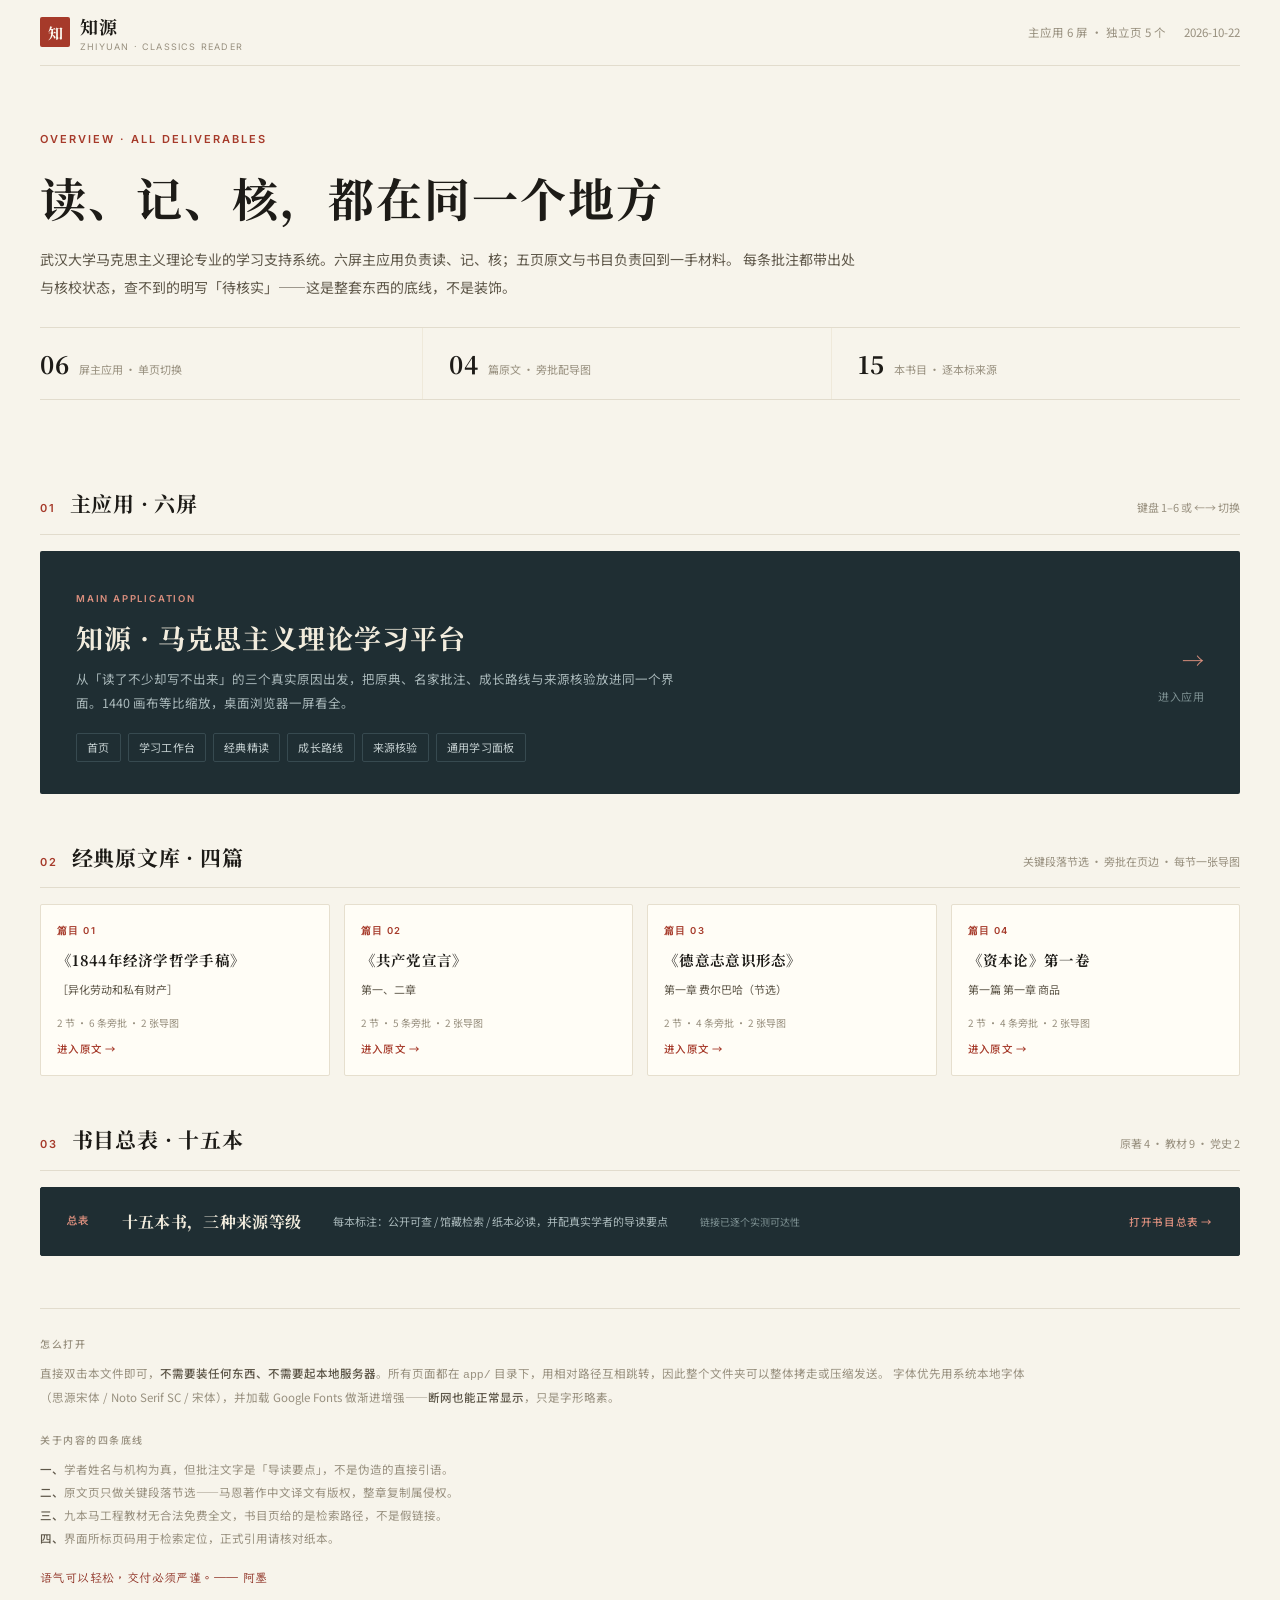
<file: index.html>
<!DOCTYPE html>
<html lang="zh-CN">
<head>
<meta charset="UTF-8">
<meta name="viewport" content="width=device-width, initial-scale=1">
<title>知源 · 作品总览</title>
<link rel="icon" href="favicon.svg" type="image/svg+xml">
<link rel="preconnect" href="https://fonts.googleapis.com">
<link rel="preconnect" href="https://fonts.gstatic.com" crossorigin>
<link rel="stylesheet" href="https://fonts.googleapis.com/css2?family=Noto+Sans+SC:wght@400;500;700&family=Noto+Serif+SC:wght@400;600;700&family=LXGW+WenKai+TC&family=Inter:wght@400;500;600&display=swap" media="print" onload="this.media='all'">
<style>
:root{
  --paper:#F7F4EB; --paper-warm:#F1EBDD; --paper-anno:#FBF6EA; --card:#FFFDF6;
  --ink:#1D1B17; --ink-2:#3A342B; --ink-2b:#5E5749; --ink-3b:#98907F; --ink-4:#B6AE9C;
  --cinnabar:#A63A2A; --cinnabar-tint:#EFE4DA; --cinnabar-ink:#8E3023;
  --deep:#1F2E33; --deep-2:#26383E; --on-deep:#F2ECDD; --on-deep-2:#A9B8BA; --on-deep-3:#7D9092; --rose:#DB8F7E;
  --verify-bg:#E4EEE5; --verify-ink:#2F4F42;
  --pending-bg:#F5EBD5; --pending-ink:#8A6414;
  --line:#DCD4C0; --line-2:#E2DCCD; --line-3:#E6DFCE; --line-4:#EFE9DA;
  --font-serif:"Source Han Serif CN","Noto Serif SC","Songti SC","SimSun",serif;
  --font-sans:"Noto Sans SC","PingFang SC","Microsoft YaHei",sans-serif;
  --font-kai:"LXGW WenKai TC","Kaiti SC","KaiTi",serif;
  --font-mono:"Inter","SF Mono","Consolas",monospace;
  --ease:cubic-bezier(.22,.61,.36,1);
  --r:2px;
}
*{margin:0;padding:0;box-sizing:border-box}
html{-webkit-font-smoothing:antialiased}
body{
  background:var(--paper); color:var(--ink);
  font-family:var(--font-sans); font-size:14px; line-height:1.7;
}
a{color:inherit;text-decoration:none}
.wrap{max-width:1280px;margin:0 auto;padding:0 40px}

/* ---------- 顶栏 ---------- */
.top{
  display:flex;align-items:center;justify-content:space-between;
  height:66px;border-bottom:1px solid var(--line-2);
}
.brand{display:flex;align-items:center;gap:10px}
.mark{
  width:30px;height:30px;border-radius:var(--r);background:var(--cinnabar);
  display:flex;align-items:center;justify-content:center;
  font-family:var(--font-serif);font-weight:700;font-size:15px;color:#FBF7EE;
}
.bname{font-family:var(--font-serif);font-weight:700;font-size:18px;letter-spacing:1.4px}
.bsub{font-family:var(--font-mono);font-size:9px;letter-spacing:1.2px;color:var(--ink-3b);display:block;margin-top:-2px}
.top__right{display:flex;align-items:center;gap:18px;font-size:11.5px;color:var(--ink-3b)}
.top__right b{font-weight:500;color:var(--ink-2b)}

/* ---------- 页头 ---------- */
.hero{padding:64px 0 40px}
.kicker{
  display:block;font-family:var(--font-mono);font-size:11px;font-weight:600;
  letter-spacing:2px;color:var(--cinnabar);margin-bottom:16px;
}
h1{
  font-family:var(--font-serif);font-weight:700;font-size:46px;line-height:64px;
  letter-spacing:2px;margin-bottom:16px;
}
.lede{
  font-size:14px;line-height:28px;color:var(--ink-2b);max-width:820px;margin-bottom:26px;
}
.stats{display:flex;gap:0;border-top:1px solid var(--line-2);border-bottom:1px solid var(--line-2)}
.stat{flex:1;padding:16px 0 15px;display:flex;align-items:baseline;gap:10px}
.stat + .stat{border-left:1px solid var(--line-4);padding-left:26px}
.stat__n{font-family:var(--font-serif);font-weight:700;font-size:24px;letter-spacing:.5px}
.stat__l{font-size:11px;color:var(--ink-3b)}

/* ---------- 区块标题 ---------- */
.sec{padding-top:46px}
.sec__head{
  display:flex;align-items:baseline;gap:14px;
  padding-bottom:12px;border-bottom:1px solid var(--line-2);margin-bottom:16px;
}
.sec__no{font-family:var(--font-mono);font-size:11px;font-weight:600;letter-spacing:1.8px;color:var(--cinnabar)}
.sec__title{font-family:var(--font-serif);font-weight:700;font-size:21px;letter-spacing:.8px}
.sec__note{margin-left:auto;font-size:11px;color:var(--ink-3b)}

/* ---------- 主应用卡 ---------- */
.app{
  display:flex;align-items:flex-start;gap:48px;
  padding:34px 36px 32px;background:var(--deep);border-radius:var(--r);
  transition:background .22s var(--ease);
}
.app:hover{background:#233940}
.app__main{flex:1;min-width:0}
.app__kicker{font-family:var(--font-mono);font-size:9.5px;font-weight:600;letter-spacing:1.8px;color:var(--rose)}
.app__title{
  font-family:var(--font-serif);font-weight:700;font-size:27px;line-height:38px;
  letter-spacing:1px;color:var(--on-deep);margin:10px 0 10px;
}
.app__desc{font-size:12.5px;line-height:24px;color:var(--on-deep-2);max-width:600px;margin-bottom:18px}
.chips{display:flex;flex-wrap:wrap;gap:7px}
.chip{
  padding:4px 10px;border:1px solid #374A50;border-radius:var(--r);
  font-size:11px;color:#C4CFD0;letter-spacing:.3px;
}
.app__go{
  flex:none;display:flex;flex-direction:column;align-items:flex-end;gap:8px;
  align-self:center;
}
.go__arrow{
  font-family:var(--font-serif);font-size:22px;color:var(--rose);
  transition:transform .22s var(--ease);
}
.app:hover .go__arrow{transform:translateX(6px)}
.go__label{font-size:11px;letter-spacing:.5px;color:var(--on-deep-3)}

/* ---------- 篇目格 ---------- */
.grid4{display:grid;grid-template-columns:repeat(4,1fr);gap:14px}
.grid2{display:grid;grid-template-columns:1fr 1fr;gap:14px}
.card{
  display:flex;flex-direction:column;gap:9px;min-height:172px;
  padding:18px 16px;background:var(--card);
  border:1px solid var(--line-3);border-radius:var(--r);
  transition:border-color .22s var(--ease),background .22s var(--ease);
}
.card:hover{border-color:var(--line);background:#FFFEF9}
.card__no{font-family:var(--font-mono);font-size:9.5px;font-weight:600;letter-spacing:1.4px;color:var(--cinnabar)}
.card__title{
  font-family:var(--font-serif);font-weight:700;font-size:14.5px;line-height:23px;letter-spacing:.3px;
}
.card__sub{font-size:11px;line-height:19px;color:var(--ink-2b)}
.card__meta{margin-top:auto;font-size:10px;color:var(--ink-3b)}
.card__go{font-size:10.5px;font-weight:500;letter-spacing:.4px;color:var(--cinnabar)}

/* 书目总表：深色整行 */
.card--index{
  grid-column:1 / -1;background:var(--deep);border-color:var(--deep);
  flex-direction:row;align-items:center;gap:32px;min-height:0;padding:22px 26px;
}
.card--index:hover{background:var(--deep-2);border-color:var(--deep-2)}
.card--index .card__no{color:var(--rose)}
.card--index .card__title{color:var(--on-deep);font-size:16px}
.card--index .card__sub{color:var(--on-deep-2);max-width:720px}
.card--index .card__meta{color:var(--on-deep-3);margin-top:0}
.card--index .card__go{color:var(--rose);margin-left:auto;flex:none;letter-spacing:.6px}

/* ---------- 页脚 ---------- */
.foot{margin-top:52px;padding:26px 0 60px;border-top:1px solid var(--line-2)}
.foot__title{
  font-family:var(--font-sans);font-size:10px;font-weight:500;letter-spacing:1.5px;
  color:var(--ink-3b);margin-bottom:10px;
}
.foot__body{font-size:11.5px;line-height:23px;color:var(--ink-3b);max-width:1000px}
.foot__body strong{font-weight:500;color:var(--ink-2b)}
.foot__sig{
  margin-top:18px;font-family:var(--font-kai);font-size:12px;color:var(--cinnabar-ink);letter-spacing:.4px;
}

/* 矮屏（如 1280×720 笔记本）：压缩页头，让主应用卡完整落在首屏 */
@media (max-height:800px){
  .hero{padding:38px 0 26px}
  h1{font-size:38px;line-height:52px;margin-bottom:12px}
  .lede{font-size:13px;line-height:25px;margin-bottom:20px}
  .stat{padding:12px 0 11px}
  .stat__n{font-size:21px}
  .sec{padding-top:34px}
  .app{padding:26px 30px 24px}
  .app__title{font-size:23px;line-height:34px;margin:8px 0 8px}
}

@media (max-width:640px){
  .wrap{padding:0 18px}
  h1{font-size:26px;line-height:38px;letter-spacing:.8px;text-wrap:balance}
  .lede{font-size:13px;line-height:25px}
  .hero{padding:34px 0 24px}
  .stats{display:grid;grid-template-columns:1fr 1fr;border-bottom:0}
  .stat{padding:12px 0}
  .stat + .stat{border-left:0;padding-left:0}
  .stat__n{font-size:20px}
  .grid4, .grid2{grid-template-columns:1fr}
  .app{padding:22px 18px;gap:14px}
  .app__title{font-size:20px;line-height:29px;text-wrap:balance}
  .app__desc{font-size:12px;line-height:22px}
  .chip{font-size:10.5px;padding:3px 8px}
  .card{min-height:0;padding:16px 14px}
  .card--index{padding:18px}
  .card--index .card__title{font-size:15px}
  .card--index .card__sub{font-size:11px}
  .foot__body{font-size:11px;line-height:22px}
  .top__right span:first-child{display:none}
}

@media (max-width:1080px){
  .wrap{padding:0 24px}
  h1{font-size:34px;line-height:48px;letter-spacing:1.2px}
  .grid4{grid-template-columns:1fr 1fr}
  .app{flex-direction:column;gap:20px}
  .stats{flex-wrap:wrap}
  .stat{flex:1 1 50%}
  .card--index{flex-direction:column;align-items:flex-start;gap:10px}
  .card--index .card__go{margin-left:0}
}
</style>
</head>
<body>

<div class="wrap">

  <header class="top">
    <div class="brand">
      <div class="mark">知</div>
      <div>
        <div class="bname">知源</div>
        <span class="bsub">ZHIYUAN · CLASSICS READER</span>
      </div>
    </div>
    <div class="top__right">
      <span>主应用 6 屏 · 独立页 5 个</span>
      <span>2026-10-22</span>
    </div>
  </header>

  <section class="hero">
    <span class="kicker">OVERVIEW · ALL DELIVERABLES</span>
    <h1>读、记、核，都在同一个地方</h1>
    <p class="lede">
      武汉大学马克思主义理论专业的学习支持系统。六屏主应用负责读、记、核；五页原文与书目负责回到一手材料。
      每条批注都带出处与核校状态，查不到的明写「待核实」——这是整套东西的底线，不是装饰。
    </p>
    <div class="stats">
      <div class="stat"><span class="stat__n">06</span><span class="stat__l">屏主应用 · 单页切换</span></div>
      <div class="stat"><span class="stat__n">04</span><span class="stat__l">篇原文 · 旁批配导图</span></div>
      <div class="stat"><span class="stat__n">15</span><span class="stat__l">本书目 · 逐本标来源</span></div>
    </div>
  </section>

  <!-- 主应用 -->
  <section class="sec">
    <div class="sec__head">
      <span class="sec__no">01</span>
      <h2 class="sec__title">主应用 · 六屏</h2>
      <span class="sec__note">键盘 1–6 或 ←→ 切换</span>
    </div>

    <a class="app" href="app/index.html">
      <div class="app__main">
        <span class="app__kicker">MAIN APPLICATION</span>
        <h3 class="app__title">知源 · 马克思主义理论学习平台</h3>
        <p class="app__desc">
          从「读了不少却写不出来」的三个真实原因出发，把原典、名家批注、成长路线与来源核验放进同一个界面。1440 画布等比缩放，桌面浏览器一屏看全。
        </p>
        <div class="chips">
          <span class="chip">首页</span>
          <span class="chip">学习工作台</span>
          <span class="chip">经典精读</span>
          <span class="chip">成长路线</span>
          <span class="chip">来源核验</span>
          <span class="chip">通用学习面板</span>
        </div>
      </div>
      <div class="app__go">
        <span class="go__arrow">→</span>
        <span class="go__label">进入应用</span>
      </div>
    </a>
  </section>

  <!-- 原文库 -->
  <section class="sec">
    <div class="sec__head">
      <span class="sec__no">02</span>
      <h2 class="sec__title">经典原文库 · 四篇</h2>
      <span class="sec__note">关键段落节选 · 旁批在页边 · 每节一张导图</span>
    </div>

    <div class="grid4">
      <a class="card" href="app/works/manuscrit-1844.html">
        <span class="card__no">篇目 01</span>
        <span class="card__title">《1844年经济学哲学手稿》</span>
        <span class="card__sub">［异化劳动和私有财产］</span>
        <span class="card__meta">2 节 · 6 条旁批 · 2 张导图</span>
        <span class="card__go">进入原文 →</span>
      </a>

      <a class="card" href="app/works/manifesto.html">
        <span class="card__no">篇目 02</span>
        <span class="card__title">《共产党宣言》</span>
        <span class="card__sub">第一、二章</span>
        <span class="card__meta">2 节 · 5 条旁批 · 2 张导图</span>
        <span class="card__go">进入原文 →</span>
      </a>

      <a class="card" href="app/works/german-ideology.html">
        <span class="card__no">篇目 03</span>
        <span class="card__title">《德意志意识形态》</span>
        <span class="card__sub">第一章 费尔巴哈（节选）</span>
        <span class="card__meta">2 节 · 4 条旁批 · 2 张导图</span>
        <span class="card__go">进入原文 →</span>
      </a>

      <a class="card" href="app/works/capital.html">
        <span class="card__no">篇目 04</span>
        <span class="card__title">《资本论》第一卷</span>
        <span class="card__sub">第一篇 第一章 商品</span>
        <span class="card__meta">2 节 · 4 条旁批 · 2 张导图</span>
        <span class="card__go">进入原文 →</span>
      </a>
    </div>
  </section>

  <!-- 书目总表 -->
  <section class="sec">
    <div class="sec__head">
      <span class="sec__no">03</span>
      <h2 class="sec__title">书目总表 · 十五本</h2>
      <span class="sec__note">原著 4 · 教材 9 · 党史 2</span>
    </div>

    <div class="grid2">
      <a class="card card--index" href="app/works/library.html">
        <span class="card__no">总表</span>
        <span class="card__title">十五本书，三种来源等级</span>
        <span class="card__sub">每本标注：公开可查 / 馆藏检索 / 纸本必读，并配真实学者的导读要点</span>
        <span class="card__meta">链接已逐个实测可达性</span>
        <span class="card__go">打开书目总表 →</span>
      </a>
    </div>
  </section>

  <!-- 页脚 -->
  <footer class="foot">
    <p class="foot__title">怎么打开</p>
    <p class="foot__body">
      直接双击本文件即可，<strong>不需要装任何东西、不需要起本地服务器</strong>。所有页面都在 <code>app/</code> 目录下，用相对路径互相跳转，因此整个文件夹可以整体拷走或压缩发送。
      字体优先用系统本地字体（思源宋体 / Noto Serif SC / 宋体），并加载 Google Fonts 做渐进增强——<strong>断网也能正常显示</strong>，只是字形略素。
    </p>

    <p class="foot__title" style="margin-top:22px">关于内容的四条底线</p>
    <p class="foot__body">
      <strong>一、</strong>学者姓名与机构为真，但批注文字是「导读要点」，不是伪造的直接引语。<br>
      <strong>二、</strong>原文页只做关键段落节选——马恩著作中文译文有版权，整章复制属侵权。<br>
      <strong>三、</strong>九本马工程教材无合法免费全文，书目页给的是检索路径，不是假链接。<br>
      <strong>四、</strong>界面所标页码用于检索定位，正式引用请核对纸本。
    </p>

    <p class="foot__sig">语气可以轻松，交付必须严谨。—— 阿墨</p>
  </footer>

</div>

</body>
</html>
</file>
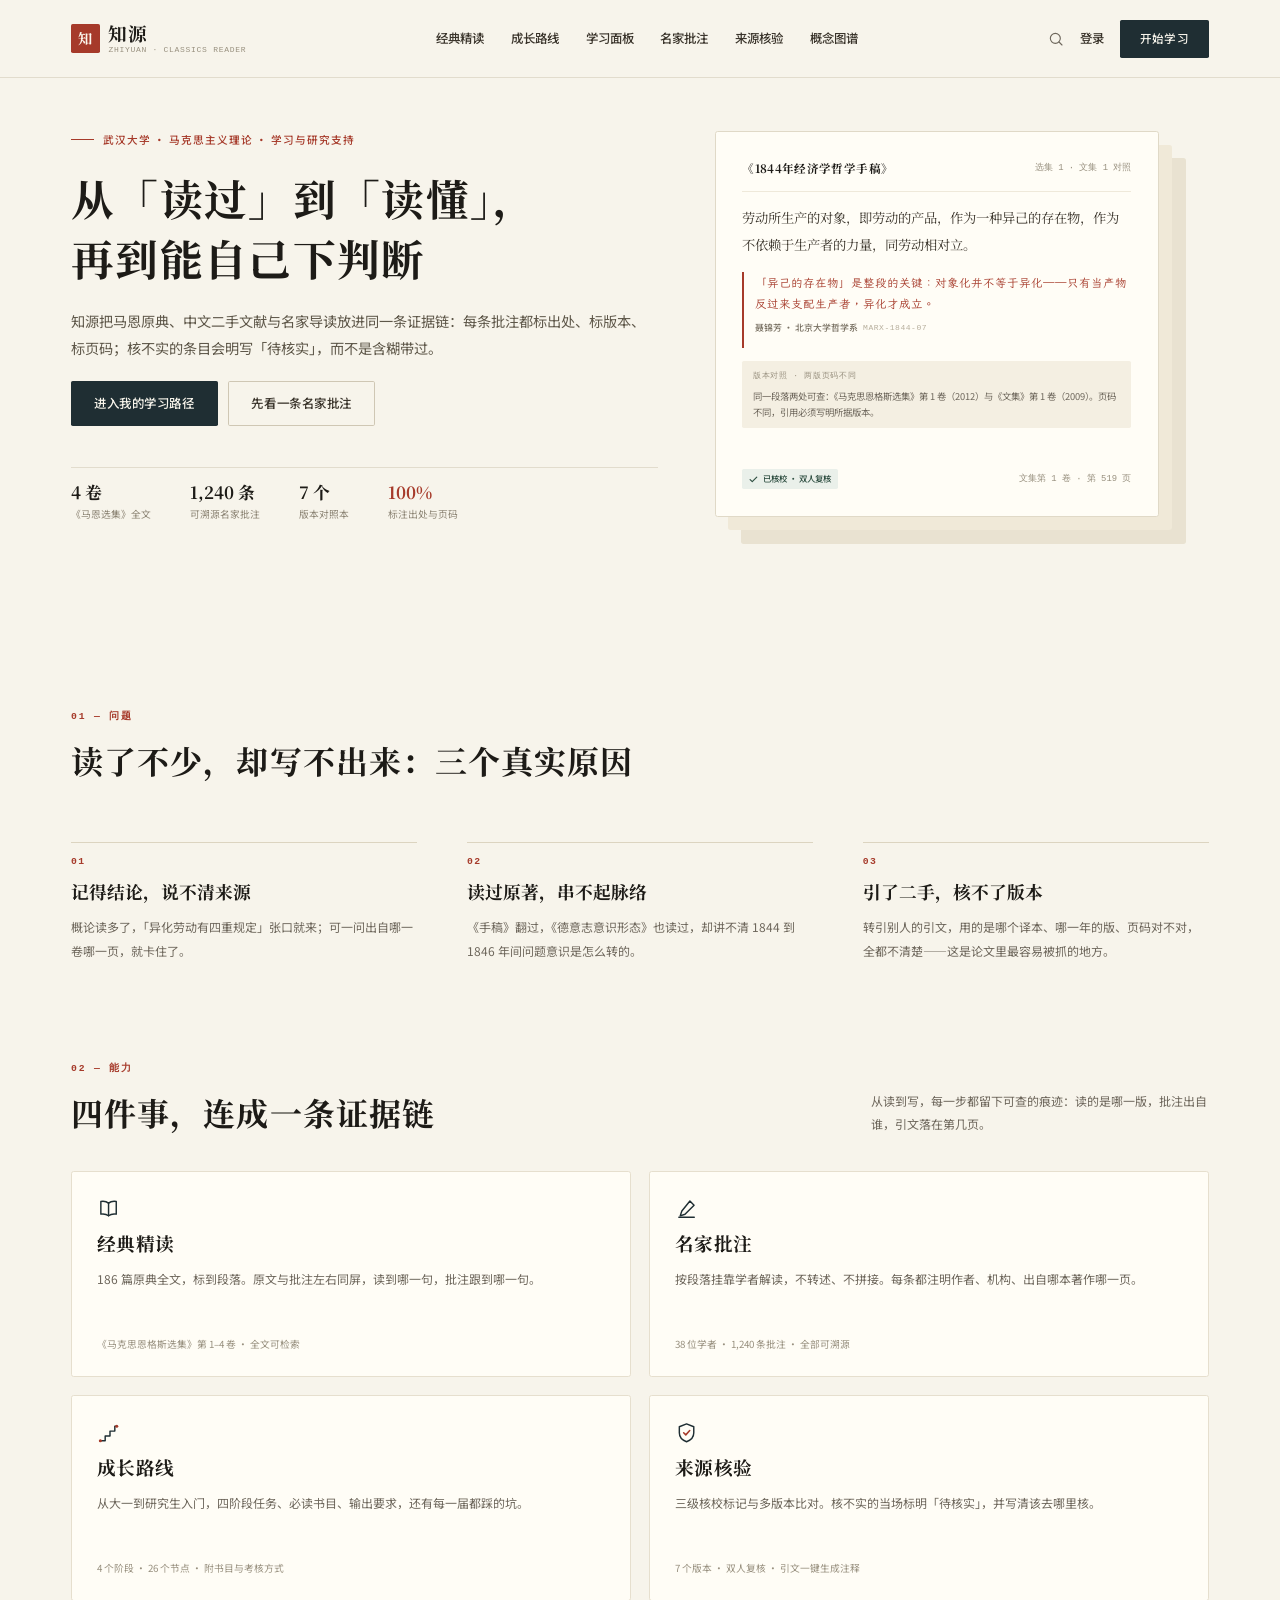
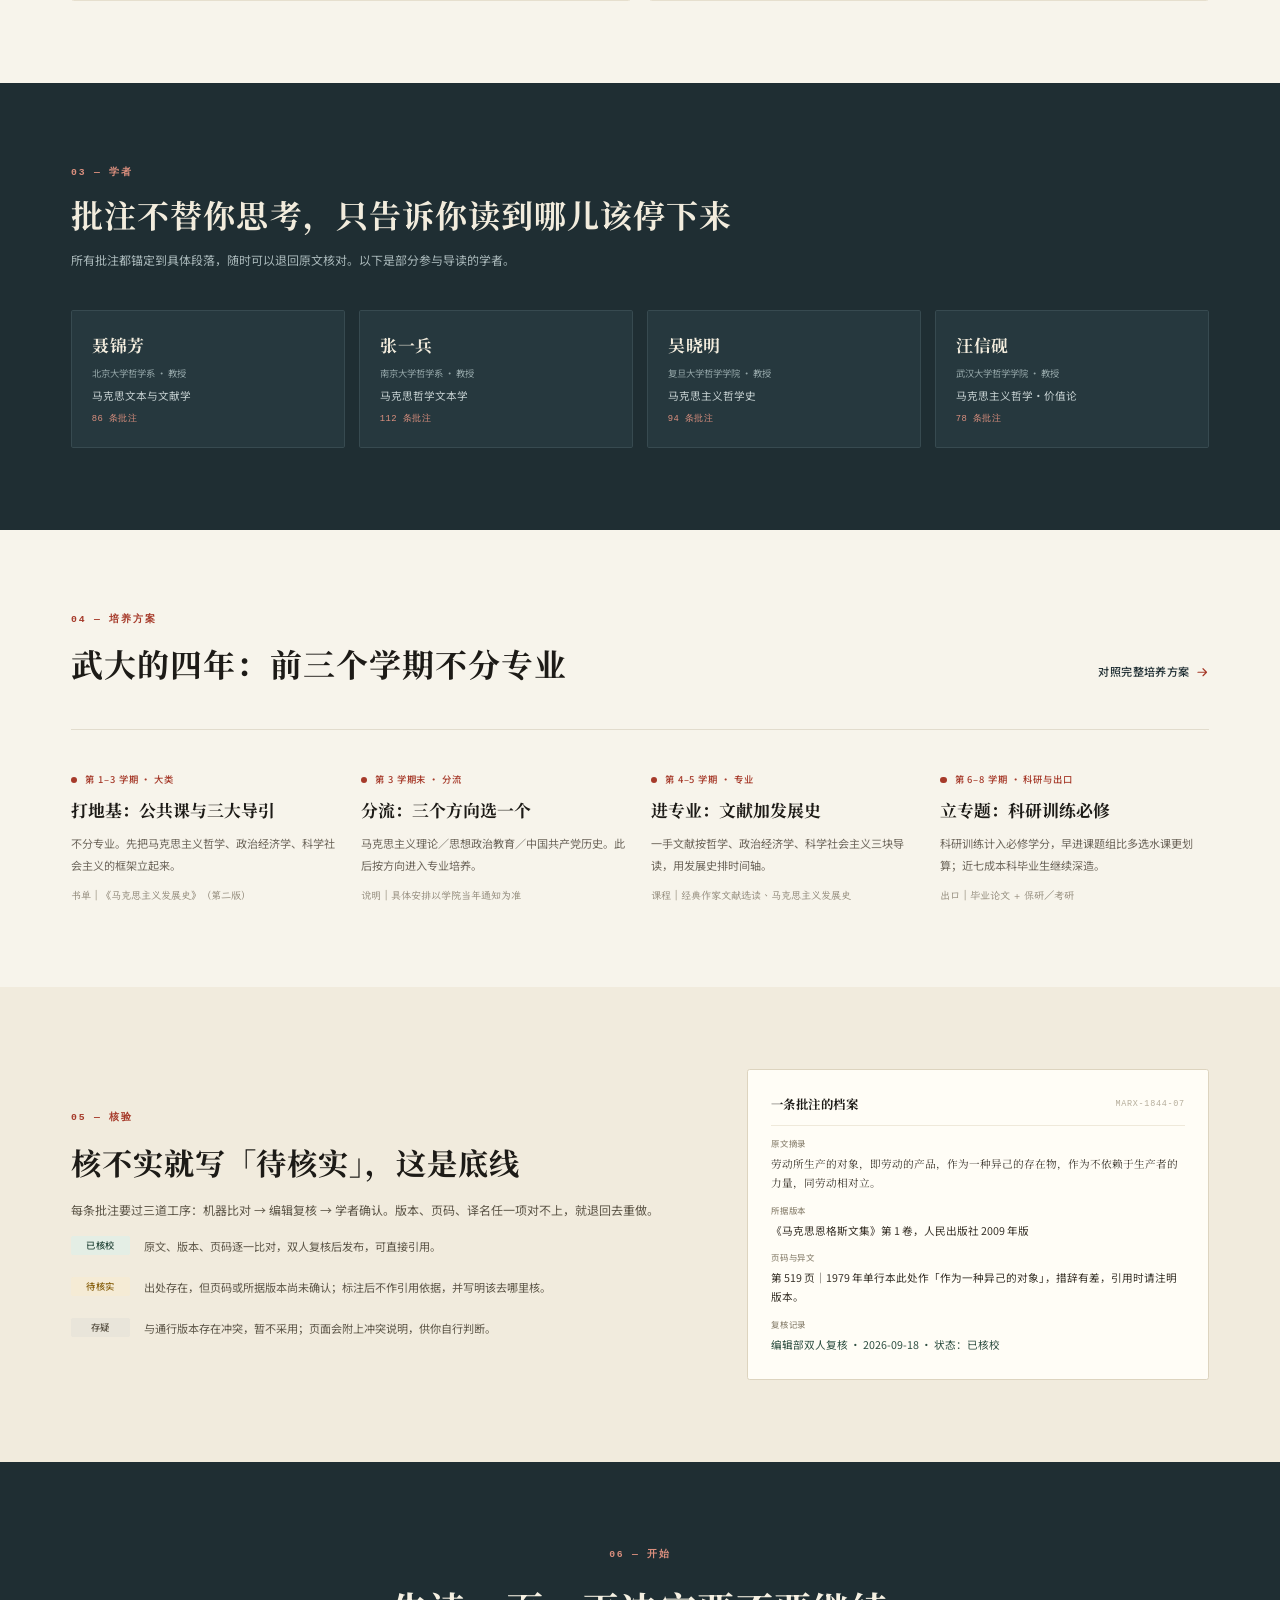
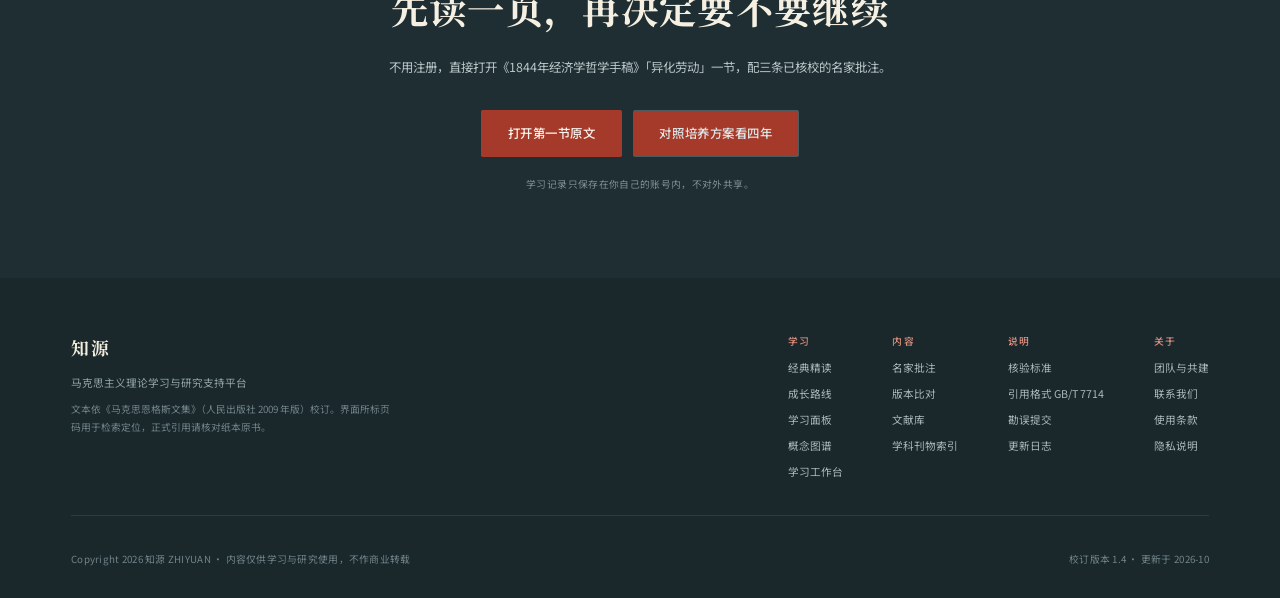
<file: app/index.html>
<!DOCTYPE html>
<html lang="zh-CN">
<head>
<meta charset="UTF-8">
<meta name="viewport" content="width=device-width, initial-scale=1">
<title>知源 · 马克思主义理论学习与研究支持</title>
<meta name="description" content="知源把马恩原典、中文二手文献与名家导读放进同一条证据链：可溯源、可核校、可追溯版本。">
<link rel="icon" href="favicon.svg" type="image/svg+xml">

<link rel="preconnect" href="https://fonts.googleapis.com">
<link rel="preconnect" href="https://fonts.gstatic.com" crossorigin>
<link rel="stylesheet" href="https://fonts.googleapis.com/css2?family=Noto+Sans+SC:wght@400;500;700&family=Noto+Serif+SC:wght@400;600;700&family=LXGW+WenKai+TC&display=swap" media="print" onload="this.media='all'">

<link rel="stylesheet" href="css/tokens.css">
<link rel="stylesheet" href="css/base.css">
<link rel="stylesheet" href="css/home.css">
<link rel="stylesheet" href="css/dashboard.css">
<link rel="stylesheet" href="css/reader.css">
<link rel="stylesheet" href="css/roadmap.css">
<link rel="stylesheet" href="css/verify.css">
<link rel="stylesheet" href="css/panel.css">
<link rel="stylesheet" href="css/mobile.css">
</head>
<body>

<main class="stage" id="stage">

<!-- ============================================================
     01 首页
     ============================================================ -->
<section class="screen is-active" id="home" data-screen="home">

  <header class="site-header">
    <div class="brand">
      <div class="brand__mark">知</div>
      <div class="brand__text">
        <span class="brand__name">知源</span>
        <span class="brand__latin">ZHIYUAN · CLASSICS READER</span>
      </div>
    </div>

    <nav class="nav">
      <a href="#reader" data-nav="reader">经典精读</a>
      <a href="#roadmap" data-nav="roadmap">成长路线</a>
      <a href="#panel" data-nav="panel">学习面板</a>
      <a href="#reader" data-nav="reader">名家批注</a>
      <a href="#verify" data-nav="verify">来源核验</a>
      <a href="#dashboard" data-nav="dashboard">概念图谱</a>
    </nav>

    <div class="header-right">
      <svg class="icon-search" viewBox="0 0 24 24" fill="none" aria-hidden="true">
        <circle cx="11" cy="11" r="7.5" stroke="#6E675C" stroke-width="1.7"/>
        <path d="M16.5 16.5L21 21" stroke="#6E675C" stroke-width="1.7" stroke-linecap="round"/>
      </svg>
      <a class="login link-quiet" href="#dashboard" data-nav="dashboard">登录</a>
      <a class="btn btn-header" href="#dashboard" data-nav="dashboard">开始学习</a>
    </div>
  </header>
  <div class="rule"></div>

  <!-- Hero -->
  <div class="hero">
    <div class="hero__left">
      <div class="kicker">
        <span class="kicker__line"></span>
        <span class="kicker__text">武汉大学 · 马克思主义理论 · 学习与研究支持</span>
      </div>

      <h1 class="hero__title">从「读过」到「读懂」，<br>再到能自己下判断</h1>

      <p class="hero__sub">知源把马恩原典、中文二手文献与名家导读放进同一条证据链：每条批注都标出处、标版本、标页码；核不实的条目会明写「待核实」，而不是含糊带过。</p>

      <div class="hero__actions">
        <a class="btn btn-primary" href="#dashboard" data-nav="dashboard">进入我的学习路径</a>
        <a class="btn btn-ghost" href="#reader" data-nav="reader">先看一条名家批注</a>
      </div>

      <div class="hero__trust">
        <div class="rule"></div>
        <div class="trust-row">
          <div class="stat">
            <span class="stat__value">4 卷</span>
            <span class="stat__label">《马恩选集》全文</span>
          </div>
          <div class="stat">
            <span class="stat__value">1,240 条</span>
            <span class="stat__label">可溯源名家批注</span>
          </div>
          <div class="stat">
            <span class="stat__value">7 个</span>
            <span class="stat__label">版本对照本</span>
          </div>
          <div class="stat">
            <span class="stat__value stat__value--accent">100%</span>
            <span class="stat__label">标注出处与页码</span>
          </div>
        </div>
      </div>
    </div>

    <!-- 叠纸阅读卡 -->
    <div class="stack">
      <div class="stack__layer stack__layer--2"></div>
      <div class="stack__layer stack__layer--1"></div>

      <article class="reading-card">
        <div class="card__meta">
          <span class="card__book">《1844年经济学哲学手稿》</span>
          <span class="card__edition">选集 1 · 文集 1 对照</span>
        </div>
        <div class="rule-soft"></div>

        <p class="card__quote">劳动所生产的对象，即劳动的产品，作为一种异己的存在物，作为不依赖于生产者的力量，同劳动相对立。</p>

        <div class="anno">
          <div class="anno__bar"></div>
          <div class="anno__body">
            <p class="anno__text">「异己的存在物」是整段的关键：对象化并不等于异化——只有当产物反过来支配生产者，异化才成立。</p>
            <div class="anno__scholar">
              <span class="anno__name">聂锦芳 · 北京大学哲学系</span>
              <span class="anno__id">MARX-1844-07</span>
            </div>
          </div>
        </div>

        <div class="card__version">
          <span class="version__label">版本对照 · 两版页码不同</span>
          <p class="version__text">同一段落两处可查：《马克思恩格斯选集》第 1 卷（2012）与《文集》第 1 卷（2009）。页码不同，引用必须写明所据版本。</p>
        </div>

        <div class="card__footer">
          <span class="badge-verified">
            <svg width="10" height="10" viewBox="0 0 12 12" fill="none" aria-hidden="true">
              <path d="M1.5 6.2L4.4 9L10.5 2.8" stroke="#2F4F42" stroke-width="1.6" stroke-linecap="round" stroke-linejoin="round"/>
            </svg>
            已核校 · 双人复核
          </span>
          <span class="card__pageref">文集第 1 卷 · 第 519 页</span>
        </div>
      </article>
    </div>
  </div>

  <!-- 02 问题诊断 -->
  <section class="section pain">
    <div class="pain__head">
      <span class="section__kicker">01 — 问题</span>
      <h2 class="section__title">读了不少，却写不出来：三个真实原因</h2>
    </div>

    <div class="pain__grid">
      <article class="pain__item">
        <div class="pain__rule"></div>
        <span class="pain__index">01</span>
        <h3 class="pain__title">记得结论，说不清来源</h3>
        <p class="pain__body">概论读多了，「异化劳动有四重规定」张口就来；可一问出自哪一卷哪一页，就卡住了。</p>
      </article>
      <article class="pain__item">
        <div class="pain__rule"></div>
        <span class="pain__index">02</span>
        <h3 class="pain__title">读过原著，串不起脉络</h3>
        <p class="pain__body">《手稿》翻过，《德意志意识形态》也读过，却讲不清 1844 到 1846 年间问题意识是怎么转的。</p>
      </article>
      <article class="pain__item">
        <div class="pain__rule"></div>
        <span class="pain__index">03</span>
        <h3 class="pain__title">引了二手，核不了版本</h3>
        <p class="pain__body">转引别人的引文，用的是哪个译本、哪一年的版、页码对不对，全都不清楚——这是论文里最容易被抓的地方。</p>
      </article>
    </div>
  </section>

  <!-- 03 核心能力 -->
  <section class="section section--tight-top cap">
    <div class="cap__head">
      <div class="cap__head-left">
        <span class="section__kicker">02 — 能力</span>
        <h2 class="section__title">四件事，连成一条证据链</h2>
      </div>
      <p class="section__desc cap__head-right">从读到写，每一步都留下可查的痕迹：读的是哪一版，批注出自谁，引文落在第几页。</p>
    </div>

    <div class="cap__grid">
      <article class="cap-card">
        <svg class="cap-card__icon" viewBox="0 0 24 24" fill="none" aria-hidden="true">
          <path d="M12 6.4C10.4 5.1 8.4 4.5 6.2 4.5c-1 0-1.8.1-2.2.2v13.1c.4-.1 1.2-.2 2.2-.2 2.2 0 4.2.6 5.8 1.9 1.6-1.3 3.6-1.9 5.8-1.9 1 0 1.8.1 2.2.2V4.7c-.4-.1-1.2-.2-2.2-.2-2.2 0-4.2.6-5.8 1.9Z" stroke="#1F2E33" stroke-width="1.5" stroke-linejoin="round"/>
          <path d="M12 6.4v13.1" stroke="#1F2E33" stroke-width="1.5" stroke-linecap="round"/>
        </svg>
        <h3 class="cap-card__title">经典精读</h3>
        <p class="cap-card__body">186 篇原典全文，标到段落。原文与批注左右同屏，读到哪一句，批注跟到哪一句。</p>
        <div class="cap-card__spacer"></div>
        <p class="cap-card__meta">《马克思恩格斯选集》第 1–4 卷 · 全文可检索</p>
      </article>

      <article class="cap-card">
        <svg class="cap-card__icon" viewBox="0 0 24 24" fill="none" aria-hidden="true">
          <path d="M15.5 4.2l4.3 4.3-9.4 9.4-5 1.7 1.7-5 8.4-10.4Z" stroke="#1F2E33" stroke-width="1.5" stroke-linejoin="round"/>
          <path d="M4 21h16" stroke="#1F2E33" stroke-width="1.5" stroke-linecap="round"/>
        </svg>
        <h3 class="cap-card__title">名家批注</h3>
        <p class="cap-card__body">按段落挂靠学者解读，不转述、不拼接。每条都注明作者、机构、出自哪本著作哪一页。</p>
        <div class="cap-card__spacer"></div>
        <p class="cap-card__meta">38 位学者 · 1,240 条批注 · 全部可溯源</p>
      </article>

      <article class="cap-card">
        <svg class="cap-card__icon" viewBox="0 0 24 24" fill="none" aria-hidden="true">
          <path d="M3.5 20.5h5v-5h5v-5h5v-5h2" stroke="#1F2E33" stroke-width="1.5" stroke-linecap="round" stroke-linejoin="round"/>
          <circle cx="3.5" cy="20.5" r="1.6" fill="#A63A2A"/>
          <circle cx="20.5" cy="5.5" r="1.6" fill="#A63A2A"/>
        </svg>
        <h3 class="cap-card__title">成长路线</h3>
        <p class="cap-card__body">从大一到研究生入门，四阶段任务、必读书目、输出要求，还有每一届都踩的坑。</p>
        <div class="cap-card__spacer"></div>
        <p class="cap-card__meta">4 个阶段 · 26 个节点 · 附书目与考核方式</p>
      </article>

      <article class="cap-card">
        <svg class="cap-card__icon" viewBox="0 0 24 24" fill="none" aria-hidden="true">
          <path d="M12 3l7.5 3v6.2c0 4.2-3.2 7.8-7.5 9.3-4.3-1.5-7.5-5.1-7.5-9.3V6L12 3Z" stroke="#1F2E33" stroke-width="1.5" stroke-linejoin="round"/>
          <path d="M9 12.2l2.2 2.2 4.1-4.5" stroke="#A63A2A" stroke-width="1.6" stroke-linecap="round" stroke-linejoin="round"/>
        </svg>
        <h3 class="cap-card__title">来源核验</h3>
        <p class="cap-card__body">三级核校标记与多版本比对。核不实的当场标明「待核实」，并写清该去哪里核。</p>
        <div class="cap-card__spacer"></div>
        <p class="cap-card__meta">7 个版本 · 双人复核 · 引文一键生成注释</p>
      </article>
    </div>
  </section>

  <!-- 04 名家批注墙 -->
  <section class="scholar-band">
    <span class="section__kicker">03 — 学者</span>
    <h2 class="section__title">批注不替你思考，只告诉你读到哪儿该停下来</h2>
    <p class="scholar-band__sub">所有批注都锚定到具体段落，随时可以退回原文核对。以下是部分参与导读的学者。</p>

    <div class="scholar-grid">
      <article class="scholar-card">
        <h3 class="scholar-card__name">聂锦芳</h3>
        <p class="scholar-card__org">北京大学哲学系 · 教授</p>
        <p class="scholar-card__research">马克思文本与文献学</p>
        <span class="scholar-card__count">86 条批注</span>
      </article>
      <article class="scholar-card">
        <h3 class="scholar-card__name">张一兵</h3>
        <p class="scholar-card__org">南京大学哲学系 · 教授</p>
        <p class="scholar-card__research">马克思哲学文本学</p>
        <span class="scholar-card__count">112 条批注</span>
      </article>
      <article class="scholar-card">
        <h3 class="scholar-card__name">吴晓明</h3>
        <p class="scholar-card__org">复旦大学哲学学院 · 教授</p>
        <p class="scholar-card__research">马克思主义哲学史</p>
        <span class="scholar-card__count">94 条批注</span>
      </article>
      <article class="scholar-card">
        <h3 class="scholar-card__name">汪信砚</h3>
        <p class="scholar-card__org">武汉大学哲学学院 · 教授</p>
        <p class="scholar-card__research">马克思主义哲学·价值论</p>
        <span class="scholar-card__count">78 条批注</span>
      </article>
    </div>
  </section>

  <!-- 05 成长路线预览 -->
  <section class="section path">
    <div class="path__head">
      <div class="path__head-left">
        <span class="section__kicker">04 — 培养方案</span>
        <h2 class="section__title">武大的四年：前三个学期不分专业</h2>
      </div>
      <a class="path__link" href="#roadmap" data-nav="roadmap">
        对照完整培养方案
        <svg width="14" height="14" viewBox="0 0 16 16" fill="none" aria-hidden="true">
          <path d="M2.5 8h11M9 3.5L13.5 8 9 12.5" stroke="#A63A2A" stroke-width="1.5" stroke-linecap="round" stroke-linejoin="round"/>
        </svg>
      </a>
    </div>

    <div class="rule"></div>

    <div class="path__grid">
      <article class="stage">
        <div class="stage__marker">
          <span class="stage__dot"></span>
          <span class="stage__label">第 1–3 学期 · 大类</span>
        </div>
        <h3 class="stage__title">打地基：公共课与三大导引</h3>
        <p class="stage__body">不分专业。先把马克思主义哲学、政治经济学、科学社会主义的框架立起来。</p>
        <p class="stage__books">书单｜《马克思主义发展史》（第二版）</p>
      </article>

      <article class="stage">
        <div class="stage__marker">
          <span class="stage__dot"></span>
          <span class="stage__label">第 3 学期末 · 分流</span>
        </div>
        <h3 class="stage__title">分流：三个方向选一个</h3>
        <p class="stage__body">马克思主义理论／思想政治教育／中国共产党历史。此后按方向进入专业培养。</p>
        <p class="stage__books">说明｜具体安排以学院当年通知为准</p>
      </article>

      <article class="stage">
        <div class="stage__marker">
          <span class="stage__dot"></span>
          <span class="stage__label">第 4–5 学期 · 专业</span>
        </div>
        <h3 class="stage__title">进专业：文献加发展史</h3>
        <p class="stage__body">一手文献按哲学、政治经济学、科学社会主义三块导读，用发展史排时间轴。</p>
        <p class="stage__books">课程｜经典作家文献选读、马克思主义发展史</p>
      </article>

      <article class="stage">
        <div class="stage__marker">
          <span class="stage__dot"></span>
          <span class="stage__label">第 6–8 学期 · 科研与出口</span>
        </div>
        <h3 class="stage__title">立专题：科研训练必修</h3>
        <p class="stage__body">科研训练计入必修学分，早进课题组比多选水课更划算；近七成本科毕业生继续深造。</p>
        <p class="stage__books">出口｜毕业论文 + 保研／考研</p>
      </article>
    </div>
  </section>

  <!-- 06 来源核验 -->
  <section class="verify">
    <div class="verify__left">
      <span class="section__kicker">05 — 核验</span>
      <h2 class="verify__title">核不实就写「待核实」，这是底线</h2>
      <p class="verify__desc">每条批注要过三道工序：机器比对 → 编辑复核 → 学者确认。版本、页码、译名任一项对不上，就退回去重做。</p>

      <div class="verify__row">
        <span class="verify__badge verify__badge--ok">已核校</span>
        <p class="verify__text">原文、版本、页码逐一比对，双人复核后发布，可直接引用。</p>
      </div>
      <div class="verify__row">
        <span class="verify__badge verify__badge--pending">待核实</span>
        <p class="verify__text">出处存在，但页码或所据版本尚未确认；标注后不作引用依据，并写明该去哪里核。</p>
      </div>
      <div class="verify__row">
        <span class="verify__badge verify__badge--doubt">存疑</span>
        <p class="verify__text">与通行版本存在冲突，暂不采用；页面会附上冲突说明，供你自行判断。</p>
      </div>
    </div>

    <article class="evidence-card">
      <div class="ev__head">
        <h3 class="ev__title">一条批注的档案</h3>
        <span class="ev__code">MARX-1844-07</span>
      </div>
      <div class="rule-soft"></div>

      <div class="ev__field">
        <span class="ev__label">原文摘录</span>
        <p class="ev__value ev__value--quote">劳动所生产的对象，即劳动的产品，作为一种异己的存在物，作为不依赖于生产者的力量，同劳动相对立。</p>
      </div>
      <div class="ev__field">
        <span class="ev__label">所据版本</span>
        <p class="ev__value">《马克思恩格斯文集》第 1 卷，人民出版社 2009 年版</p>
      </div>
      <div class="ev__field">
        <span class="ev__label">页码与异文</span>
        <p class="ev__value">第 519 页｜1979 年单行本此处作「作为一种异己的对象」，措辞有差，引用时请注明版本。</p>
      </div>
      <div class="ev__field">
        <span class="ev__label">复核记录</span>
        <p class="ev__value ev__value--ok">编辑部双人复核 · 2026-09-18 · 状态：已核校</p>
      </div>
    </article>
  </section>

  <!-- 07 结尾 CTA -->
  <section class="cta">
    <span class="section__kicker">06 — 开始</span>
    <h2 class="cta__title">先读一页，再决定要不要继续</h2>
    <p class="cta__sub">不用注册，直接打开《1844年经济学哲学手稿》「异化劳动」一节，配三条已核校的名家批注。</p>
    <div class="cta__actions">
      <a class="btn btn-cta" href="#reader" data-nav="reader">打开第一节原文</a>
      <a class="btn btn-cta btn-cta--ghost" href="#roadmap" data-nav="roadmap">对照培养方案看四年</a>
    </div>
    <p class="cta__note">学习记录只保存在你自己的账号内，不对外共享。</p>
  </section>

  <!-- 08 页脚 -->
  <footer class="site-footer">
    <div class="footer__top">
      <div class="footer__brand">
        <span class="footer__name">知源</span>
        <span class="footer__tag">马克思主义理论学习与研究支持平台</span>
        <p class="footer__note">文本依《马克思恩格斯文集》（人民出版社 2009 年版）校订。界面所标页码用于检索定位，正式引用请核对纸本原书。</p>
      </div>

      <div class="footer__cols">
        <div class="footer__col">
          <span class="footer__col-title">学习</span>
          <a class="footer__link" href="#reader" data-nav="reader">经典精读</a>
          <a class="footer__link" href="#roadmap" data-nav="roadmap">成长路线</a>
          <a class="footer__link" href="#panel" data-nav="panel">学习面板</a>
          <a class="footer__link" href="#dashboard" data-nav="dashboard">概念图谱</a>
          <a class="footer__link" href="#dashboard" data-nav="dashboard">学习工作台</a>
        </div>
        <div class="footer__col">
          <span class="footer__col-title">内容</span>
          <a class="footer__link" href="#reader" data-nav="reader">名家批注</a>
          <a class="footer__link" href="#verify" data-nav="verify">版本比对</a>
          <a class="footer__link" href="#verify" data-nav="verify">文献库</a>
          <a class="footer__link" href="#verify" data-nav="verify">学科刊物索引</a>
        </div>
        <div class="footer__col">
          <span class="footer__col-title">说明</span>
          <a class="footer__link" href="#verify" data-nav="verify">核验标准</a>
          <a class="footer__link" href="#verify" data-nav="verify">引用格式 GB/T 7714</a>
          <a class="footer__link" href="#verify" data-nav="verify">勘误提交</a>
          <a class="footer__link" href="#verify" data-nav="verify">更新日志</a>
        </div>
        <div class="footer__col">
          <span class="footer__col-title">关于</span>
          <a class="footer__link" href="#home" data-nav="home">团队与共建</a>
          <a class="footer__link" href="#home" data-nav="home">联系我们</a>
          <a class="footer__link" href="#home" data-nav="home">使用条款</a>
          <a class="footer__link" href="#home" data-nav="home">隐私说明</a>
        </div>
      </div>
    </div>

    <div class="rule" style="background:#2C3B40"></div>

    <div class="footer__bottom">
      <span>Copyright 2026 知源 ZHIYUAN · 内容仅供学习与研究使用，不作商业转载</span>
      <span>校订版本 1.4 · 更新于 2026-10</span>
    </div>
  </footer>
</section>

<!-- ============================================================
     02 学习工作台
     ============================================================ -->
<section class="screen" id="dashboard" data-screen="dashboard" data-fit="height">
  <div class="dash">
    <aside class="sidebar">
      <div class="brand">
        <div class="brand__mark">知</div>
        <span class="brand__name">知源</span>
      </div>

      <nav class="sidebar__nav">
        <a class="sidebar__item is-active" href="#dashboard" data-nav="dashboard">今日学习</a>
        <a class="sidebar__item" href="#panel" data-nav="panel">学习面板</a>
        <a class="sidebar__item" href="#reader" data-nav="reader">经典精读</a>
        <a class="sidebar__item" href="#reader" data-nav="reader">我的批注</a>
        <a class="sidebar__item" href="#roadmap" data-nav="roadmap">成长路线</a>
        <a class="sidebar__item" href="#verify" data-nav="verify">来源核验</a>
        <a class="sidebar__item" href="#dashboard" data-nav="dashboard">概念图谱</a>
      </nav>
    </aside>

    <div class="dash__main">
      <div class="dash__topbar">
        <div class="greeting">
          <h1 class="greeting__title">晚上好，同学</h1>
          <p class="greeting__meta">10 月 21 日 周三 · 已连续学习 12 天 · 本周目标完成 4/6</p>
        </div>

        <div class="topbar-right">
          <div class="search-pill">
            <svg width="14" height="14" viewBox="0 0 24 24" fill="none" aria-hidden="true">
              <circle cx="11" cy="11" r="7.5" stroke="#8C8474" stroke-width="1.8"/>
              <path d="M16.5 16.5L21 21" stroke="#8C8474" stroke-width="1.8" stroke-linecap="round"/>
            </svg>
            <span class="search-pill__text">搜索原文、批注、概念</span>
          </div>
          <div class="avatar">学</div>
        </div>
      </div>

      <div class="kpi-row">
        <div class="kpi">
          <span class="kpi__value">4.2 小时</span>
          <span class="kpi__label">本周精读时长</span>
        </div>
        <div class="kpi">
          <span class="kpi__value">18 条</span>
          <span class="kpi__label">本周新增批注</span>
        </div>
        <div class="kpi kpi--pending">
          <span class="kpi__value">3 条</span>
          <span class="kpi__label">待你核校的引文</span>
        </div>
      </div>

      <div class="dash__body">
        <div class="dash__col-left">
          <!-- 今日任务 -->
          <div class="card tasks">
            <div class="tasks__head">
              <h2 class="card__title">今日任务</h2>
              <span class="tasks__count">已完成 1 / 3 · 预计还需 45 分钟</span>
            </div>

            <div class="task">
              <button class="task__box" type="button" aria-label="标记完成"></button>
              <div class="task__body">
                <p class="task__title">精读《德意志意识形态》费尔巴哈章第一节</p>
                <p class="task__meta">约 40 分钟 · 文集第 1 卷 第 519–528 页 · 配 6 条批注</p>
              </div>
            </div>

            <div class="task">
              <div class="task__box task__box--done">
                <svg width="9" height="9" viewBox="0 0 12 12" fill="none" aria-hidden="true">
                  <path d="M1.5 6.2L4.4 9L10.5 2.8" stroke="#F7F4EB" stroke-width="1.8" stroke-linecap="round" stroke-linejoin="round"/>
                </svg>
              </div>
              <div class="task__body">
                <p class="task__title task__title--done">把「异化劳动」四条规定的笔记合并成一张概念卡</p>
                <p class="task__meta">已完成 · 今天 20:14 · 自动存入概念图谱</p>
              </div>
            </div>

            <div class="task">
              <button class="task__box" type="button" aria-label="标记完成"></button>
              <div class="task__body">
                <p class="task__title">复核 3 条标记为「待核实」的引文页码</p>
                <p class="task__meta task__meta--pending">约 5 分钟 · 涉及《1844年手稿》两处、《形态》一处</p>
              </div>
            </div>
          </div>

          <!-- 最近批注 -->
          <div class="card recent">
            <div class="recent__head">
              <h2 class="card__title">最近批注</h2>
              <a class="recent__all link-quiet" href="#reader" data-nav="reader">全部 42 条</a>
            </div>

            <div class="anno-item">
              <div class="rule-soft"></div>
              <div class="anno-item__row">
                <div class="anno-item__bar"></div>
                <div class="anno-item__body">
                  <p class="anno-item__text">对象化不等于异化：只有当产物反过来支配生产者，异化才成立。</p>
                  <p class="anno-item__meta">聂锦芳 ·《1844年经济学哲学手稿》第 519 页 · 3 天前</p>
                </div>
              </div>
            </div>

            <div class="anno-item">
              <div class="rule-soft"></div>
              <div class="anno-item__row">
                <div class="anno-item__bar"></div>
                <div class="anno-item__body">
                  <p class="anno-item__text">「消灭」不是抹掉，而是让人重新占有自己的类本质——这句读快了会滑过去。</p>
                  <p class="anno-item__meta">张一兵 ·《德意志意识形态》第 528 页 · 昨天</p>
                </div>
              </div>
            </div>

            <div class="anno-item">
              <div class="rule-soft"></div>
              <div class="anno-item__row">
                <div class="anno-item__bar"></div>
                <div class="anno-item__body">
                  <p class="anno-item__text">1844 年的「异化」还不是成熟的政治经济学概念，先把它读成一个哲学—人类学问题。</p>
                  <p class="anno-item__meta">吴晓明 ·《1844年经济学哲学手稿》第 520 页 · 上周</p>
                </div>
              </div>
            </div>

            <div class="weekly">
              <div class="rule-soft"></div>
              <div class="weekly__head">
                <span class="weekly__label">本周精读节奏</span>
                <span class="weekly__total">共 6 小时 40 分 · 周三为今日</span>
              </div>
              <svg viewBox="0 0 700 80" preserveAspectRatio="none" fill="none" aria-hidden="true">
                <line x1="0" y1="70.5" x2="700" y2="70.5" stroke="#E2DCCD" stroke-width="1"/>
                <rect x="28" y="34" width="44" height="36" rx="1" fill="#DCD4C0"/>
                <rect x="128" y="14" width="44" height="56" rx="1" fill="#DCD4C0"/>
                <rect x="228" y="46" width="44" height="24" rx="1" fill="#A63A2A"/>
                <rect x="328" y="6" width="44" height="64" rx="1" fill="#DCD4C0"/>
                <rect x="428" y="26" width="44" height="44" rx="1" fill="#DCD4C0"/>
                <rect x="528" y="54" width="44" height="16" rx="1" fill="#DCD4C0"/>
                <rect x="628" y="38" width="44" height="32" rx="1" fill="#DCD4C0"/>
              </svg>
            </div>
          </div>
        </div>

        <div class="dash__col-right">
          <!-- 路线进度 -->
          <div class="card progress">
            <div class="progress__head">
              <h2 class="card__title--sm">本学期路线</h2>
              <span class="progress__stage">第二阶段 3/5</span>
            </div>
            <div class="progress__bar"><div class="progress__fill"></div></div>
            <p class="progress__note">「进原著」还差 2 篇；下一本建议从《神圣家族》入手，篇幅短、和《手稿》接得上。</p>
          </div>

          <!-- 概念图谱 -->
          <div class="card graph">
            <div class="graph__head">
              <h2 class="card__title--sm">概念图谱</h2>
              <span class="graph__count">「异化」关联 12 个节点</span>
            </div>
            <svg viewBox="0 0 316 128" fill="none" aria-hidden="true">
              <path d="M158 64L64 30M158 64L48 92M158 64L120 16M158 64L232 22M158 64L268 74M158 64L208 106M158 64L96 110" stroke="#DCD4C0" stroke-width="1"/>
              <circle cx="64" cy="30" r="4" fill="#1F2E33"/>
              <circle cx="48" cy="92" r="3.5" fill="#C9C0AC"/>
              <circle cx="120" cy="16" r="3" fill="#C9C0AC"/>
              <circle cx="232" cy="22" r="4" fill="#1F2E33"/>
              <circle cx="268" cy="74" r="3.5" fill="#2F4F42"/>
              <circle cx="208" cy="106" r="3" fill="#C9C0AC"/>
              <circle cx="96" cy="110" r="3.5" fill="#2F4F42"/>
              <circle cx="158" cy="64" r="7.5" fill="#A63A2A"/>
              <circle cx="158" cy="64" r="13" stroke="#A63A2A" stroke-opacity="0.28" stroke-width="1"/>
            </svg>
            <p class="graph__caption">点击任意节点，可看该概念在《手稿》《形态》《资本论》中的含义变化。</p>
          </div>

          <!-- 待核校 -->
          <div class="queue">
            <div class="queue__head">
              <h2 class="queue__title">待你核校</h2>
              <span class="queue__badge">3</span>
            </div>
            <p class="queue__item">《1844年手稿》第 522 页｜引用页码与本馆藏本不一致</p>
            <p class="queue__item">《德意志意识形态》第 531 页｜「交往形式」译名两版不同</p>
            <p class="queue__item">二手文献转引 1 处｜未找到原始出处，已标「待核实」</p>
            <button class="queue__action" type="button">开始核校这 3 条</button>
            <p class="queue__note">核校后会自动更新批注状态；核不实的保持「待核实」，不会替你抹平。</p>
          </div>
        </div>
      </div>
    </div>
  </div>
</section>

<!-- ============================================================
     03 经典精读
     ============================================================ -->
<section class="screen" id="reader" data-screen="reader" data-fit="height">
  <div class="reader">
    <header class="reader__top">
      <div class="reader__top-left">
        <a href="#home" data-nav="home" aria-label="返回首页">
          <svg class="icon-back" viewBox="0 0 16 16" fill="none">
            <path d="M13.5 8h-11M6 3.5L1.5 8 6 12.5" stroke="currentColor" stroke-width="1.5" stroke-linecap="round" stroke-linejoin="round"/>
          </svg>
        </a>
        <div class="reader__title-col">
          <span class="reader__book">《1844年经济学哲学手稿》</span>
          <span class="reader__version">《马克思恩格斯选集》第 1 卷 · 人民出版社 2012 · 对照《文集》第 1 卷</span>
        </div>
      </div>

      <div class="reader__top-right">
        <div class="font-size">
          <button type="button" aria-label="缩小字号">A－</button>
          <button type="button" aria-label="默认字号">A</button>
          <button type="button" aria-label="放大字号">A＋</button>
        </div>
        <button class="toggle" id="annoToggle" type="button">
          <span class="toggle__dot"></span>
          <span>批注 开</span>
        </button>
        <button class="btn btn-cite" type="button" id="copyCite">引用此段</button>
      </div>
    </header>
    <div class="rule"></div>

    <div class="reader__body">
      <!-- 目录 -->
      <aside class="toc">
        <span class="toc__label">目录</span>
        <a class="toc__item" href="#reader" data-nav="reader">序言</a>
        <a class="toc__item" href="#reader" data-nav="reader">笔记本 I · 工资</a>
        <a class="toc__item" href="#reader" data-nav="reader">笔记本 I · 资本的利润</a>
        <a class="toc__item" href="#reader" data-nav="reader">笔记本 I · 地租</a>
        <a class="toc__item is-active" href="#reader" data-nav="reader">［异化劳动和私有财产］</a>
        <a class="toc__item" href="#reader" data-nav="reader">笔记本 II · 私有财产的关系</a>
      </aside>

      <!-- 原文 -->
      <article class="reading">
        <span class="reading__kicker">笔记本 I · ［XXII］</span>
        <h1 class="reading__title">异化劳动和私有财产</h1>
        <p class="reading__meta">约 8,200 字 · 阅读约 32 分钟 · 本段配 6 条批注</p>
        <div class="rule-2"></div>

        <p>我们从当前的经济事实出发。</p>
        <p>工人生产的财富越多，他的产品的力量和数量越大，他就越贫穷。工人创造的商品越多，他就越变成廉价的商品。物的世界的增值同人的世界的贬值成正比。</p>
        <p>劳动所生产的对象，即劳动的产品，作为一种异己的存在物，作为不依赖于生产者的力量，同劳动相对立。</p>

        <div class="anno-marker">
          <span class="anno-marker__line"></span>
          <span class="anno-marker__text">此处挂有 2 条批注 · 聂锦芳 / 张一兵</span>
        </div>

        <p>劳动为富人生产了奇迹般的东西，但是为工人生产了赤贫。劳动生产了宫殿，但是给工人生产了棚舍。劳动生产了美，但是使工人变成畸形。</p>
        <p>劳动用机器代替了手工劳动，但是使一部分工人回到野蛮的劳动，并使另一部分工人变成机器。劳动生产了智慧，但是给工人生产了愚钝和痴呆。</p>

        <div class="highlight">
          <div class="highlight__bar"></div>
          <div class="highlight__body">
            <span class="highlight__label">关键句</span>
            <p class="highlight__quote">「物的世界的增值同人的世界的贬值成正比。」——全节的枢纽，后面的四条规定都从这里展开。</p>
          </div>
        </div>

        <div class="points">
          <span class="points__title">本段要点 · 读完请自查</span>
          <p class="points__item">1　先立事实：工人生产的财富越多，自身反而越贫穷。</p>
          <p class="points__item">2　再问原因：为什么对象化的产物会反过来支配生产者。</p>
          <p class="points__item">3　落到规定：异化劳动的四个规定由此依次展开，别跳步。</p>
        </div>

        <p class="reading__note">本页文字据《马克思恩格斯选集》第 1 卷（人民出版社 2012 年版）录入；段末所标页码依《文集》第 1 卷（2009）标注——两版页码不同，正式引用请核对你手上那一本。</p>
      </article>

      <!-- 名家批注 -->
      <aside class="annotations" id="annoPanel">
        <div class="annotations__head">
          <h2 class="card__title--sm">名家批注</h2>
          <span class="annotations__count">本段 6 条 · 已展开 4 条</span>
        </div>

        <article class="anno-card">
          <div class="anno-card__head">
            <span class="anno-card__name">聂锦芳</span>
            <span class="anno-card__org">北京大学哲学系 · 教授</span>
          </div>
          <p class="anno-card__text">「经济事实」四个字要紧：马克思不是从概念推演出发，而是从国民经济学自己承认的事实出发，再让这些事实彼此矛盾。</p>
          <div class="anno-card__foot">
            <span class="anno-card__src">MARX-1844-07 · 学者授权文本</span>
            <span class="status status--ok">已核校</span>
          </div>
        </article>

        <article class="anno-card">
          <div class="anno-card__head">
            <span class="anno-card__name">张一兵</span>
            <span class="anno-card__org">南京大学哲学系 · 教授</span>
          </div>
          <p class="anno-card__text">对象化是任何劳动都具有的结构，异化则是特定社会关系下的变形。两者混为一谈，整节就读歪了。</p>
          <div class="anno-card__foot">
            <span class="anno-card__src">MARX-1844-11 · 学者授权文本</span>
            <span class="status status--ok">已核校</span>
          </div>
        </article>

        <article class="anno-card">
          <div class="anno-card__head">
            <span class="anno-card__name">汪信砚</span>
            <span class="anno-card__org">武汉大学哲学学院 · 教授</span>
          </div>
          <p class="anno-card__text">这段常被当成单纯的经济描述；其实它在讲人与自己产品的关系，落点是人的受动性，而不只是穷。</p>
          <div class="anno-card__foot">
            <span class="anno-card__src">MARX-1844-14 · 页码待核</span>
            <span class="status status--pending">待核实</span>
          </div>
        </article>

        <article class="anno-card">
          <div class="anno-card__head">
            <span class="anno-card__name">何　萍</span>
            <span class="anno-card__org">武汉大学哲学学院 · 教授</span>
          </div>
          <p class="anno-card__text">把「异化」与「物化」分开看：异化是活动及其产物反过来支配人，物化更接近后来讲的商品拜物教。</p>
          <div class="anno-card__foot">
            <span class="anno-card__src">MARX-1844-19 · 学者授权文本</span>
            <span class="status status--ok">已核校</span>
          </div>
        </article>

        <button class="btn-loadmore" type="button">展开剩余 2 条批注</button>
        <p class="annotations__note">批注按段落锚定，点卡片即可回到原文位置；标「待核实」的条目请勿直接引用。</p>

        <div class="my-note">
          <span class="my-note__label">我的批注</span>
          <textarea class="my-note__input" rows="1" placeholder="记一句：这段我读出了什么，哪一句还没读通……"></textarea>
        </div>
      </aside>
    </div>
  </div>
</section>

<!-- ============================================================
     04 成长路线
     ============================================================ -->
<section class="screen" id="roadmap" data-screen="roadmap">
  <header class="page-top">
    <a class="brand" href="#home" data-nav="home">
      <div class="brand__mark">知</div>
      <span class="brand__name">知源</span>
    </a>
    <span class="page-top__crumb">学习　/　成长路线</span>
    <a class="page-top__back" href="#home" data-nav="home">返回首页</a>
  </header>
  <div class="rule"></div>

  <div class="roadmap__hero">
    <span class="section__kicker">成长路线 · 依据武汉大学 2023 版本科人才培养方案</span>
    <h1 class="roadmap__title">前三个学期不分专业，这条路得按它走</h1>
    <p class="roadmap__desc">武汉大学马克思主义学院按「马克思主义理论大类」招生：前三个学期统一培养，第三学期末分流为马克思主义理论、思想政治教育、中国共产党历史三个方向，后五个学期进入专业培养。下面按这个真实节点排，不按「大一到大四」笼统切。</p>

    <div class="tabs">
      <button class="tab is-active" type="button">第 1–3 学期 · 大类</button>
      <button class="tab" type="button">第 4–5 学期 · 专业</button>
      <button class="tab" type="button">第 6–7 学期 · 科研</button>
      <button class="tab" type="button">第 8 学期 · 出口</button>
    </div>
  </div>

  <div class="timeline">
    <article class="timeline__row">
      <div class="rule-2"></div>
      <div class="timeline__inner">
        <div class="timeline__left">
          <span class="timeline__index">1–3</span>
          <span class="timeline__year">学期 · 大类培养（不分专业）</span>
        </div>
        <div class="timeline__content">
          <h2 class="timeline__title">先打平地基：公共课、三大导引、大类平台课</h2>
          <p class="timeline__body">要做什么｜不急着钻某一个方向。把公共基础课与三大导引通识必修（《人文社科经典导引》《自然科学经典导引》《中国精神导引》）读扎实，再用大类平台课把马克思主义哲学、政治经济学、科学社会主义的框架立起来。<br>关键节点｜第三学期末进入专业培养：马克思主义理论／思想政治教育／中国共产党历史三个方向。<br>书单｜《马克思主义发展史》（第二版）先通读第 1–2 编，把时间轴立起来；《马克思恩格斯选集》第 1 卷从《共产党宣言》入手。</p>
          <div class="pitfall"><p class="pitfall__text">常见坑：把前三个学期当「通识混学分」。大类平台课是后面所有专业课的地基，这里松了，后面全是补课。</p></div>
        </div>
      </div>
    </article>

    <article class="timeline__row">
      <div class="rule-2"></div>
      <div class="timeline__inner">
        <div class="timeline__left">
          <span class="timeline__index">4–5</span>
          <span class="timeline__year">学期 · 专业基础（马克思主义理论方向）</span>
        </div>
        <div class="timeline__content">
          <h2 class="timeline__title">进专业：经典文献导读，加一条发展史</h2>
          <p class="timeline__body">要做什么｜分流之后主线是「文献 + 史」两条腿：一手文献按哲学、政治经济学、科学社会主义三块分别导读，同时用马克思主义发展史把文本排回时间轴，知道每篇是在跟谁争论。<br>课程参照｜专业主要课程含马克思主义经典作家文献选读、马克思主义发展史、社会主义发展史（据学院专业介绍）。学院在 2023 版修订中明确要「让经典文献课形成梯度和系列」，并讨论把马克思主义发展史适当延后开。<br>书单｜《选集》第 1 卷（1843–1859 年著作）与第 2 卷（政治经济学专卷）为主；每读一篇，回《发展史》对一次位置。<br>自测｜每读完一篇，能不能三句话说清：它在回应谁、解决了什么、又留下了什么。</p>
          <div class="pitfall"><p class="pitfall__text">常见坑：把「经典文献选读」当文学课听。这类课考核要落回概念与论证，复述金句拿不到分。</p></div>
        </div>
      </div>
    </article>

    <article class="timeline__row">
      <div class="rule-2"></div>
      <div class="timeline__inner">
        <div class="timeline__left">
          <span class="timeline__index">6–7</span>
          <span class="timeline__year">学期 · 专题与科研训练</span>
        </div>
        <div class="timeline__content">
          <h2 class="timeline__title">立专题：科研训练是必修学分，不是加分项</h2>
          <p class="timeline__body">要做什么｜2023 版方案把科研训练列入必修学分，同时压缩专业选修、设立专业准出制度、鼓励跨学院选课。结论很直接：早进课题组、早立项，比多选两门水课有用。<br>课程参照｜专业选修与专题课（如国外马克思主义、当代社会思潮评析、经济学说史等，据学院专业介绍）；可跨学院选课，哲学、历史、社会学、经济学的课都算数。<br>书单｜《中国共产党的七十年》通读一遍——不是背史实，是学它「夹叙夹议」的写法：九章加一个结束语的骨架。<br>输出｜一份像样的专题综述或科研训练报告：说清学界在哪几处分歧、各自依据什么文本、你站哪一边以及为什么。</p>
          <div class="pitfall"><p class="pitfall__text">常见坑：科研训练拖到最后一年。它是必修学分，逾期不补，而且会和毕业论文抢时间。</p></div>
        </div>
      </div>
    </article>

    <article class="timeline__row">
      <div class="rule-2"></div>
      <div class="timeline__inner">
        <div class="timeline__left">
          <span class="timeline__index">8</span>
          <span class="timeline__year">学期 · 论文与出口</span>
        </div>
        <div class="timeline__content">
          <h2 class="timeline__title">收口：毕业论文，以及那条大概率的升学路</h2>
          <p class="timeline__body">要做什么｜毕业论文是从「读别人的」转到「自己做」的唯一强制动作。选题宜小、材料宜一手、注释宜规范——三者缺一，答辩都会被追问。<br>出口｜学院介绍称，近 70% 本科毕业生通过保研或考研继续深造；学院支持硕博连读，正在推动本硕博贯通培养。<br>书单｜党史结论一律回《中国共产党历史》第一、二卷核；《选集》第 3、4 卷补 1864 年以后的文本与书信。<br>节奏｜保研看前三年，论文写在大四，两条线并行不冲突，但要提前排。</p>
          <div class="pitfall"><p class="pitfall__text">常见坑：开题贪大。「马克思的异化理论」八千字写不完；「《手稿》笔记本 I 中『对象化』的三处用法」才收得住。</p></div>
        </div>
      </div>
    </article>
  </div>

  <!-- 培养方案结构 -->
  <div class="plan">
    <div class="plan__head">
      <div class="plan__head-left">
        <span class="section__kicker">培养方案 · 课程结构</span>
        <h2 class="plan__title">学分由哪几块组成</h2>
      </div>
      <p class="plan__note">法学门类 · 四年制 · 毕业总学分原则上不超过 150</p>
    </div>

    <div class="plan__grid">
      <article class="module">
        <span class="module__no">01</span>
        <h3 class="module__name">公共基础课程</h3>
        <p class="module__desc">思政课、外语、体育与通识基础，全校统一要求。</p>
      </article>
      <article class="module">
        <span class="module__no">02</span>
        <h3 class="module__name">通识教育课程</h3>
        <p class="module__desc">人文社科／自然科学／中国精神三大导引为必修；选修分四大模块。</p>
      </article>
      <article class="module">
        <span class="module__no">03</span>
        <h3 class="module__name">专业教育课程</h3>
        <p class="module__desc">大类平台课（原则上不超过 8 门）、专业必修、专业选修全院打通。</p>
      </article>
      <article class="module">
        <span class="module__no">04</span>
        <h3 class="module__name">科研训练与实践</h3>
        <p class="module__desc">2023 版起计入必修学分；含社会实践与专业实习。</p>
      </article>
      <article class="module module--accent">
        <span class="module__no">05</span>
        <h3 class="module__name">毕业总学分</h3>
        <p class="module__desc">法学门类四年制，原则上不超过 150 学分。</p>
      </article>
    </div>

    <div class="rule-2"></div>
    <p class="source-note">依据｜《武汉大学 2023 版本科人才培养方案修订的指导意见》（校级课程结构与学分要求）；马克思主义学院 2023 版马克思主义理论大类培养方案修订说明；学院本科专业介绍。具体课程名称、学分与开课学期以本科生院当年公布的正式方案为准——本页凡未标来源者，均为使用建议，不是培养方案原文。</p>
  </div>

  <!-- 书单：四本的用法 -->
  <div class="books">
    <div class="books__head">
      <div class="books__head-left">
        <span class="section__kicker">书单 · 四本的用法</span>
        <h2 class="books__title">这四本，不是一种读法</h2>
      </div>
      <p class="books__note">出版信息已核至出版社与年份；页码以你手上印次为准</p>
    </div>

    <div class="books__grid">
      <article class="book-card">
        <h3 class="book-card__title">《马克思恩格斯选集》<br>（四卷）</h3>
        <p class="book-card__edition">人民出版社 · 第 3 版，2012</p>
        <p class="book-card__use">一手文本。第 1 卷 1843–1859、第 2 卷政治经济学专卷、第 3 卷 1864–1883、第 4 卷书信。</p>
        <span class="book-card__stage">用在｜第 4–5 学期</span>
      </article>

      <article class="book-card">
        <h3 class="book-card__title">《马克思主义发展史》<br>（马工程教材）</h3>
        <p class="book-card__edition">高教社·人民出版社 · 第二版，2021</p>
        <p class="book-card__use">教材，给骨架：把每篇文本排回它的问题情境与论战对象。</p>
        <span class="book-card__stage">用在｜第 1–3 学期打底</span>
      </article>

      <article class="book-card">
        <h3 class="book-card__title">《中国共产党的七十年》<br>（胡绳主编）</h3>
        <p class="book-card__edition">中共党史出版社 · 1991</p>
        <p class="book-card__use">叙事，学写法：九章加结束语，胡乔木评为「夹叙夹议，有质有文」。叙述止于 1991。</p>
        <span class="book-card__stage">用在｜第 6–7 学期</span>
      </article>

      <article class="book-card">
        <h3 class="book-card__title">《中国共产党历史》<br>（第一、二卷）</h3>
        <p class="book-card__edition">中共党史出版社 · 2011</p>
        <p class="book-card__use">正史，核事实用。<br>一卷止于 1949，二卷止于 1978。</p>
        <span class="book-card__stage">用在｜第 8 学期论文</span>
      </article>
    </div>

    <div class="rule-2"></div>
    <p class="source-note">版本说明｜四本的出版信息已核到出版社与年份。《中国共产党历史》目前出版第一、二卷（止于 1978 年），第三卷尚未出版——引用 1978 年后的党史结论，请另找权威出处，不要想当然写「党史三卷」。《七十年》叙述止于 1991，此后的史事需接其他著作。页码一律以你手上那个印次为准。</p>
  </div>

  <!-- 经典原文库：4 个 HTML 入口 -->
  <div class="library">
    <div class="library__head">
      <div class="library__head-left">
        <span class="section__kicker">经典原文库 · 4 个入口</span>
        <h2 class="library__title">原文、旁批、导图，一节一屏</h2>
      </div>
      <p class="library__note">点开是独立页面，可单独收藏或打印</p>
    </div>

    <div class="lib-grid">
      <a class="lib-card" href="works/manuscrit-1844.html">
        <span class="lib-card__no">篇目 01</span>
        <span class="lib-card__title">《1844年经济学哲学手稿》</span>
        <span class="lib-card__sub">［异化劳动和私有财产］</span>
        <span class="lib-card__meta">2 节 · 6 条旁批 · 2 张导图</span>
        <span class="lib-card__go">进入原文 →</span>
      </a>

      <a class="lib-card" href="works/manifesto.html">
        <span class="lib-card__no">篇目 02</span>
        <span class="lib-card__title">《共产党宣言》</span>
        <span class="lib-card__sub">第一、二章</span>
        <span class="lib-card__meta">2 节 · 5 条旁批 · 2 张导图</span>
        <span class="lib-card__go">进入原文 →</span>
      </a>

      <a class="lib-card" href="works/german-ideology.html">
        <span class="lib-card__no">篇目 03</span>
        <span class="lib-card__title">《德意志意识形态》</span>
        <span class="lib-card__sub">第一章 费尔巴哈（节选）</span>
        <span class="lib-card__meta">2 节 · 4 条旁批 · 2 张导图</span>
        <span class="lib-card__go">进入原文 →</span>
      </a>

      <a class="lib-card" href="works/capital.html">
        <span class="lib-card__no">篇目 04</span>
        <span class="lib-card__title">《资本论》第一卷</span>
        <span class="lib-card__sub">第一篇 第一章 商品</span>
        <span class="lib-card__meta">2 节 · 4 条旁批 · 2 张导图</span>
        <span class="lib-card__go">进入原文 →</span>
      </a>

      <a class="lib-card lib-card--index" href="works/library.html">
        <span class="lib-card__no">总表</span>
        <span class="lib-card__title">书目总表 · 15 本</span>
        <span class="lib-card__sub">原著 4 · 教材 9 · 党史 2</span>
        <span class="lib-card__meta">每本标来源等级与名家导读</span>
        <span class="lib-card__go">打开书目总表 →</span>
      </a>
    </div>

    <div class="rule-2"></div>
    <p class="source-note">说明｜四个页面均为「关键段落节选 + 逐段旁批 + 每节思维导图」，不是全文录入。马恩著作的中文译文有版权，整章复制属侵权；需要完整原文请读纸本或授权电子版。所有摘录标注所据卷次与版次，页码待核。</p>
  </div>

  <div class="ability">
    <span class="section__kicker">学习指南 · 怎么读</span>
    <h2 class="ability__title">五条能立刻用上的读法</h2>

    <div class="ability__list">
      <div class="ability__row">
        <span class="ability__name">三遍读法</span>
        <p class="ability__path">第一遍通读，只标出读不懂的句子；第二遍只追论证链，不管修辞；第三遍回头查每个术语在别处怎么用</p>
      </div>
      <div class="ability__row">
        <span class="ability__name">版本先行</span>
        <p class="ability__path">动手做笔记前先记书名、版次、页码；《选集》是 2012 第三版、《文集》是 2009，同一段引文两处页码不同，别混着标</p>
      </div>
      <div class="ability__row">
        <span class="ability__name">概念追踪</span>
        <p class="ability__path">同一个词（异化／对象化／物化）在不同年份的文本里各是什么用法，做成一张对照表</p>
      </div>
      <div class="ability__row">
        <span class="ability__name">一句话复述</span>
        <p class="ability__path">每读完一节，逼自己写一句「这段在回应谁的什么说法」；写不出来，就是还没读懂</p>
      </div>
      <div class="ability__row">
        <span class="ability__name">注释即功底</span>
        <p class="ability__path">用 GB/T 7714，页码精确到页；这是导师一眼就能看出深浅的地方</p>
      </div>
    </div>

    <p class="ability__note">说明｜本页是学习方法的建议，与培养方案不是同一份文件；课程与学分要求以本科生院公布为准。涉及制度的事实性表述，依据武汉大学本科生院与马克思主义学院公开信息。</p>
  </div>
</section>

<!-- ============================================================
     05 来源核验
     ============================================================ -->
<section class="screen" id="verify" data-screen="verify">
  <header class="page-top">
    <a class="brand" href="#home" data-nav="home">
      <div class="brand__mark">知</div>
      <span class="brand__name">知源</span>
    </a>
    <span class="page-top__crumb">说明　/　来源核验标准</span>
    <a class="page-top__back" href="#home" data-nav="home">返回首页</a>
  </header>
  <div class="rule"></div>

  <div class="verify__hero">
    <span class="section__kicker">来源核验 · 方法公开</span>
    <h1 class="verify__headline">每条引文，都能查到它站在哪一页</h1>
    <p class="verify__lead">我们把核验过程本身摊开给你看：核到什么程度、依据哪一本、谁复核的、什么时候复核的。达不到标准的，就标「待核实」并说明该去哪里核。</p>

    <div class="stats">
      <div class="stat-card stat-card--ok">
        <span class="stat-card__value">1,842</span>
        <span class="stat-card__label">条目已核校，可直接引用</span>
      </div>
      <div class="stat-card stat-card--pending">
        <span class="stat-card__value">37</span>
        <span class="stat-card__label">待核实，已标注不作引用依据</span>
      </div>
      <div class="stat-card stat-card--doubt">
        <span class="stat-card__value">4</span>
        <span class="stat-card__label">存疑，附冲突说明供判断</span>
      </div>
      <div class="stat-card stat-card--plain">
        <span class="stat-card__value">7</span>
        <span class="stat-card__label">个对照版本，含 MEGA² 编次</span>
      </div>
    </div>
  </div>

  <div class="verify__body">
    <div class="process">
      <h2 class="process__title">一条引文，要过五道工序</h2>
      <div class="process__steps">
        <div class="step">
          <span class="step__no">01</span>
          <span class="step__title">机器比对</span>
          <p class="step__desc">原文与电子文本逐字比对，先标出不一致的地方。</p>
        </div>
        <div class="step">
          <span class="step__no">02</span>
          <span class="step__title">版本核对</span>
          <p class="step__desc">确认所据版本、卷次与页码，异文一并登记。</p>
        </div>
        <div class="step">
          <span class="step__no">03</span>
          <span class="step__title">编辑复核</span>
          <p class="step__desc">第二位编辑独立复核一遍，签字留痕，不许自审自发。</p>
        </div>
        <div class="step">
          <span class="step__no">04</span>
          <span class="step__title">学者确认</span>
          <p class="step__desc">涉及解读的条目送原作者确认，不由编辑代拟。</p>
        </div>
        <div class="step">
          <span class="step__no">05</span>
          <span class="step__title">发布留档</span>
          <p class="step__desc">状态与日期写入档案，任何时候都能回溯。</p>
        </div>
      </div>
    </div>

    <div class="audit">
      <div class="audit__head">
        <h2 class="audit__title">抽检记录</h2>
        <span class="audit__note">近 30 天 · 随机抽取 20 条 · 每条留痕可查</span>
      </div>

      <div class="table">
        <div class="table__row table__row--head">
          <span class="table__cell table__cell--head c1">核对项</span>
          <span class="table__cell table__cell--head c2">本平台标注</span>
          <span class="table__cell table__cell--head c3">核验依据</span>
          <span class="table__cell table__cell--head c4">状态</span>
        </div>
        <div class="table__divider"></div>

        <div class="table__row">
          <span class="table__cell table__cell--key c1">原文文字</span>
          <span class="table__cell c2">《马恩选集》第 1 卷，第 3 版 2012</span>
          <span class="table__cell c3">与《文集》第 1 卷（2009）对读核对</span>
          <span class="table__cell table__cell--ok c4">已核校</span>
        </div>
        <div class="table__divider"></div>

        <div class="table__row">
          <span class="table__cell table__cell--key c1">段落编次</span>
          <span class="table__cell c2">笔记本 I ［XXII］</span>
          <span class="table__cell c3">依文集编者标注复核</span>
          <span class="table__cell table__cell--ok c4">已核校</span>
        </div>
        <div class="table__divider"></div>

        <div class="table__row">
          <span class="table__cell table__cell--key c1">译名「对象化」</span>
          <span class="table__cell c2">对象化（Entäußerung 另译外化）</span>
          <span class="table__cell c3">与《马克思恩格斯全集》第 3 卷比对</span>
          <span class="table__cell table__cell--ok c4">一致</span>
        </div>
        <div class="table__divider"></div>

        <div class="table__row">
          <span class="table__cell table__cell--key c1">页码引用</span>
          <span class="table__cell c2">第 519 页（文集）</span>
          <span class="table__cell c3">待对《选集》同段页码</span>
          <span class="table__cell table__cell--pending c4">待核实</span>
        </div>
      </div>
    </div>

    <div class="citation">
      <span class="citation__label">GB/T 7714 · 一键生成引用</span>
      <p class="citation__code">马克思, 恩格斯. 马克思恩格斯选集: 第1卷[M]. 3版. 北京: 人民出版社, 2012.</p>
      <p class="citation__note">导入笔记前请核对你手上纸本的页码：同一版本的不同印次，页码可能不同。</p>
    </div>
  </div>
</section>

<!-- ============================================================
     06 通用学习面板
     ============================================================ -->
<section class="screen" id="panel" data-screen="panel" data-fit="height">
  <div class="panel">
    <header class="panel__top">
      <a class="brand" href="#home" data-nav="home">
        <div class="brand__mark">知</div>
        <span class="brand__name">知源</span>
      </a>
      <span class="panel__crumb">面板　/　学习进度</span>
      <div class="seg">
        <button class="seg__item is-active" type="button">本周</button>
        <button class="seg__item" type="button">本月</button>
        <button class="seg__item" type="button">全部</button>
      </div>
    </header>
    <div class="rule"></div>

    <div class="panel__head">
      <div class="panel__head-left">
        <span class="section__kicker">学习面板 · 通用模板</span>
        <h1 class="panel__title">这个阶段，读到哪儿了</h1>
        <p class="panel__sub">面板只认三类对象：阅读、章节、题库。换任何课程、任何专业，填进去就能用。</p>
      </div>
      <button class="btn btn-add" type="button">
        <svg width="12" height="12" viewBox="0 0 12 12" fill="none" aria-hidden="true">
          <path d="M6 1.5v9M1.5 6h9" stroke="#A63A2A" stroke-width="1.6" stroke-linecap="round"/>
        </svg>
        添加学习对象
      </button>
    </div>

    <div class="panel__body">
      <div class="panel__left">
        <!-- 总进度 -->
        <div class="pcard total-card">
          <svg class="donut" viewBox="0 0 128 128" fill="none" aria-hidden="true">
            <circle cx="64" cy="64" r="54" stroke="#EFE9DA" stroke-width="10"/>
            <circle cx="64" cy="64" r="54" stroke="#A63A2A" stroke-width="10" stroke-linecap="round"
                    pathLength="100" stroke-dasharray="62 100" transform="rotate(-90 64 64)"/>
            <circle cx="64" cy="64" r="41" stroke="#F4EFE2" stroke-width="1"/>
          </svg>

          <div class="total-right">
            <div class="total-head">
              <span class="total-value">62%</span>
              <span class="total-label">总体完成度 · 三类对象加权，权重见右下角口径</span>
            </div>
            <div class="prow">
              <span class="prow__label">阅读</span>
              <div class="prow__track"><div class="prow__fill is-read" style="width:72%"></div></div>
              <span class="prow__pct">72%</span>
            </div>
            <div class="prow">
              <span class="prow__label">章节</span>
              <div class="prow__track"><div class="prow__fill is-chapter" style="width:58%"></div></div>
              <span class="prow__pct">58%</span>
            </div>
            <div class="prow">
              <span class="prow__label">题库</span>
              <div class="prow__track"><div class="prow__fill is-quiz" style="width:41%"></div></div>
              <span class="prow__pct">41%</span>
            </div>
          </div>
        </div>

        <!-- 进行中 -->
        <div class="pcard list-card">
          <div class="list-head">
            <h2 class="card-title">进行中</h2>
            <span class="list-head__meta">共 3 项 · 按最近更新排序</span>
          </div>

          <div class="lrow">
            <div class="lrow__inner">
              <span class="chip chip--read">阅读</span>
              <span class="lrow__name">第 1–2 章　导论与基本问题</span>
              <div class="lrow__track"><div class="lrow__fill is-read" style="width:72%"></div></div>
              <span class="lrow__pct">72%</span>
              <span class="lrow__note">8 条批注</span>
            </div>
          </div>

          <div class="lrow">
            <div class="lrow__inner">
              <span class="chip chip--chapter">章节</span>
              <span class="lrow__name">第 3 章　核心概念与论证结构</span>
              <div class="lrow__track"><div class="lrow__fill is-chapter" style="width:58%"></div></div>
              <span class="lrow__pct">58%</span>
              <span class="lrow__note">5 条批注</span>
            </div>
          </div>

          <div class="lrow">
            <div class="lrow__inner">
              <span class="chip chip--quiz">题库</span>
              <span class="lrow__name">A 组　40 题 · 单选与简答</span>
              <div class="lrow__track"><div class="lrow__fill is-quiz" style="width:41%"></div></div>
              <span class="lrow__pct">41%</span>
              <span class="lrow__note">2 条批注</span>
            </div>
          </div>
        </div>

        <!-- 批注 -->
        <div class="pcard anno-panel">
          <div class="anno-panel__head">
            <h2 class="card-title">最近批注</h2>
            <a class="anno-panel__link link-quiet" href="#reader" data-nav="reader">全部 15 条</a>
          </div>

          <div class="anno-item">
            <div class="anno-item__bar"></div>
            <div class="anno-item__body">
              <p class="anno-item__text">这一章的重点不是结论，是它反驳了谁。先找出对立面，再回看论证。</p>
              <p class="anno-item__meta">我的批注 · 第 3 章 · p. 34 · 今天 14:20</p>
            </div>
          </div>

          <div class="anno-item">
            <div class="anno-item__bar"></div>
            <div class="anno-item__body">
              <p class="anno-item__text">这三个术语先做成对照表——后面两章还在用同一组词，别读散了。</p>
              <p class="anno-item__meta">我的批注 · 第 1 章 · p. 12 · 昨天</p>
            </div>
          </div>

          <div class="note-input">
            <span class="note-input__label">我的批注</span>
            <textarea rows="1" placeholder="写一句：这段我读出了什么，哪一句还没读通……"></textarea>
          </div>
        </div>
      </div>

      <div class="panel__right">
        <div class="rcard">
          <div class="rcard__head">
            <h2 class="rcard__title">本周节奏</h2>
            <span class="rcard__meta">共 6 小时 40 分</span>
          </div>
          <svg class="rhythm-chart" viewBox="0 0 316 76" fill="none" aria-hidden="true">
            <line x1="0" y1="66.5" x2="316" y2="66.5" stroke="#E2DCCD"/>
            <rect x="8" y="36" width="30" height="30" rx="1" fill="#DCD4C0"/>
            <rect x="52" y="18" width="30" height="48" rx="1" fill="#DCD4C0"/>
            <rect x="96" y="44" width="30" height="22" rx="1" fill="#A63A2A"/>
            <rect x="140" y="10" width="30" height="56" rx="1" fill="#DCD4C0"/>
            <rect x="184" y="28" width="30" height="38" rx="1" fill="#DCD4C0"/>
            <rect x="228" y="52" width="30" height="14" rx="1" fill="#DCD4C0"/>
            <rect x="272" y="38" width="30" height="28" rx="1" fill="#DCD4C0"/>
          </svg>
        </div>

        <div class="rcard">
          <div class="rcard__head">
            <h2 class="rcard__title">本周目标</h2>
            <span class="rcard__meta rcard__meta--accent">4 / 6 项</span>
          </div>
          <div class="goal-row">
            <span class="goal-row__label">阅读时长</span>
            <div class="goal-row__track"><div class="goal-row__fill is-read" style="width:83%"></div></div>
            <span class="goal-row__pct">83%</span>
          </div>
          <div class="goal-row">
            <span class="goal-row__label">新增批注</span>
            <div class="goal-row__track"><div class="goal-row__fill is-chapter" style="width:75%"></div></div>
            <span class="goal-row__pct">75%</span>
          </div>
          <p class="goal-note">还差 1.3 小时、5 条批注。按现在的节奏，周四能追平。</p>
        </div>

        <div class="rcard">
          <div class="rcard__head">
            <h2 class="rcard__title">待复习</h2>
            <span class="queue-badge">4</span>
          </div>
          <div class="review-row">
            <span class="review-row__due">今天</span>
            <span class="review-row__text">第 3 章　三条论证的先后顺序</span>
          </div>
          <div class="review-row">
            <span class="review-row__due review-row__due--soon">明天</span>
            <span class="review-row__text">第 1 章　两个易混术语的差别</span>
          </div>
          <div class="review-row">
            <span class="review-row__due review-row__due--later">3 天后</span>
            <span class="review-row__text">题库 A 组　错题 6 道</span>
          </div>
        </div>

        <div class="def-card">
          <span class="def-card__title">进度怎么算</span>
          <p class="def-card__line">阅读 = 已读页数 ÷ 总页数</p>
          <p class="def-card__line">章节 = 标记完成的节数 ÷ 总节数</p>
          <p class="def-card__line">题库 = 答对数 ÷ 总题数，蒙对不计</p>
          <p class="def-card__note">口径不藏着——一个注水的进度条，比没有进度条更糟。</p>
        </div>
      </div>
    </div>
  </div>
</section>

</main>

<script src="js/app.js"></script>
</body>
</html>
</file>
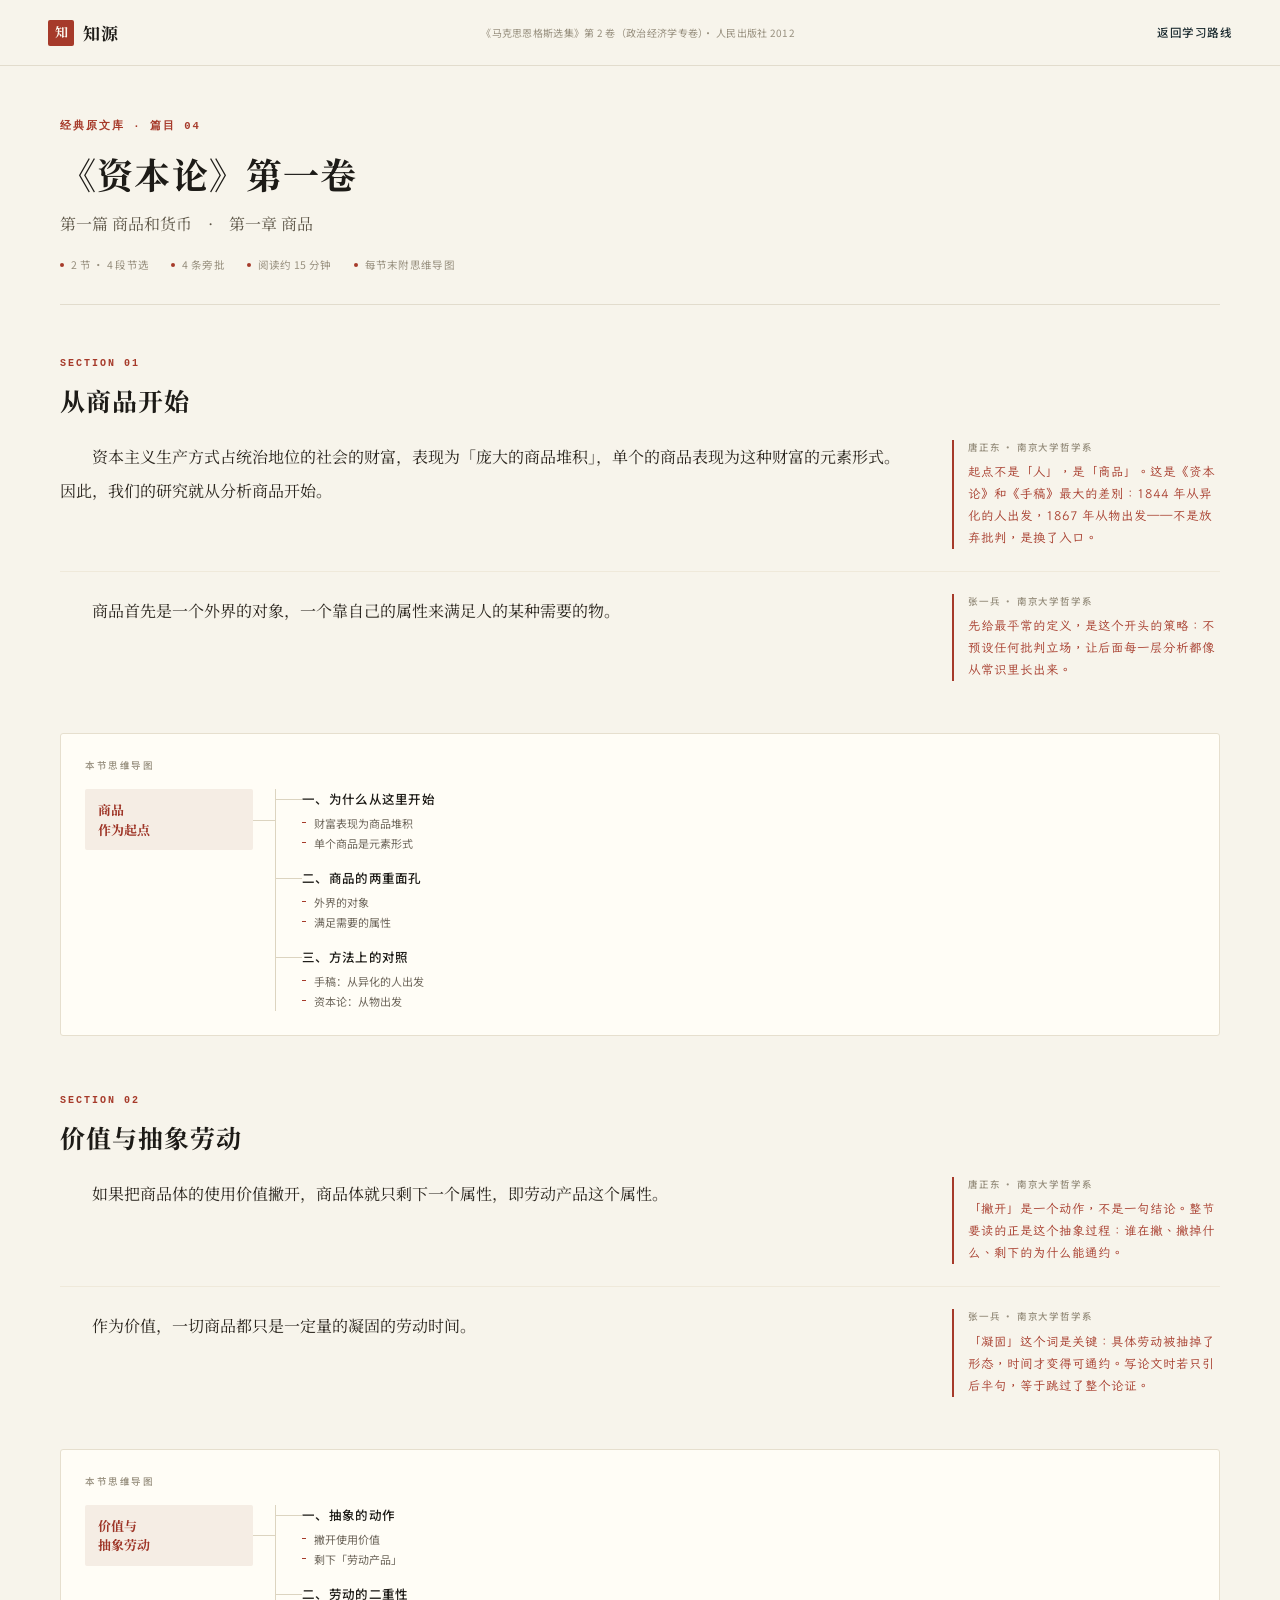
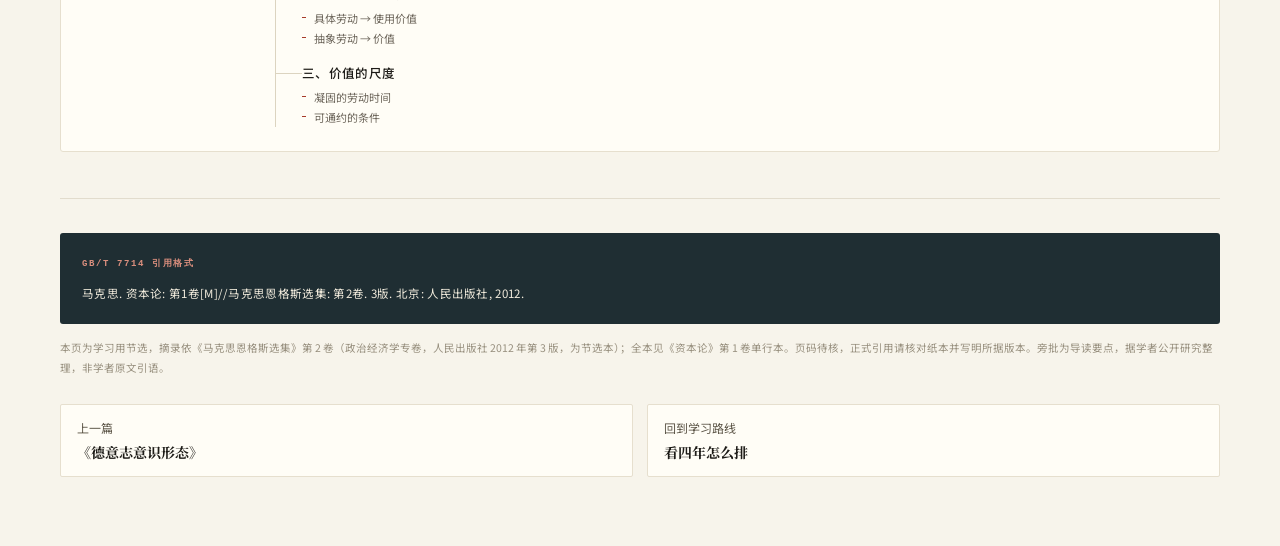
<file: app/works/capital.html>
<!DOCTYPE html>
<html lang="zh-CN">
<head>
<meta charset="UTF-8">
<meta name="viewport" content="width=device-width, initial-scale=1">
<title>《资本论》第一卷 · 知源经典原文库</title>
<link rel="stylesheet" href="https://fonts.googleapis.com/css2?family=Noto+Sans+SC:wght@400;500;700&family=Noto+Serif+SC:wght@400;600;700&family=LXGW+WenKai+TC&display=swap" media="print" onload="this.media='all'">
<link rel="stylesheet" href="../css/tokens.css">
<link rel="stylesheet" href="../css/work.css">
</head>
<body>

<header class="w-top">
  <a class="w-brand" href="../index.html">
    <span class="w-mark">知</span><span class="w-name">知源</span>
  </a>
  <span class="w-src">《马克思恩格斯选集》第 2 卷（政治经济学专卷）· 人民出版社 2012</span>
  <a class="w-back" href="../index.html#roadmap">返回学习路线</a>
</header>

<div class="w-head">
  <span class="w-kicker">经典原文库 · 篇目 04</span>
  <h1 class="w-title">《资本论》第一卷</h1>
  <p class="w-sub">第一篇 商品和货币　·　第一章 商品</p>
  <div class="w-meta">
    <span>2 节 · 4 段节选</span>
    <span>4 条旁批</span>
    <span>阅读约 15 分钟</span>
    <span>每节末附思维导图</span>
  </div>
</div>

<main class="w-body">

  <section class="wsec">
    <span class="wsec__no">SECTION 01</span>
    <h2 class="wsec__title">从商品开始</h2>

    <div class="para">
      <p class="para__text">资本主义生产方式占统治地位的社会的财富，表现为「庞大的商品堆积」，单个的商品表现为这种财富的元素形式。因此，我们的研究就从分析商品开始。</p>
      <aside class="para__note">
        <span class="note__who">唐正东 · 南京大学哲学系</span>
        <p class="note__text">起点不是「人」，是「商品」。这是《资本论》和《手稿》最大的差别：1844 年从异化的人出发，1867 年从物出发——不是放弃批判，是换了入口。</p>
      </aside>
    </div>

    <div class="para">
      <p class="para__text">商品首先是一个外界的对象，一个靠自己的属性来满足人的某种需要的物。</p>
      <aside class="para__note">
        <span class="note__who">张一兵 · 南京大学哲学系</span>
        <p class="note__text">先给最平常的定义，是这个开头的策略：不预设任何批判立场，让后面每一层分析都像从常识里长出来。</p>
      </aside>
    </div>

    <div class="mindmap">
      <span class="mindmap__label">本节思维导图</span>
      <div class="mm-root">商品<br>作为起点</div>
      <div class="mm-branches">
        <div class="mm-branch">
          <h4>一、为什么从这里开始</h4>
          <ul>
            <li>财富表现为商品堆积</li>
            <li>单个商品是元素形式</li>
          </ul>
        </div>
        <div class="mm-branch">
          <h4>二、商品的两重面孔</h4>
          <ul>
            <li>外界的对象</li>
            <li>满足需要的属性</li>
          </ul>
        </div>
        <div class="mm-branch">
          <h4>三、方法上的对照</h4>
          <ul>
            <li>手稿：从异化的人出发</li>
            <li>资本论：从物出发</li>
          </ul>
        </div>
      </div>
    </div>
  </section>

  <section class="wsec">
    <span class="wsec__no">SECTION 02</span>
    <h2 class="wsec__title">价值与抽象劳动</h2>

    <div class="para">
      <p class="para__text">如果把商品体的使用价值撇开，商品体就只剩下一个属性，即劳动产品这个属性。</p>
      <aside class="para__note">
        <span class="note__who">唐正东 · 南京大学哲学系</span>
        <p class="note__text">「撇开」是一个动作，不是一句结论。整节要读的正是这个抽象过程：谁在撇、撇掉什么、剩下的为什么能通约。</p>
      </aside>
    </div>

    <div class="para">
      <p class="para__text">作为价值，一切商品都只是一定量的凝固的劳动时间。</p>
      <aside class="para__note">
        <span class="note__who">张一兵 · 南京大学哲学系</span>
        <p class="note__text">「凝固」这个词是关键：具体劳动被抽掉了形态，时间才变得可通约。写论文时若只引后半句，等于跳过了整个论证。</p>
      </aside>
    </div>

    <div class="mindmap">
      <span class="mindmap__label">本节思维导图</span>
      <div class="mm-root">价值与<br>抽象劳动</div>
      <div class="mm-branches">
        <div class="mm-branch">
          <h4>一、抽象的动作</h4>
          <ul>
            <li>撇开使用价值</li>
            <li>剩下「劳动产品」</li>
          </ul>
        </div>
        <div class="mm-branch">
          <h4>二、劳动的二重性</h4>
          <ul>
            <li>具体劳动 → 使用价值</li>
            <li>抽象劳动 → 价值</li>
          </ul>
        </div>
        <div class="mm-branch">
          <h4>三、价值的尺度</h4>
          <ul>
            <li>凝固的劳动时间</li>
            <li>可通约的条件</li>
          </ul>
        </div>
      </div>
    </div>
  </section>

</main>

<footer class="w-foot">
  <div class="w-cite">
    <span class="w-cite__label">GB/T 7714 引用格式</span>
    马克思. 资本论: 第1卷[M]//马克思恩格斯选集: 第2卷. 3版. 北京: 人民出版社, 2012.
  </div>
  <p class="w-note">本页为学习用节选，摘录依《马克思恩格斯选集》第 2 卷（政治经济学专卷，人民出版社 2012 年第 3 版，为节选本）；全本见《资本论》第 1 卷单行本。页码待核，正式引用请核对纸本并写明所据版本。旁批为导读要点，据学者公开研究整理，非学者原文引语。</p>
  <div class="w-next">
    <a href="german-ideology.html">上一篇<b>《德意志意识形态》</b></a>
    <a href="../index.html#roadmap">回到学习路线<b>看四年怎么排</b></a>
  </div>
</footer>

</body>
</html>
</file>
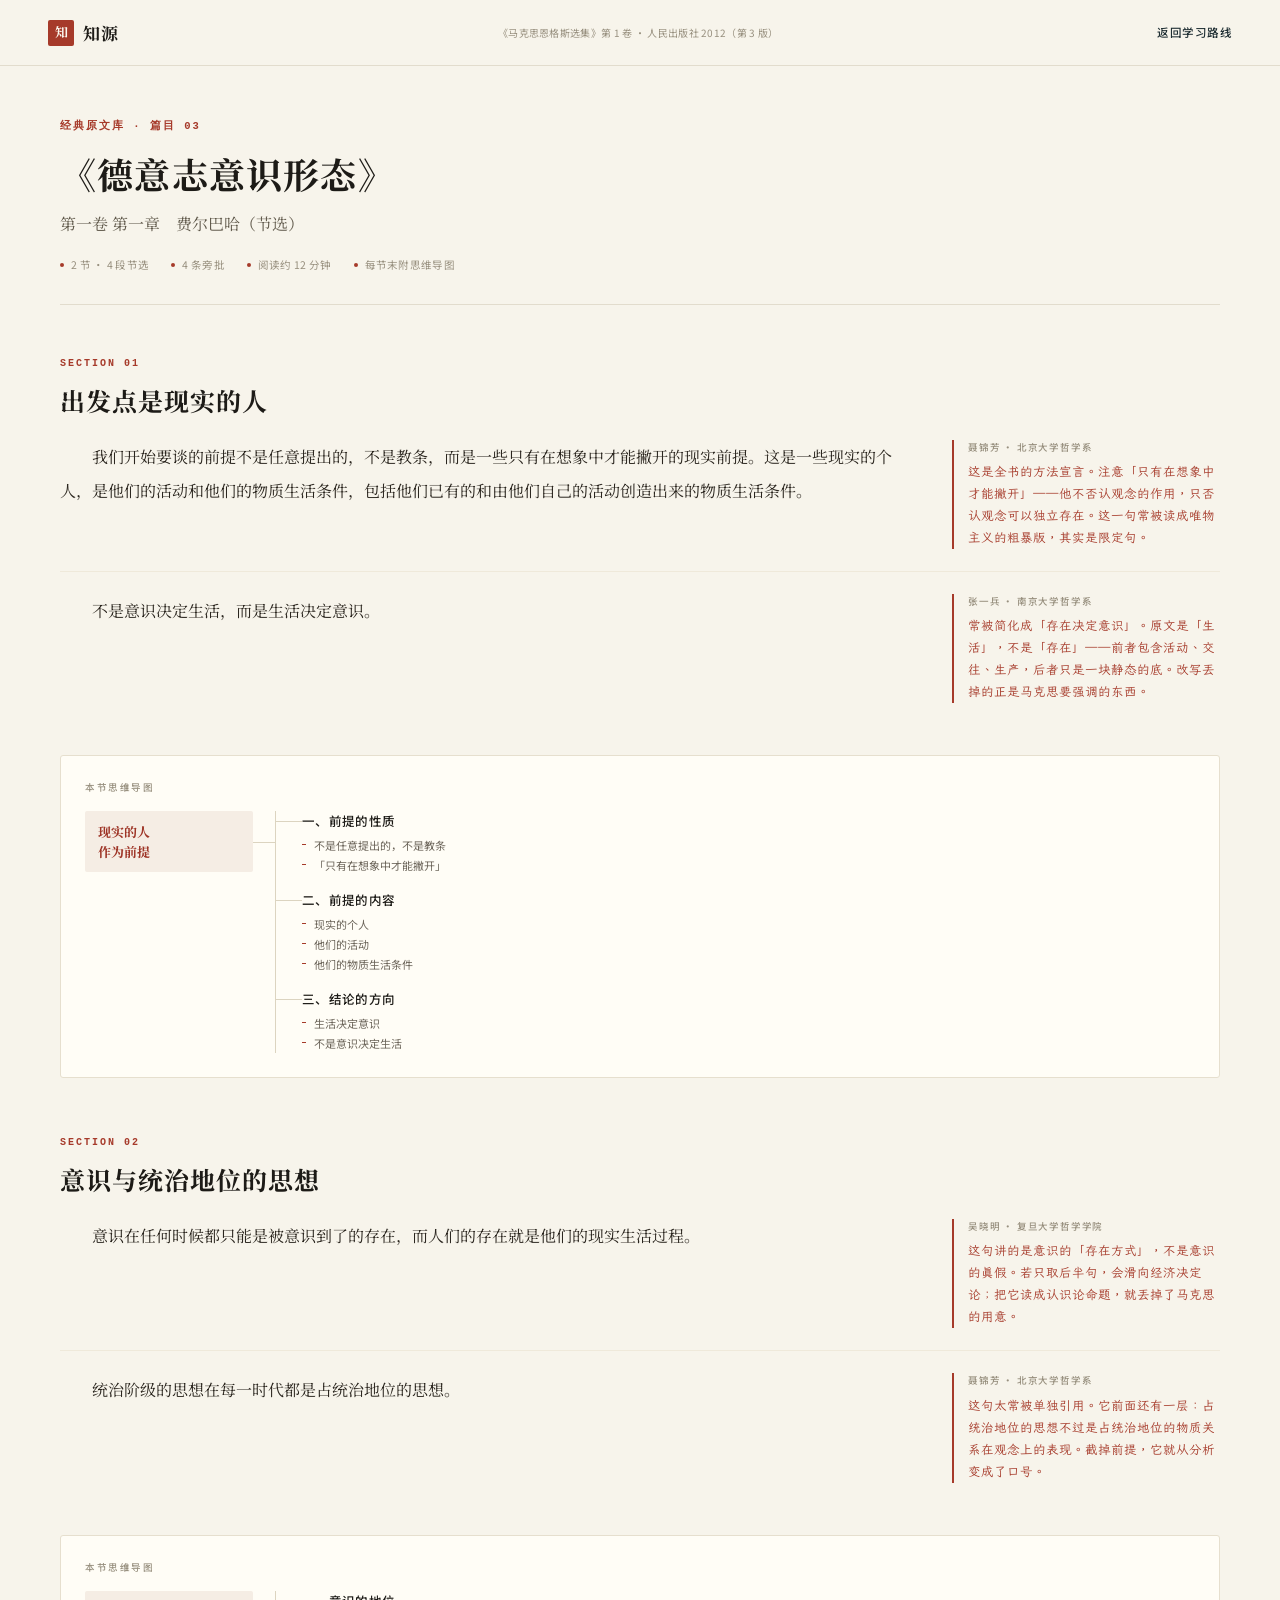
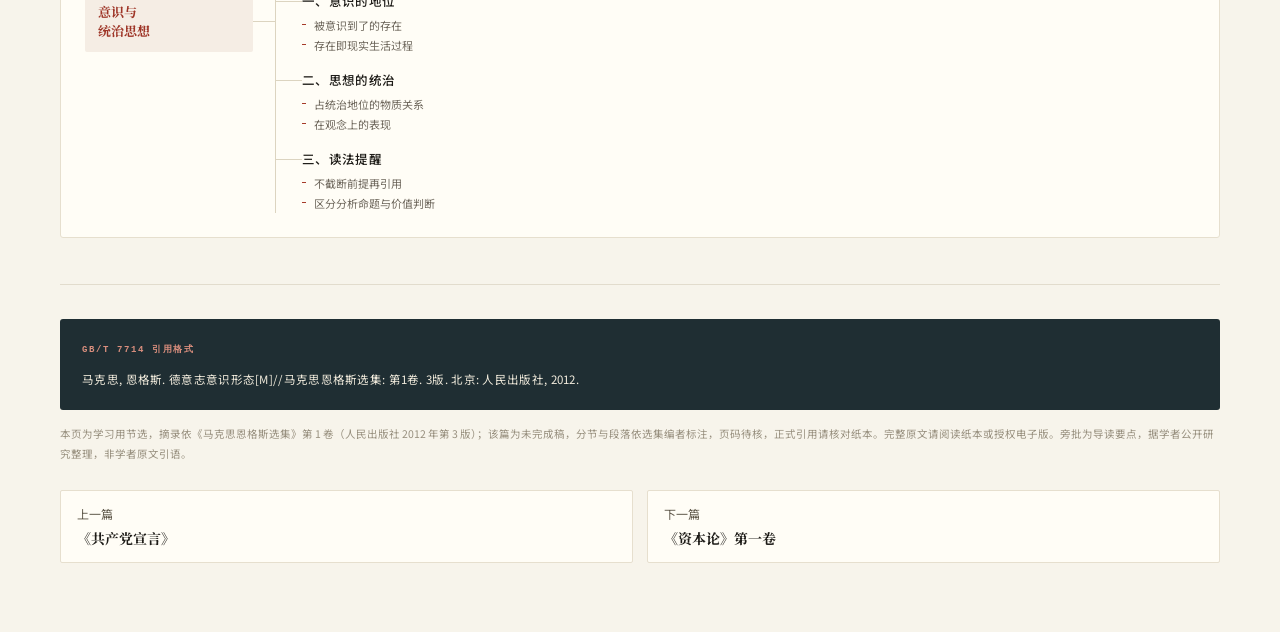
<file: app/works/german-ideology.html>
<!DOCTYPE html>
<html lang="zh-CN">
<head>
<meta charset="UTF-8">
<meta name="viewport" content="width=device-width, initial-scale=1">
<title>《德意志意识形态》· 知源经典原文库</title>
<link rel="stylesheet" href="https://fonts.googleapis.com/css2?family=Noto+Sans+SC:wght@400;500;700&family=Noto+Serif+SC:wght@400;600;700&family=LXGW+WenKai+TC&display=swap" media="print" onload="this.media='all'">
<link rel="stylesheet" href="../css/tokens.css">
<link rel="stylesheet" href="../css/work.css">
</head>
<body>

<header class="w-top">
  <a class="w-brand" href="../index.html">
    <span class="w-mark">知</span><span class="w-name">知源</span>
  </a>
  <span class="w-src">《马克思恩格斯选集》第 1 卷 · 人民出版社 2012（第 3 版）</span>
  <a class="w-back" href="../index.html#roadmap">返回学习路线</a>
</header>

<div class="w-head">
  <span class="w-kicker">经典原文库 · 篇目 03</span>
  <h1 class="w-title">《德意志意识形态》</h1>
  <p class="w-sub">第一卷 第一章　费尔巴哈（节选）</p>
  <div class="w-meta">
    <span>2 节 · 4 段节选</span>
    <span>4 条旁批</span>
    <span>阅读约 12 分钟</span>
    <span>每节末附思维导图</span>
  </div>
</div>

<main class="w-body">

  <section class="wsec">
    <span class="wsec__no">SECTION 01</span>
    <h2 class="wsec__title">出发点是现实的人</h2>

    <div class="para">
      <p class="para__text">我们开始要谈的前提不是任意提出的，不是教条，而是一些只有在想象中才能撇开的现实前提。这是一些现实的个人，是他们的活动和他们的物质生活条件，包括他们已有的和由他们自己的活动创造出来的物质生活条件。</p>
      <aside class="para__note">
        <span class="note__who">聂锦芳 · 北京大学哲学系</span>
        <p class="note__text">这是全书的方法宣言。注意「只有在想象中才能撇开」——他不否认观念的作用，只否认观念可以独立存在。这一句常被读成唯物主义的粗暴版，其实是限定句。</p>
      </aside>
    </div>

    <div class="para">
      <p class="para__text">不是意识决定生活，而是生活决定意识。</p>
      <aside class="para__note">
        <span class="note__who">张一兵 · 南京大学哲学系</span>
        <p class="note__text">常被简化成「存在决定意识」。原文是「生活」，不是「存在」——前者包含活动、交往、生产，后者只是一块静态的底。改写丢掉的正是马克思要强调的东西。</p>
      </aside>
    </div>

    <div class="mindmap">
      <span class="mindmap__label">本节思维导图</span>
      <div class="mm-root">现实的人<br>作为前提</div>
      <div class="mm-branches">
        <div class="mm-branch">
          <h4>一、前提的性质</h4>
          <ul>
            <li>不是任意提出的，不是教条</li>
            <li>「只有在想象中才能撇开」</li>
          </ul>
        </div>
        <div class="mm-branch">
          <h4>二、前提的内容</h4>
          <ul>
            <li>现实的个人</li>
            <li>他们的活动</li>
            <li>他们的物质生活条件</li>
          </ul>
        </div>
        <div class="mm-branch">
          <h4>三、结论的方向</h4>
          <ul>
            <li>生活决定意识</li>
            <li>不是意识决定生活</li>
          </ul>
        </div>
      </div>
    </div>
  </section>

  <section class="wsec">
    <span class="wsec__no">SECTION 02</span>
    <h2 class="wsec__title">意识与统治地位的思想</h2>

    <div class="para">
      <p class="para__text">意识在任何时候都只能是被意识到了的存在，而人们的存在就是他们的现实生活过程。</p>
      <aside class="para__note">
        <span class="note__who">吴晓明 · 复旦大学哲学学院</span>
        <p class="note__text">这句讲的是意识的「存在方式」，不是意识的真假。若只取后半句，会滑向经济决定论；把它读成认识论命题，就丢掉了马克思的用意。</p>
      </aside>
    </div>

    <div class="para">
      <p class="para__text">统治阶级的思想在每一时代都是占统治地位的思想。</p>
      <aside class="para__note">
        <span class="note__who">聂锦芳 · 北京大学哲学系</span>
        <p class="note__text">这句太常被单独引用。它前面还有一层：占统治地位的思想不过是占统治地位的物质关系在观念上的表现。截掉前提，它就从分析变成了口号。</p>
      </aside>
    </div>

    <div class="mindmap">
      <span class="mindmap__label">本节思维导图</span>
      <div class="mm-root">意识与<br>统治思想</div>
      <div class="mm-branches">
        <div class="mm-branch">
          <h4>一、意识的地位</h4>
          <ul>
            <li>被意识到了的存在</li>
            <li>存在即现实生活过程</li>
          </ul>
        </div>
        <div class="mm-branch">
          <h4>二、思想的统治</h4>
          <ul>
            <li>占统治地位的物质关系</li>
            <li>在观念上的表现</li>
          </ul>
        </div>
        <div class="mm-branch">
          <h4>三、读法提醒</h4>
          <ul>
            <li>不截断前提再引用</li>
            <li>区分分析命题与价值判断</li>
          </ul>
        </div>
      </div>
    </div>
  </section>

</main>

<footer class="w-foot">
  <div class="w-cite">
    <span class="w-cite__label">GB/T 7714 引用格式</span>
    马克思, 恩格斯. 德意志意识形态[M]//马克思恩格斯选集: 第1卷. 3版. 北京: 人民出版社, 2012.
  </div>
  <p class="w-note">本页为学习用节选，摘录依《马克思恩格斯选集》第 1 卷（人民出版社 2012 年第 3 版）；该篇为未完成稿，分节与段落依选集编者标注，页码待核，正式引用请核对纸本。完整原文请阅读纸本或授权电子版。旁批为导读要点，据学者公开研究整理，非学者原文引语。</p>
  <div class="w-next">
    <a href="manifesto.html">上一篇<b>《共产党宣言》</b></a>
    <a href="capital.html">下一篇<b>《资本论》第一卷</b></a>
  </div>
</footer>

</body>
</html>
</file>
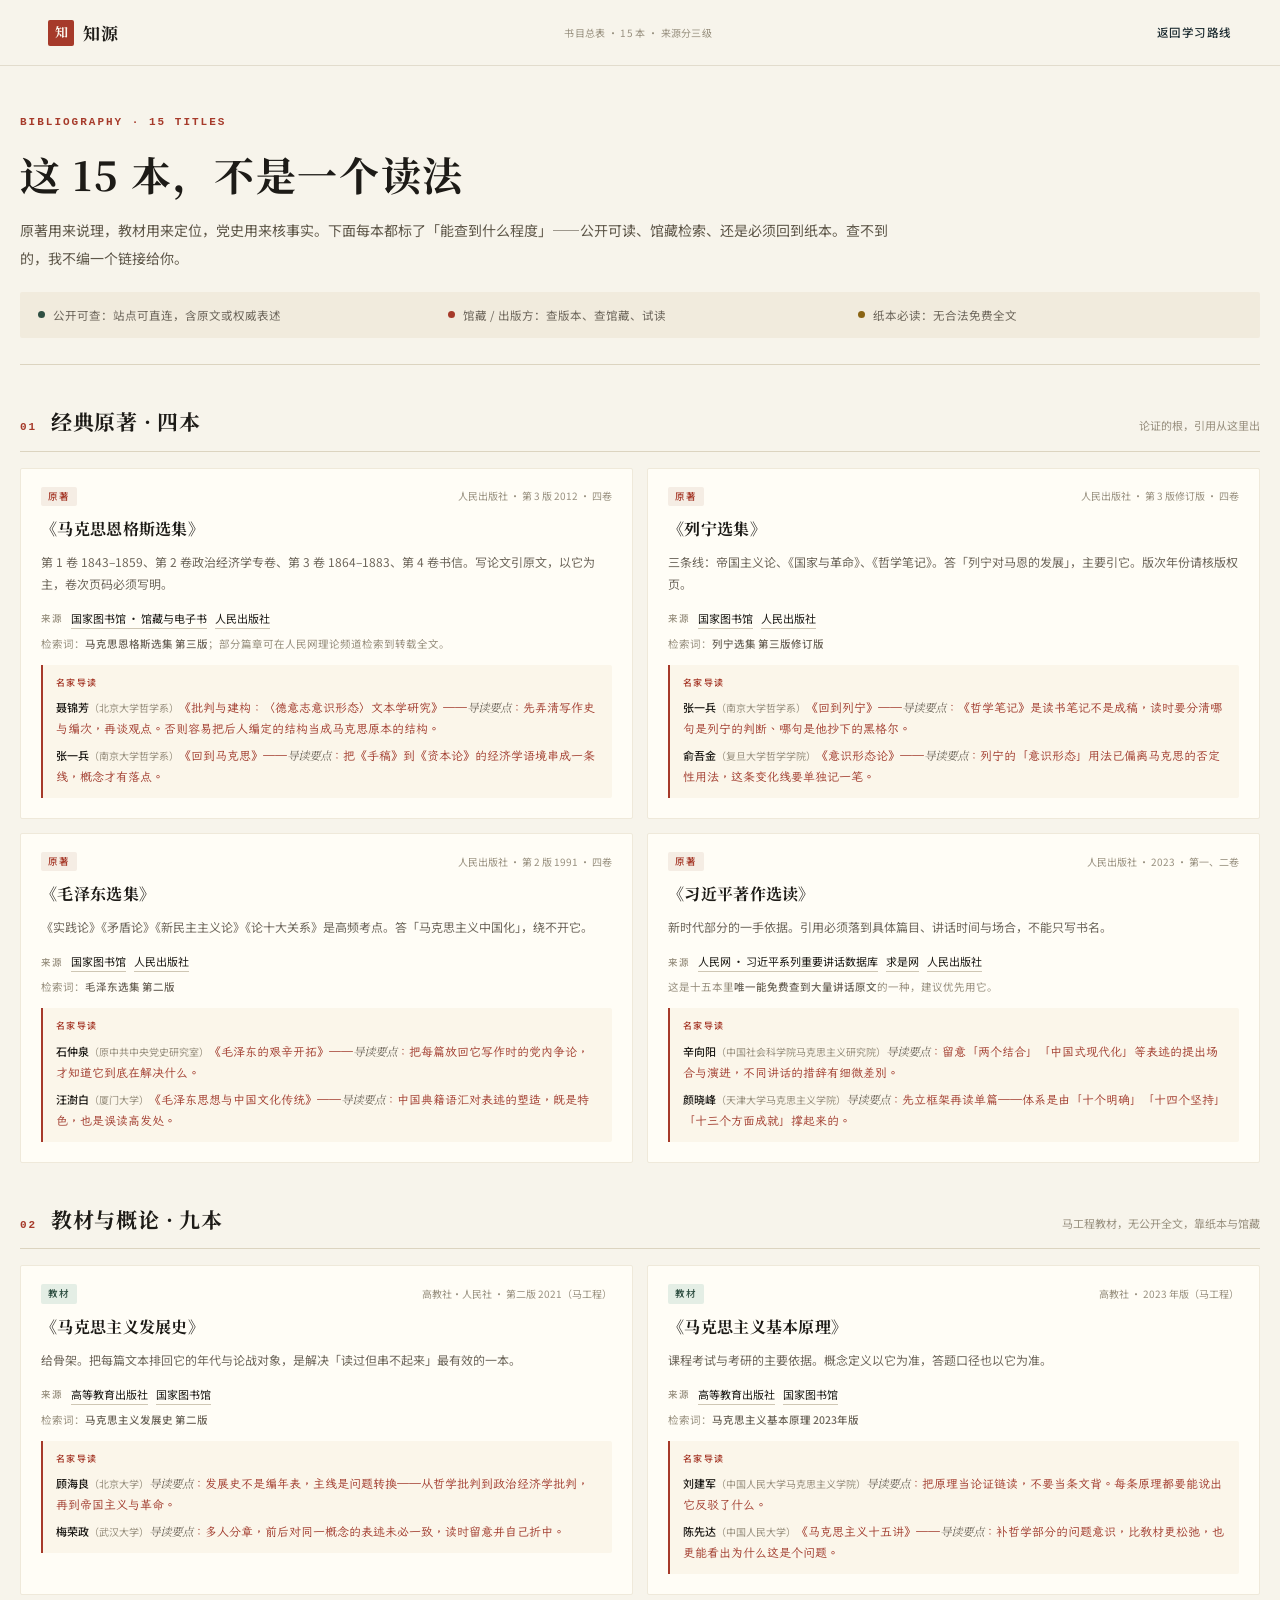
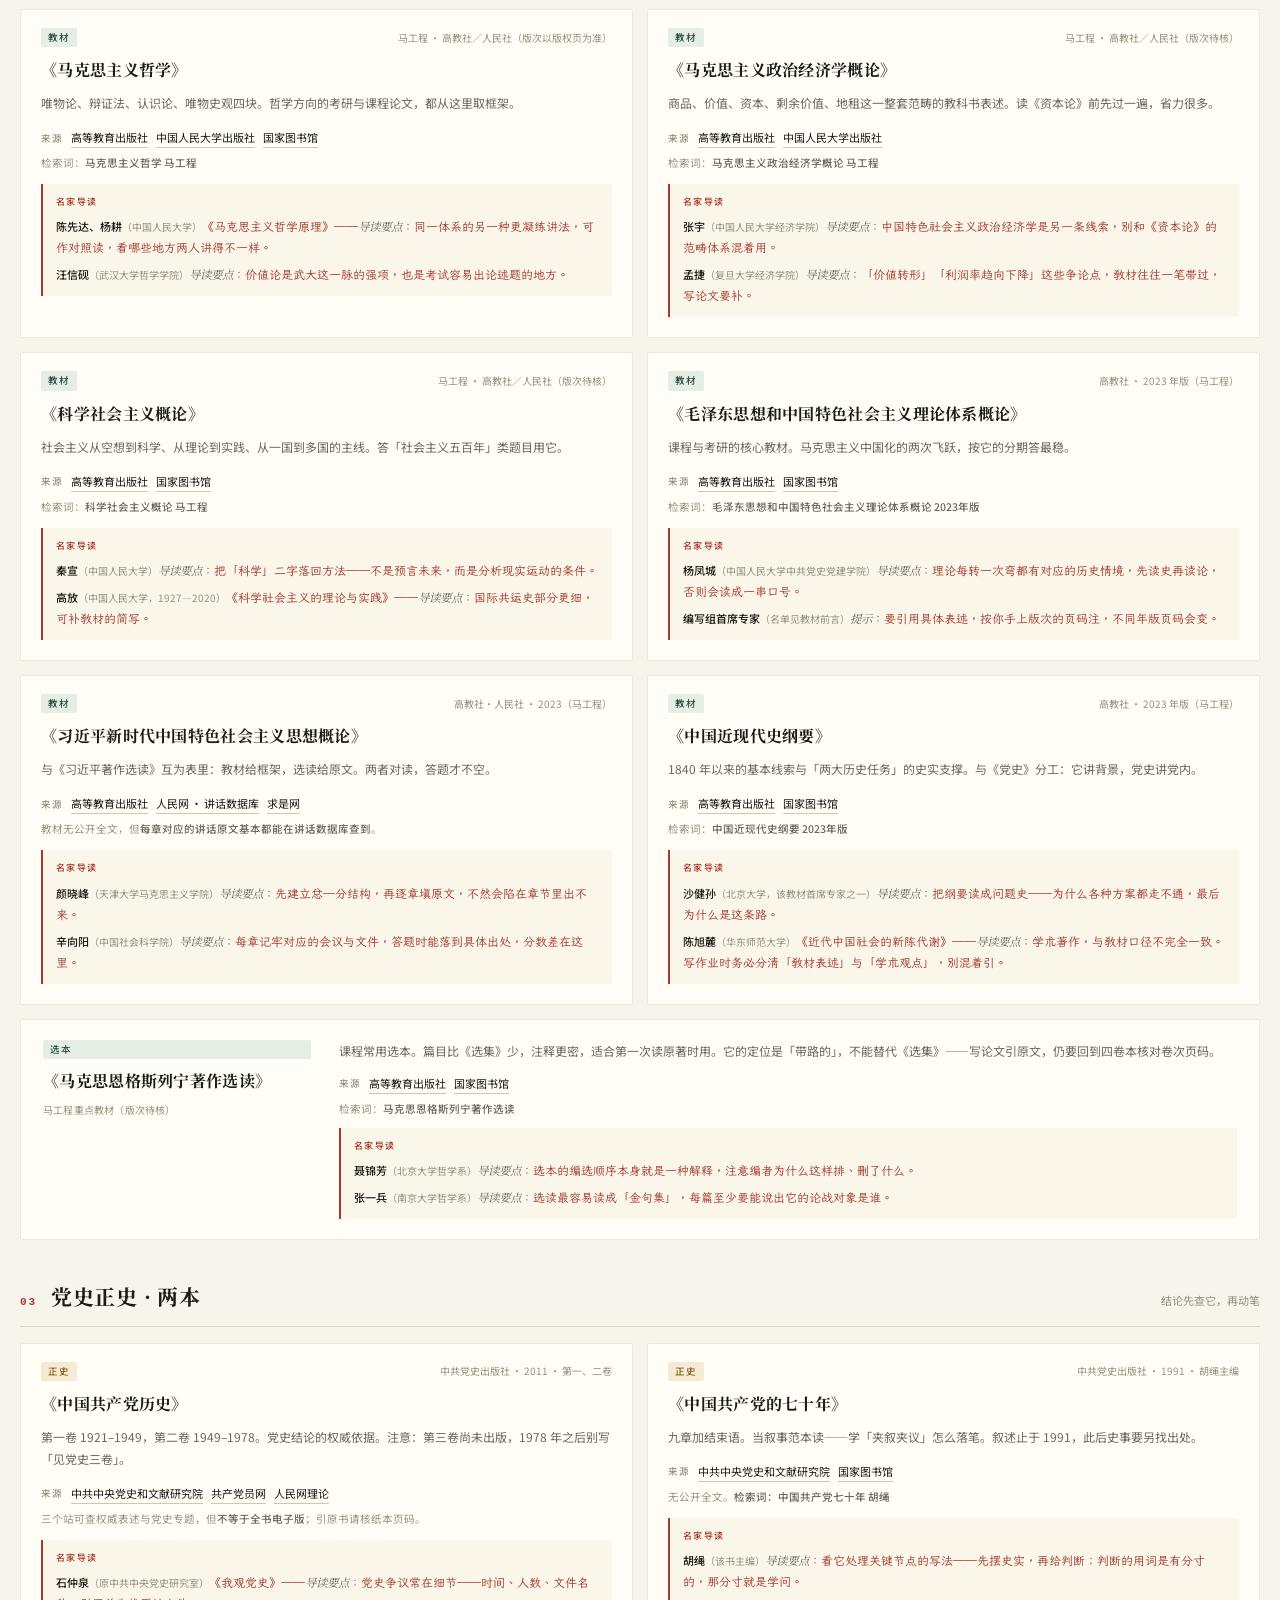
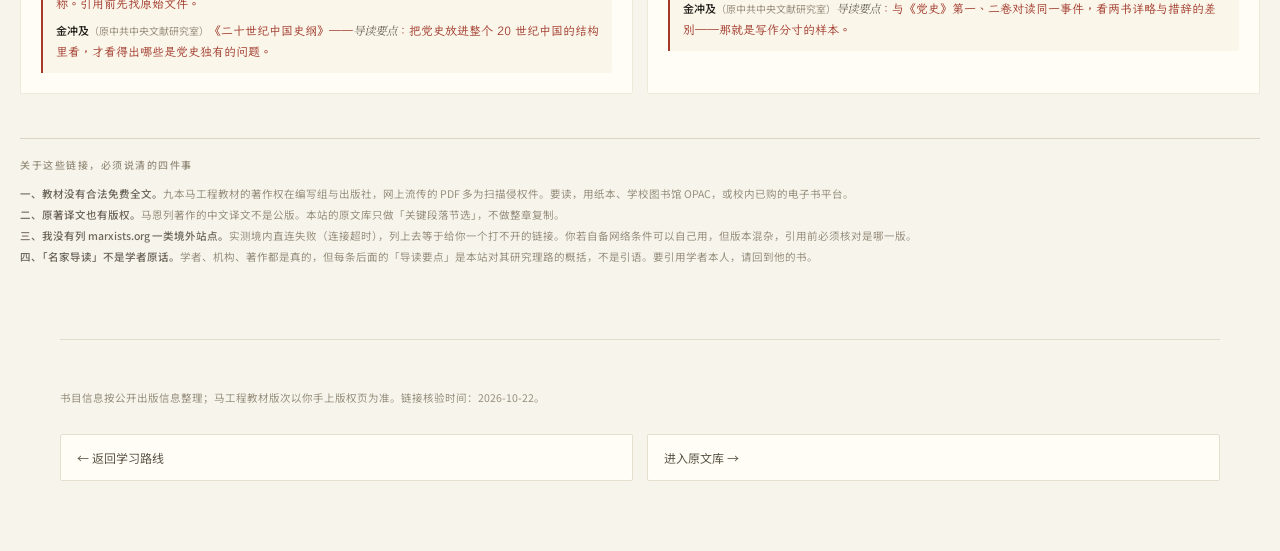
<file: app/works/library.html>
<!DOCTYPE html>
<html lang="zh-CN">
<head>
<meta charset="UTF-8">
<meta name="viewport" content="width=device-width, initial-scale=1">
<title>书目总表 · 知源</title>
<link rel="stylesheet" href="https://fonts.googleapis.com/css2?family=Noto+Sans+SC:wght@400;500;700&family=Noto+Serif+SC:wght@400;600;700&family=LXGW+WenKai+TC&display=swap" media="print" onload="this.media='all'">
<link rel="stylesheet" href="../css/tokens.css">
<link rel="stylesheet" href="../css/work.css">
<link rel="stylesheet" href="../css/library.css">
</head>
<body>

<header class="w-top">
  <a class="w-brand" href="../index.html">
    <span class="w-mark">知</span><span class="w-name">知源</span>
  </a>
  <span class="w-src">书目总表 · 15 本 · 来源分三级</span>
  <a class="w-back" href="../index.html#roadmap">返回学习路线</a>
</header>

<div class="lib-wrap">

  <div class="lib-head">
    <span class="lib-kicker">BIBLIOGRAPHY · 15 TITLES</span>
    <h1 class="lib-title">这 15 本，不是一个读法</h1>
    <p class="lib-sub">原著用来说理，教材用来定位，党史用来核事实。下面每本都标了「能查到什么程度」——公开可读、馆藏检索、还是必须回到纸本。查不到的，我不编一个链接给你。</p>

    <div class="lib-legend">
      <span class="lib-legend__item"><i class="lib-dot lib-dot--open"></i>公开可查：站点可直连，含原文或权威表述</span>
      <span class="lib-legend__item"><i class="lib-dot lib-dot--lib"></i>馆藏 / 出版方：查版本、查馆藏、试读</span>
      <span class="lib-legend__item"><i class="lib-dot lib-dot--paper"></i>纸本必读：无合法免费全文</span>
    </div>
  </div>

  <!-- ================= 一 · 经典原著 ================= -->
  <section class="lib-group">
    <div class="lib-group__head">
      <span class="lib-group__no">01</span>
      <h2 class="lib-group__title">经典原著 · 四本</h2>
      <span class="lib-group__note">论证的根，引用从这里出</span>
    </div>

    <div class="lib-grid">

      <article class="lib-card">
        <div class="lib-card__top">
          <span class="lib-tag lib-tag--src">原著</span>
          <span class="lib-ed">人民出版社 · 第 3 版 2012 · 四卷</span>
        </div>
        <h3 class="lib-card__name">《马克思恩格斯选集》</h3>
        <p class="lib-use">第 1 卷 1843–1859、第 2 卷政治经济学专卷、第 3 卷 1864–1883、第 4 卷书信。写论文引原文，以它为主，卷次页码必须写明。</p>
        <div class="lib-links">
          <span class="lib-links__label">来源</span>
          <a href="http://www.nlc.cn/" target="_blank" rel="noopener noreferrer">国家图书馆 · 馆藏与电子书</a>
          <a href="http://www.pph166.com/" target="_blank" rel="noopener noreferrer">人民出版社</a>
          <span class="lib-links__q">检索词：<b>马克思恩格斯选集 第三版</b>；部分篇章可在人民网理论频道检索到转载全文。</span>
        </div>
        <div class="lib-sch">
          <span class="lib-sch__label">名家导读</span>
          <p class="lib-sch__item"><b class="lib-sch__who">聂锦芳</b><span class="lib-sch__org">（北京大学哲学系）</span>《批判与建构：〈德意志意识形态〉文本学研究》——<i class="lib-sch__bk">导读要点</i>：先弄清写作史与编次，再谈观点。否则容易把后人编定的结构当成马克思原本的结构。</p>
          <p class="lib-sch__item"><b class="lib-sch__who">张一兵</b><span class="lib-sch__org">（南京大学哲学系）</span>《回到马克思》——<i class="lib-sch__bk">导读要点</i>：把《手稿》到《资本论》的经济学语境串成一条线，概念才有落点。</p>
        </div>
      </article>

      <article class="lib-card">
        <div class="lib-card__top">
          <span class="lib-tag lib-tag--src">原著</span>
          <span class="lib-ed">人民出版社 · 第 3 版修订版 · 四卷</span>
        </div>
        <h3 class="lib-card__name">《列宁选集》</h3>
        <p class="lib-use">三条线：帝国主义论、《国家与革命》、《哲学笔记》。答「列宁对马恩的发展」，主要引它。版次年份请核版权页。</p>
        <div class="lib-links">
          <span class="lib-links__label">来源</span>
          <a href="http://www.nlc.cn/" target="_blank" rel="noopener noreferrer">国家图书馆</a>
          <a href="http://www.pph166.com/" target="_blank" rel="noopener noreferrer">人民出版社</a>
          <span class="lib-links__q">检索词：<b>列宁选集 第三版修订版</b></span>
        </div>
        <div class="lib-sch">
          <span class="lib-sch__label">名家导读</span>
          <p class="lib-sch__item"><b class="lib-sch__who">张一兵</b><span class="lib-sch__org">（南京大学哲学系）</span>《回到列宁》——<i class="lib-sch__bk">导读要点</i>：《哲学笔记》是读书笔记不是成稿，读时要分清哪句是列宁的判断、哪句是他抄下的黑格尔。</p>
          <p class="lib-sch__item"><b class="lib-sch__who">俞吾金</b><span class="lib-sch__org">（复旦大学哲学学院）</span>《意识形态论》——<i class="lib-sch__bk">导读要点</i>：列宁的「意识形态」用法已偏离马克思的否定性用法，这条变化线要单独记一笔。</p>
        </div>
      </article>

      <article class="lib-card">
        <div class="lib-card__top">
          <span class="lib-tag lib-tag--src">原著</span>
          <span class="lib-ed">人民出版社 · 第 2 版 1991 · 四卷</span>
        </div>
        <h3 class="lib-card__name">《毛泽东选集》</h3>
        <p class="lib-use">《实践论》《矛盾论》《新民主主义论》《论十大关系》是高频考点。答「马克思主义中国化」，绕不开它。</p>
        <div class="lib-links">
          <span class="lib-links__label">来源</span>
          <a href="http://www.nlc.cn/" target="_blank" rel="noopener noreferrer">国家图书馆</a>
          <a href="http://www.pph166.com/" target="_blank" rel="noopener noreferrer">人民出版社</a>
          <span class="lib-links__q">检索词：<b>毛泽东选集 第二版</b></span>
        </div>
        <div class="lib-sch">
          <span class="lib-sch__label">名家导读</span>
          <p class="lib-sch__item"><b class="lib-sch__who">石仲泉</b><span class="lib-sch__org">（原中共中央党史研究室）</span>《毛泽东的艰辛开拓》——<i class="lib-sch__bk">导读要点</i>：把每篇放回它写作时的党内争论，才知道它到底在解决什么。</p>
          <p class="lib-sch__item"><b class="lib-sch__who">汪澍白</b><span class="lib-sch__org">（厦门大学）</span>《毛泽东思想与中国文化传统》——<i class="lib-sch__bk">导读要点</i>：中国典籍语汇对表述的塑造，既是特色，也是误读高发处。</p>
        </div>
      </article>

      <article class="lib-card">
        <div class="lib-card__top">
          <span class="lib-tag lib-tag--src">原著</span>
          <span class="lib-ed">人民出版社 · 2023 · 第一、二卷</span>
        </div>
        <h3 class="lib-card__name">《习近平著作选读》</h3>
        <p class="lib-use">新时代部分的一手依据。引用必须落到具体篇目、讲话时间与场合，不能只写书名。</p>
        <div class="lib-links">
          <span class="lib-links__label">来源</span>
          <a href="http://jhsjk.people.cn/" target="_blank" rel="noopener noreferrer">人民网 · 习近平系列重要讲话数据库</a>
          <a href="http://www.qstheory.cn/" target="_blank" rel="noopener noreferrer">求是网</a>
          <a href="http://www.pph166.com/" target="_blank" rel="noopener noreferrer">人民出版社</a>
          <span class="lib-links__q">这是十五本里<b>唯一能免费查到大量讲话原文</b>的一种，建议优先用它。</span>
        </div>
        <div class="lib-sch">
          <span class="lib-sch__label">名家导读</span>
          <p class="lib-sch__item"><b class="lib-sch__who">辛向阳</b><span class="lib-sch__org">（中国社会科学院马克思主义研究院）</span><i class="lib-sch__bk">导读要点</i>：留意「两个结合」「中国式现代化」等表述的提出场合与演进，不同讲话的措辞有细微差别。</p>
          <p class="lib-sch__item"><b class="lib-sch__who">颜晓峰</b><span class="lib-sch__org">（天津大学马克思主义学院）</span><i class="lib-sch__bk">导读要点</i>：先立框架再读单篇——体系是由「十个明确」「十四个坚持」「十三个方面成就」撑起来的。</p>
        </div>
      </article>

    </div>
  </section>

  <!-- ================= 二 · 教材与概论 ================= -->
  <section class="lib-group">
    <div class="lib-group__head">
      <span class="lib-group__no">02</span>
      <h2 class="lib-group__title">教材与概论 · 九本</h2>
      <span class="lib-group__note">马工程教材，无公开全文，靠纸本与馆藏</span>
    </div>

    <div class="lib-grid">

      <article class="lib-card">
        <div class="lib-card__top">
          <span class="lib-tag lib-tag--text">教材</span>
          <span class="lib-ed">高教社·人民社 · 第二版 2021（马工程）</span>
        </div>
        <h3 class="lib-card__name">《马克思主义发展史》</h3>
        <p class="lib-use">给骨架。把每篇文本排回它的年代与论战对象，是解决「读过但串不起来」最有效的一本。</p>
        <div class="lib-links">
          <span class="lib-links__label">来源</span>
          <a href="https://www.hep.com.cn/" target="_blank" rel="noopener noreferrer">高等教育出版社</a>
          <a href="http://www.nlc.cn/" target="_blank" rel="noopener noreferrer">国家图书馆</a>
          <span class="lib-links__q">检索词：<b>马克思主义发展史 第二版</b></span>
        </div>
        <div class="lib-sch">
          <span class="lib-sch__label">名家导读</span>
          <p class="lib-sch__item"><b class="lib-sch__who">顾海良</b><span class="lib-sch__org">（北京大学）</span><i class="lib-sch__bk">导读要点</i>：发展史不是编年表，主线是问题转换——从哲学批判到政治经济学批判，再到帝国主义与革命。</p>
          <p class="lib-sch__item"><b class="lib-sch__who">梅荣政</b><span class="lib-sch__org">（武汉大学）</span><i class="lib-sch__bk">导读要点</i>：多人分章，前后对同一概念的表述未必一致，读时留意并自己折中。</p>
        </div>
      </article>

      <article class="lib-card">
        <div class="lib-card__top">
          <span class="lib-tag lib-tag--text">教材</span>
          <span class="lib-ed">高教社 · 2023 年版（马工程）</span>
        </div>
        <h3 class="lib-card__name">《马克思主义基本原理》</h3>
        <p class="lib-use">课程考试与考研的主要依据。概念定义以它为准，答题口径也以它为准。</p>
        <div class="lib-links">
          <span class="lib-links__label">来源</span>
          <a href="https://www.hep.com.cn/" target="_blank" rel="noopener noreferrer">高等教育出版社</a>
          <a href="http://www.nlc.cn/" target="_blank" rel="noopener noreferrer">国家图书馆</a>
          <span class="lib-links__q">检索词：<b>马克思主义基本原理 2023年版</b></span>
        </div>
        <div class="lib-sch">
          <span class="lib-sch__label">名家导读</span>
          <p class="lib-sch__item"><b class="lib-sch__who">刘建军</b><span class="lib-sch__org">（中国人民大学马克思主义学院）</span><i class="lib-sch__bk">导读要点</i>：把原理当论证链读，不要当条文背。每条原理都要能说出它反驳了什么。</p>
          <p class="lib-sch__item"><b class="lib-sch__who">陈先达</b><span class="lib-sch__org">（中国人民大学）</span>《马克思主义十五讲》——<i class="lib-sch__bk">导读要点</i>：补哲学部分的问题意识，比教材更松弛，也更能看出为什么这是个问题。</p>
        </div>
      </article>

      <article class="lib-card">
        <div class="lib-card__top">
          <span class="lib-tag lib-tag--text">教材</span>
          <span class="lib-ed">马工程 · 高教社／人民社（版次以版权页为准）</span>
        </div>
        <h3 class="lib-card__name">《马克思主义哲学》</h3>
        <p class="lib-use">唯物论、辩证法、认识论、唯物史观四块。哲学方向的考研与课程论文，都从这里取框架。</p>
        <div class="lib-links">
          <span class="lib-links__label">来源</span>
          <a href="https://www.hep.com.cn/" target="_blank" rel="noopener noreferrer">高等教育出版社</a>
          <a href="http://www.crup.com.cn/" target="_blank" rel="noopener noreferrer">中国人民大学出版社</a>
          <a href="http://www.nlc.cn/" target="_blank" rel="noopener noreferrer">国家图书馆</a>
          <span class="lib-links__q">检索词：<b>马克思主义哲学 马工程</b></span>
        </div>
        <div class="lib-sch">
          <span class="lib-sch__label">名家导读</span>
          <p class="lib-sch__item"><b class="lib-sch__who">陈先达、杨耕</b><span class="lib-sch__org">（中国人民大学）</span>《马克思主义哲学原理》——<i class="lib-sch__bk">导读要点</i>：同一体系的另一种更凝练讲法，可作对照读，看哪些地方两人讲得不一样。</p>
          <p class="lib-sch__item"><b class="lib-sch__who">汪信砚</b><span class="lib-sch__org">（武汉大学哲学学院）</span><i class="lib-sch__bk">导读要点</i>：价值论是武大这一脉的强项，也是考试容易出论述题的地方。</p>
        </div>
      </article>

      <article class="lib-card">
        <div class="lib-card__top">
          <span class="lib-tag lib-tag--text">教材</span>
          <span class="lib-ed">马工程 · 高教社／人民社（版次待核）</span>
        </div>
        <h3 class="lib-card__name">《马克思主义政治经济学概论》</h3>
        <p class="lib-use">商品、价值、资本、剩余价值、地租这一整套范畴的教科书表述。读《资本论》前先过一遍，省力很多。</p>
        <div class="lib-links">
          <span class="lib-links__label">来源</span>
          <a href="https://www.hep.com.cn/" target="_blank" rel="noopener noreferrer">高等教育出版社</a>
          <a href="http://www.crup.com.cn/" target="_blank" rel="noopener noreferrer">中国人民大学出版社</a>
          <span class="lib-links__q">检索词：<b>马克思主义政治经济学概论 马工程</b></span>
        </div>
        <div class="lib-sch">
          <span class="lib-sch__label">名家导读</span>
          <p class="lib-sch__item"><b class="lib-sch__who">张宇</b><span class="lib-sch__org">（中国人民大学经济学院）</span><i class="lib-sch__bk">导读要点</i>：中国特色社会主义政治经济学是另一条线索，别和《资本论》的范畴体系混着用。</p>
          <p class="lib-sch__item"><b class="lib-sch__who">孟捷</b><span class="lib-sch__org">（复旦大学经济学院）</span><i class="lib-sch__bk">导读要点</i>：「价值转形」「利润率趋向下降」这些争论点，教材往往一笔带过，写论文要补。</p>
        </div>
      </article>

      <article class="lib-card">
        <div class="lib-card__top">
          <span class="lib-tag lib-tag--text">教材</span>
          <span class="lib-ed">马工程 · 高教社／人民社（版次待核）</span>
        </div>
        <h3 class="lib-card__name">《科学社会主义概论》</h3>
        <p class="lib-use">社会主义从空想到科学、从理论到实践、从一国到多国的主线。答「社会主义五百年」类题目用它。</p>
        <div class="lib-links">
          <span class="lib-links__label">来源</span>
          <a href="https://www.hep.com.cn/" target="_blank" rel="noopener noreferrer">高等教育出版社</a>
          <a href="http://www.nlc.cn/" target="_blank" rel="noopener noreferrer">国家图书馆</a>
          <span class="lib-links__q">检索词：<b>科学社会主义概论 马工程</b></span>
        </div>
        <div class="lib-sch">
          <span class="lib-sch__label">名家导读</span>
          <p class="lib-sch__item"><b class="lib-sch__who">秦宣</b><span class="lib-sch__org">（中国人民大学）</span><i class="lib-sch__bk">导读要点</i>：把「科学」二字落回方法——不是预言未来，而是分析现实运动的条件。</p>
          <p class="lib-sch__item"><b class="lib-sch__who">高放</b><span class="lib-sch__org">（中国人民大学，1927—2020）</span>《科学社会主义的理论与实践》——<i class="lib-sch__bk">导读要点</i>：国际共运史部分更细，可补教材的简写。</p>
        </div>
      </article>

      <article class="lib-card">
        <div class="lib-card__top">
          <span class="lib-tag lib-tag--text">教材</span>
          <span class="lib-ed">高教社 · 2023 年版（马工程）</span>
        </div>
        <h3 class="lib-card__name">《毛泽东思想和中国特色社会主义理论体系概论》</h3>
        <p class="lib-use">课程与考研的核心教材。马克思主义中国化的两次飞跃，按它的分期答最稳。</p>
        <div class="lib-links">
          <span class="lib-links__label">来源</span>
          <a href="https://www.hep.com.cn/" target="_blank" rel="noopener noreferrer">高等教育出版社</a>
          <a href="http://www.nlc.cn/" target="_blank" rel="noopener noreferrer">国家图书馆</a>
          <span class="lib-links__q">检索词：<b>毛泽东思想和中国特色社会主义理论体系概论 2023年版</b></span>
        </div>
        <div class="lib-sch">
          <span class="lib-sch__label">名家导读</span>
          <p class="lib-sch__item"><b class="lib-sch__who">杨凤城</b><span class="lib-sch__org">（中国人民大学中共党史党建学院）</span><i class="lib-sch__bk">导读要点</i>：理论每转一次弯都有对应的历史情境，先读史再读论，否则会读成一串口号。</p>
          <p class="lib-sch__item"><b class="lib-sch__who">编写组首席专家</b><span class="lib-sch__org">（名单见教材前言）</span><i class="lib-sch__bk">提示</i>：要引用具体表述，按你手上版次的页码注，不同年版页码会变。</p>
        </div>
      </article>

      <article class="lib-card">
        <div class="lib-card__top">
          <span class="lib-tag lib-tag--text">教材</span>
          <span class="lib-ed">高教社·人民社 · 2023（马工程）</span>
        </div>
        <h3 class="lib-card__name">《习近平新时代中国特色社会主义思想概论》</h3>
        <p class="lib-use">与《习近平著作选读》互为表里：教材给框架，选读给原文。两者对读，答题才不空。</p>
        <div class="lib-links">
          <span class="lib-links__label">来源</span>
          <a href="https://www.hep.com.cn/" target="_blank" rel="noopener noreferrer">高等教育出版社</a>
          <a href="http://jhsjk.people.cn/" target="_blank" rel="noopener noreferrer">人民网 · 讲话数据库</a>
          <a href="http://www.qstheory.cn/" target="_blank" rel="noopener noreferrer">求是网</a>
          <span class="lib-links__q">教材无公开全文，但<b>每章对应的讲话原文基本都能在讲话数据库查到</b>。</span>
        </div>
        <div class="lib-sch">
          <span class="lib-sch__label">名家导读</span>
          <p class="lib-sch__item"><b class="lib-sch__who">颜晓峰</b><span class="lib-sch__org">（天津大学马克思主义学院）</span><i class="lib-sch__bk">导读要点</i>：先建立总—分结构，再逐章填原文，不然会陷在章节里出不来。</p>
          <p class="lib-sch__item"><b class="lib-sch__who">辛向阳</b><span class="lib-sch__org">（中国社会科学院）</span><i class="lib-sch__bk">导读要点</i>：每章记牢对应的会议与文件，答题时能落到具体出处，分数差在这里。</p>
        </div>
      </article>

      <article class="lib-card">
        <div class="lib-card__top">
          <span class="lib-tag lib-tag--text">教材</span>
          <span class="lib-ed">高教社 · 2023 年版（马工程）</span>
        </div>
        <h3 class="lib-card__name">《中国近现代史纲要》</h3>
        <p class="lib-use">1840 年以来的基本线索与「两大历史任务」的史实支撑。与《党史》分工：它讲背景，党史讲党内。</p>
        <div class="lib-links">
          <span class="lib-links__label">来源</span>
          <a href="https://www.hep.com.cn/" target="_blank" rel="noopener noreferrer">高等教育出版社</a>
          <a href="http://www.nlc.cn/" target="_blank" rel="noopener noreferrer">国家图书馆</a>
          <span class="lib-links__q">检索词：<b>中国近现代史纲要 2023年版</b></span>
        </div>
        <div class="lib-sch">
          <span class="lib-sch__label">名家导读</span>
          <p class="lib-sch__item"><b class="lib-sch__who">沙健孙</b><span class="lib-sch__org">（北京大学，该教材首席专家之一）</span><i class="lib-sch__bk">导读要点</i>：把纲要读成问题史——为什么各种方案都走不通，最后为什么是这条路。</p>
          <p class="lib-sch__item"><b class="lib-sch__who">陈旭麓</b><span class="lib-sch__org">（华东师范大学）</span>《近代中国社会的新陈代谢》——<i class="lib-sch__bk">导读要点</i>：学术著作，与教材口径不完全一致。写作业时务必分清「教材表述」与「学术观点」，别混着引。</p>
        </div>
      </article>

      <article class="lib-card lib-card--wide" id="selben">
        <div class="lib-wide__left">
          <span class="lib-tag lib-tag--text">选本</span>
          <h3 class="lib-card__name">《马克思恩格斯列宁著作选读》</h3>
          <span class="lib-ed">马工程重点教材（版次待核）</span>
        </div>
        <div class="lib-wide__right">
          <p class="lib-use">课程常用选本。篇目比《选集》少，注释更密，适合第一次读原著时用。它的定位是「带路的」，不能替代《选集》——写论文引原文，仍要回到四卷本核对卷次页码。</p>
          <div class="lib-links">
            <span class="lib-links__label">来源</span>
            <a href="https://www.hep.com.cn/" target="_blank" rel="noopener noreferrer">高等教育出版社</a>
            <a href="http://www.nlc.cn/" target="_blank" rel="noopener noreferrer">国家图书馆</a>
            <span class="lib-links__q">检索词：<b>马克思恩格斯列宁著作选读</b></span>
          </div>
          <div class="lib-sch">
            <span class="lib-sch__label">名家导读</span>
            <p class="lib-sch__item"><b class="lib-sch__who">聂锦芳</b><span class="lib-sch__org">（北京大学哲学系）</span><i class="lib-sch__bk">导读要点</i>：选本的编选顺序本身就是一种解释，注意编者为什么这样排、删了什么。</p>
            <p class="lib-sch__item"><b class="lib-sch__who">张一兵</b><span class="lib-sch__org">（南京大学哲学系）</span><i class="lib-sch__bk">导读要点</i>：选读最容易读成「金句集」，每篇至少要能说出它的论战对象是谁。</p>
          </div>
        </div>
      </article>

    </div>
  </section>

  <!-- ================= 三 · 党史正史 ================= -->
  <section class="lib-group">
    <div class="lib-group__head">
      <span class="lib-group__no">03</span>
      <h2 class="lib-group__title">党史正史 · 两本</h2>
      <span class="lib-group__note">结论先查它，再动笔</span>
    </div>

    <div class="lib-grid">

      <article class="lib-card">
        <div class="lib-card__top">
          <span class="lib-tag lib-tag--hist">正史</span>
          <span class="lib-ed">中共党史出版社 · 2011 · 第一、二卷</span>
        </div>
        <h3 class="lib-card__name">《中国共产党历史》</h3>
        <p class="lib-use">第一卷 1921–1949，第二卷 1949–1978。党史结论的权威依据。注意：第三卷尚未出版，1978 年之后别写「见党史三卷」。</p>
        <div class="lib-links">
          <span class="lib-links__label">来源</span>
          <a href="http://www.dswxyjy.org.cn/" target="_blank" rel="noopener noreferrer">中共中央党史和文献研究院</a>
          <a href="https://www.12371.cn/" target="_blank" rel="noopener noreferrer">共产党员网</a>
          <a href="http://theory.people.com.cn/" target="_blank" rel="noopener noreferrer">人民网理论</a>
          <span class="lib-links__q">三个站可查权威表述与党史专题，但<b>不等于全书电子版</b>；引原书请核纸本页码。</span>
        </div>
        <div class="lib-sch">
          <span class="lib-sch__label">名家导读</span>
          <p class="lib-sch__item"><b class="lib-sch__who">石仲泉</b><span class="lib-sch__org">（原中共中央党史研究室）</span>《我观党史》——<i class="lib-sch__bk">导读要点</i>：党史争议常在细节——时间、人数、文件名称。引用前先找原始文件。</p>
          <p class="lib-sch__item"><b class="lib-sch__who">金冲及</b><span class="lib-sch__org">（原中共中央文献研究室）</span>《二十世纪中国史纲》——<i class="lib-sch__bk">导读要点</i>：把党史放进整个 20 世纪中国的结构里看，才看得出哪些是党史独有的问题。</p>
        </div>
      </article>

      <article class="lib-card">
        <div class="lib-card__top">
          <span class="lib-tag lib-tag--hist">正史</span>
          <span class="lib-ed">中共党史出版社 · 1991 · 胡绳主编</span>
        </div>
        <h3 class="lib-card__name">《中国共产党的七十年》</h3>
        <p class="lib-use">九章加结束语。当叙事范本读——学「夹叙夹议」怎么落笔。叙述止于 1991，此后史事要另找出处。</p>
        <div class="lib-links">
          <span class="lib-links__label">来源</span>
          <a href="http://www.dswxyjy.org.cn/" target="_blank" rel="noopener noreferrer">中共中央党史和文献研究院</a>
          <a href="http://www.nlc.cn/" target="_blank" rel="noopener noreferrer">国家图书馆</a>
          <span class="lib-links__q">无公开全文。<b>检索词：中国共产党七十年 胡绳</b></span>
        </div>
        <div class="lib-sch">
          <span class="lib-sch__label">名家导读</span>
          <p class="lib-sch__item"><b class="lib-sch__who">胡绳</b><span class="lib-sch__org">（该书主编）</span><i class="lib-sch__bk">导读要点</i>：看它处理关键节点的写法——先摆史实，再给判断；判断的用词是有分寸的，那分寸就是学问。</p>
          <p class="lib-sch__item"><b class="lib-sch__who">金冲及</b><span class="lib-sch__org">（原中共中央文献研究室）</span><i class="lib-sch__bk">导读要点</i>：与《党史》第一、二卷对读同一事件，看两书详略与措辞的差别——那就是写作分寸的样本。</p>
        </div>
      </article>

    </div>
  </section>

  <!-- ================= 底部说明 ================= -->
  <div class="lib-foot">
    <p class="lib-foot__title">关于这些链接，必须说清的四件事</p>
    <p class="lib-foot__body">
      <strong>一、教材没有合法免费全文。</strong>九本马工程教材的著作权在编写组与出版社，网上流传的 PDF 多为扫描侵权件。要读，用纸本、学校图书馆 OPAC，或校内已购的电子书平台。<br>
      <strong>二、原著译文也有版权。</strong>马恩列著作的中文译文不是公版。本站的原文库只做「关键段落节选」，不做整章复制。<br>
      <strong>三、我没有列 marxists.org 一类境外站点。</strong>实测境内直连失败（连接超时），列上去等于给你一个打不开的链接。你若自备网络条件可以自己用，但版本混杂，引用前必须核对是哪一版。<br>
      <strong>四、「名家导读」不是学者原话。</strong>学者、机构、著作都是真的，但每条后面的「导读要点」是本站对其研究理路的概括，不是引语。要引用学者本人，请回到他的书。
    </p>
  </div>

</div>

<footer class="w-foot">
  <p class="w-note">书目信息按公开出版信息整理；马工程教材版次以你手上版权页为准。链接核验时间：2026-10-22。</p>
  <div class="w-next">
    <a href="../index.html#roadmap">← 返回学习路线</a>
    <a href="manuscrit-1844.html">进入原文库 →</a>
  </div>
</footer>

</body>
</html>
</file>
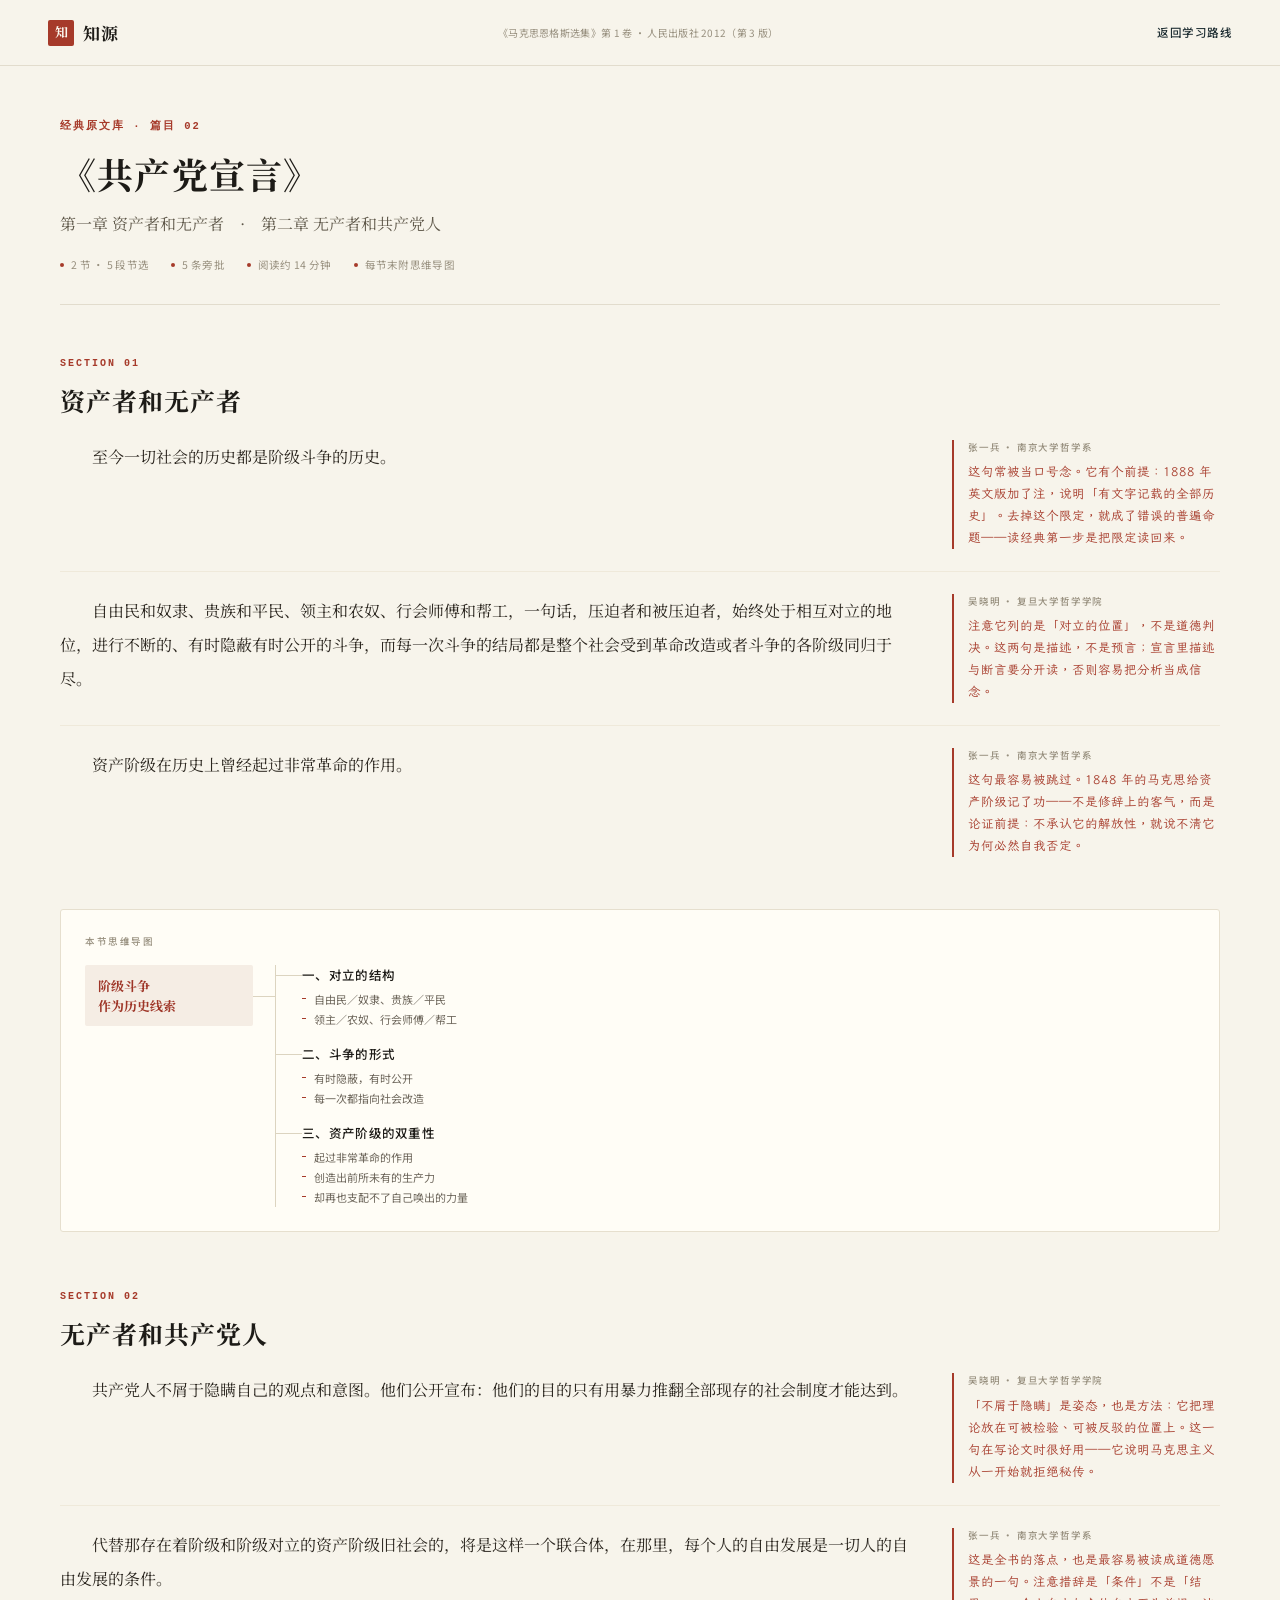
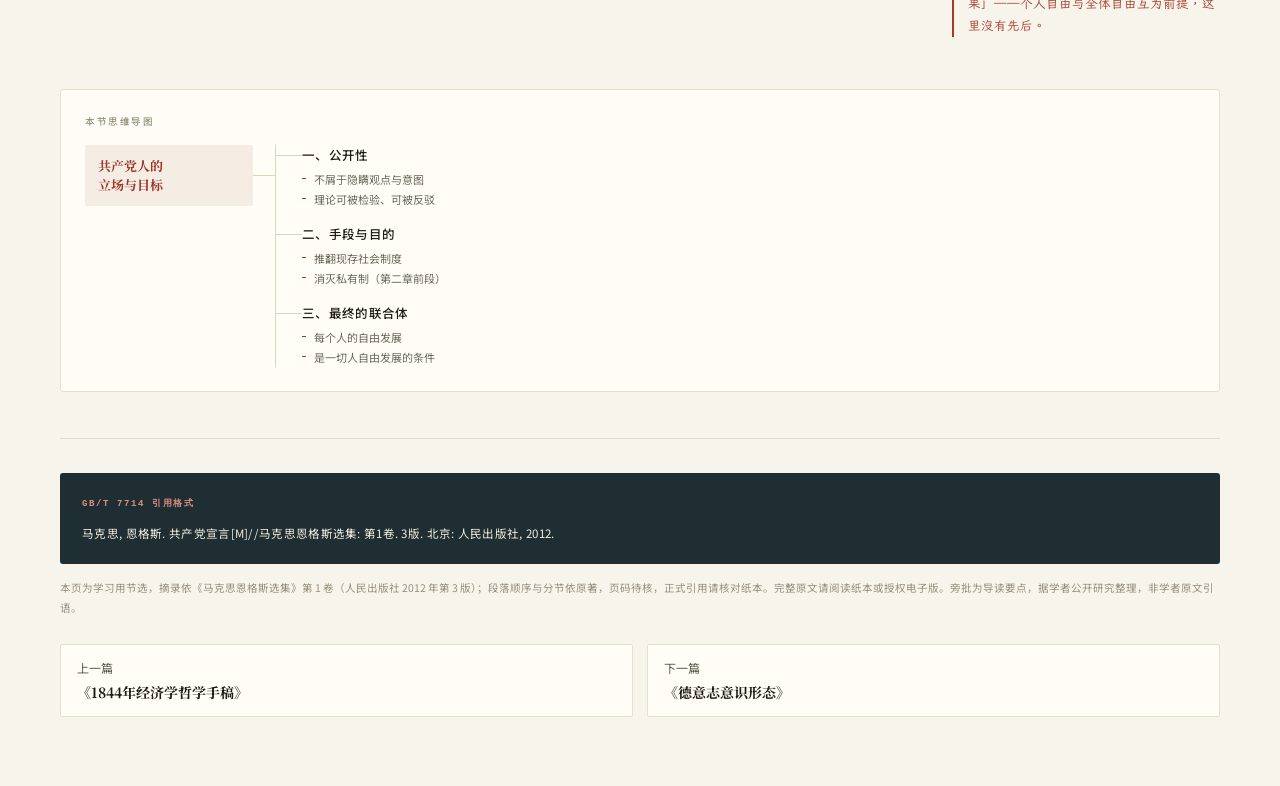
<file: app/works/manifesto.html>
<!DOCTYPE html>
<html lang="zh-CN">
<head>
<meta charset="UTF-8">
<meta name="viewport" content="width=device-width, initial-scale=1">
<title>《共产党宣言》· 知源经典原文库</title>
<link rel="stylesheet" href="https://fonts.googleapis.com/css2?family=Noto+Sans+SC:wght@400;500;700&family=Noto+Serif+SC:wght@400;600;700&family=LXGW+WenKai+TC&display=swap" media="print" onload="this.media='all'">
<link rel="stylesheet" href="../css/tokens.css">
<link rel="stylesheet" href="../css/work.css">
</head>
<body>

<header class="w-top">
  <a class="w-brand" href="../index.html">
    <span class="w-mark">知</span><span class="w-name">知源</span>
  </a>
  <span class="w-src">《马克思恩格斯选集》第 1 卷 · 人民出版社 2012（第 3 版）</span>
  <a class="w-back" href="../index.html#roadmap">返回学习路线</a>
</header>

<div class="w-head">
  <span class="w-kicker">经典原文库 · 篇目 02</span>
  <h1 class="w-title">《共产党宣言》</h1>
  <p class="w-sub">第一章 资产者和无产者　·　第二章 无产者和共产党人</p>
  <div class="w-meta">
    <span>2 节 · 5 段节选</span>
    <span>5 条旁批</span>
    <span>阅读约 14 分钟</span>
    <span>每节末附思维导图</span>
  </div>
</div>

<main class="w-body">

  <!-- 第一节 -->
  <section class="wsec">
    <span class="wsec__no">SECTION 01</span>
    <h2 class="wsec__title">资产者和无产者</h2>

    <div class="para">
      <p class="para__text">至今一切社会的历史都是阶级斗争的历史。</p>
      <aside class="para__note">
        <span class="note__who">张一兵 · 南京大学哲学系</span>
        <p class="note__text">这句常被当口号念。它有个前提：1888 年英文版加了注，说明「有文字记载的全部历史」。去掉这个限定，就成了错误的普遍命题——读经典第一步是把限定读回来。</p>
      </aside>
    </div>

    <div class="para">
      <p class="para__text">自由民和奴隶、贵族和平民、领主和农奴、行会师傅和帮工，一句话，压迫者和被压迫者，始终处于相互对立的地位，进行不断的、有时隐蔽有时公开的斗争，而每一次斗争的结局都是整个社会受到革命改造或者斗争的各阶级同归于尽。</p>
      <aside class="para__note">
        <span class="note__who">吴晓明 · 复旦大学哲学学院</span>
        <p class="note__text">注意它列的是「对立的位置」，不是道德判决。这两句是描述，不是预言；宣言里描述与断言要分开读，否则容易把分析当成信念。</p>
      </aside>
    </div>

    <div class="para">
      <p class="para__text">资产阶级在历史上曾经起过非常革命的作用。</p>
      <aside class="para__note">
        <span class="note__who">张一兵 · 南京大学哲学系</span>
        <p class="note__text">这句最容易被跳过。1848 年的马克思给资产阶级记了功——不是修辞上的客气，而是论证前提：不承认它的解放性，就说不清它为何必然自我否定。</p>
      </aside>
    </div>

    <div class="mindmap">
      <span class="mindmap__label">本节思维导图</span>
      <div class="mm-root">阶级斗争<br>作为历史线索</div>
      <div class="mm-branches">
        <div class="mm-branch">
          <h4>一、对立的结构</h4>
          <ul>
            <li>自由民／奴隶、贵族／平民</li>
            <li>领主／农奴、行会师傅／帮工</li>
          </ul>
        </div>
        <div class="mm-branch">
          <h4>二、斗争的形式</h4>
          <ul>
            <li>有时隐蔽，有时公开</li>
            <li>每一次都指向社会改造</li>
          </ul>
        </div>
        <div class="mm-branch">
          <h4>三、资产阶级的双重性</h4>
          <ul>
            <li>起过非常革命的作用</li>
            <li>创造出前所未有的生产力</li>
            <li>却再也支配不了自己唤出的力量</li>
          </ul>
        </div>
      </div>
    </div>
  </section>

  <!-- 第二节 -->
  <section class="wsec">
    <span class="wsec__no">SECTION 02</span>
    <h2 class="wsec__title">无产者和共产党人</h2>

    <div class="para">
      <p class="para__text">共产党人不屑于隐瞒自己的观点和意图。他们公开宣布：他们的目的只有用暴力推翻全部现存的社会制度才能达到。</p>
      <aside class="para__note">
        <span class="note__who">吴晓明 · 复旦大学哲学学院</span>
        <p class="note__text">「不屑于隐瞒」是姿态，也是方法：它把理论放在可被检验、可被反驳的位置上。这一句在写论文时很好用——它说明马克思主义从一开始就拒绝秘传。</p>
      </aside>
    </div>

    <div class="para">
      <p class="para__text">代替那存在着阶级和阶级对立的资产阶级旧社会的，将是这样一个联合体，在那里，每个人的自由发展是一切人的自由发展的条件。</p>
      <aside class="para__note">
        <span class="note__who">张一兵 · 南京大学哲学系</span>
        <p class="note__text">这是全书的落点，也是最容易被读成道德愿景的一句。注意措辞是「条件」不是「结果」——个人自由与全体自由互为前提，这里没有先后。</p>
      </aside>
    </div>

    <div class="mindmap">
      <span class="mindmap__label">本节思维导图</span>
      <div class="mm-root">共产党人的<br>立场与目标</div>
      <div class="mm-branches">
        <div class="mm-branch">
          <h4>一、公开性</h4>
          <ul>
            <li>不屑于隐瞒观点与意图</li>
            <li>理论可被检验、可被反驳</li>
          </ul>
        </div>
        <div class="mm-branch">
          <h4>二、手段与目的</h4>
          <ul>
            <li>推翻现存社会制度</li>
            <li>消灭私有制（第二章前段）</li>
          </ul>
        </div>
        <div class="mm-branch">
          <h4>三、最终的联合体</h4>
          <ul>
            <li>每个人的自由发展</li>
            <li>是一切人自由发展的条件</li>
          </ul>
        </div>
      </div>
    </div>
  </section>

</main>

<footer class="w-foot">
  <div class="w-cite">
    <span class="w-cite__label">GB/T 7714 引用格式</span>
    马克思, 恩格斯. 共产党宣言[M]//马克思恩格斯选集: 第1卷. 3版. 北京: 人民出版社, 2012.
  </div>
  <p class="w-note">本页为学习用节选，摘录依《马克思恩格斯选集》第 1 卷（人民出版社 2012 年第 3 版）；段落顺序与分节依原著，页码待核，正式引用请核对纸本。完整原文请阅读纸本或授权电子版。旁批为导读要点，据学者公开研究整理，非学者原文引语。</p>
  <div class="w-next">
    <a href="manuscrit-1844.html">上一篇<b>《1844年经济学哲学手稿》</b></a>
    <a href="german-ideology.html">下一篇<b>《德意志意识形态》</b></a>
  </div>
</footer>

</body>
</html>
</file>
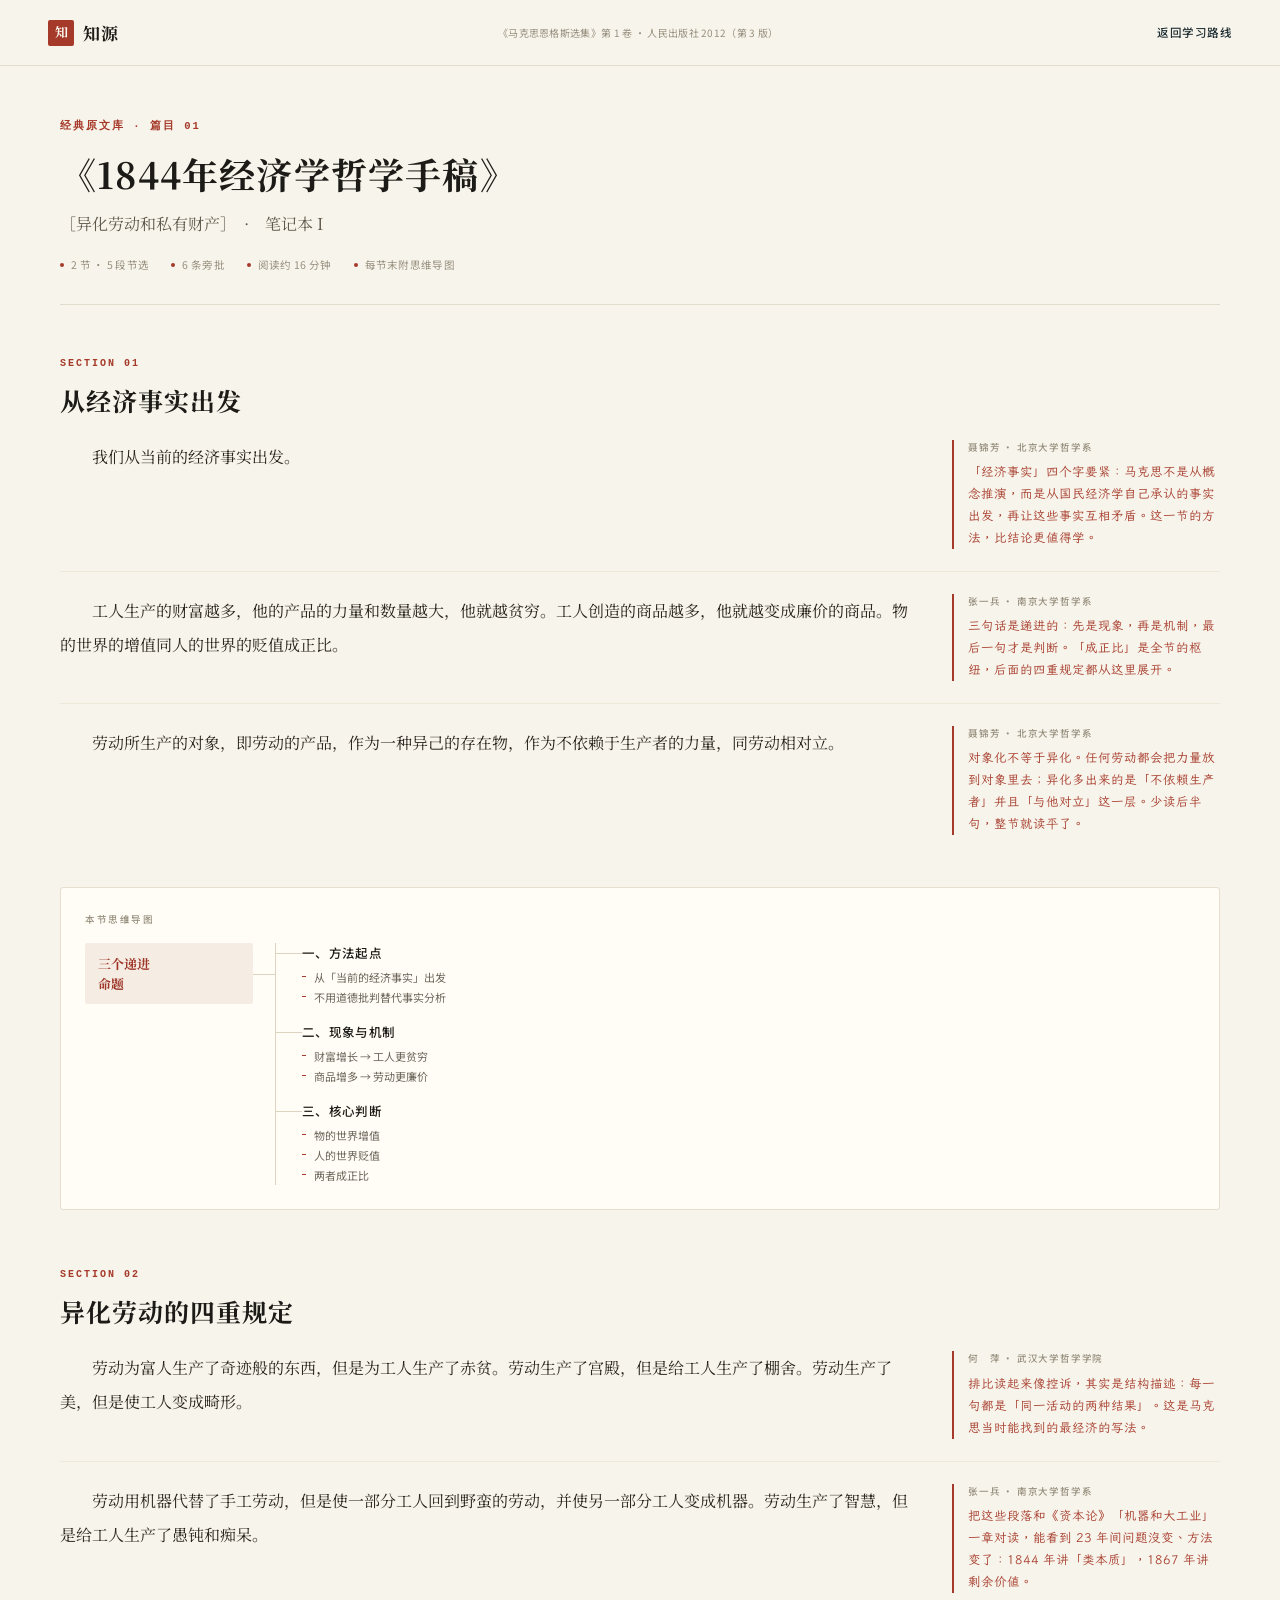
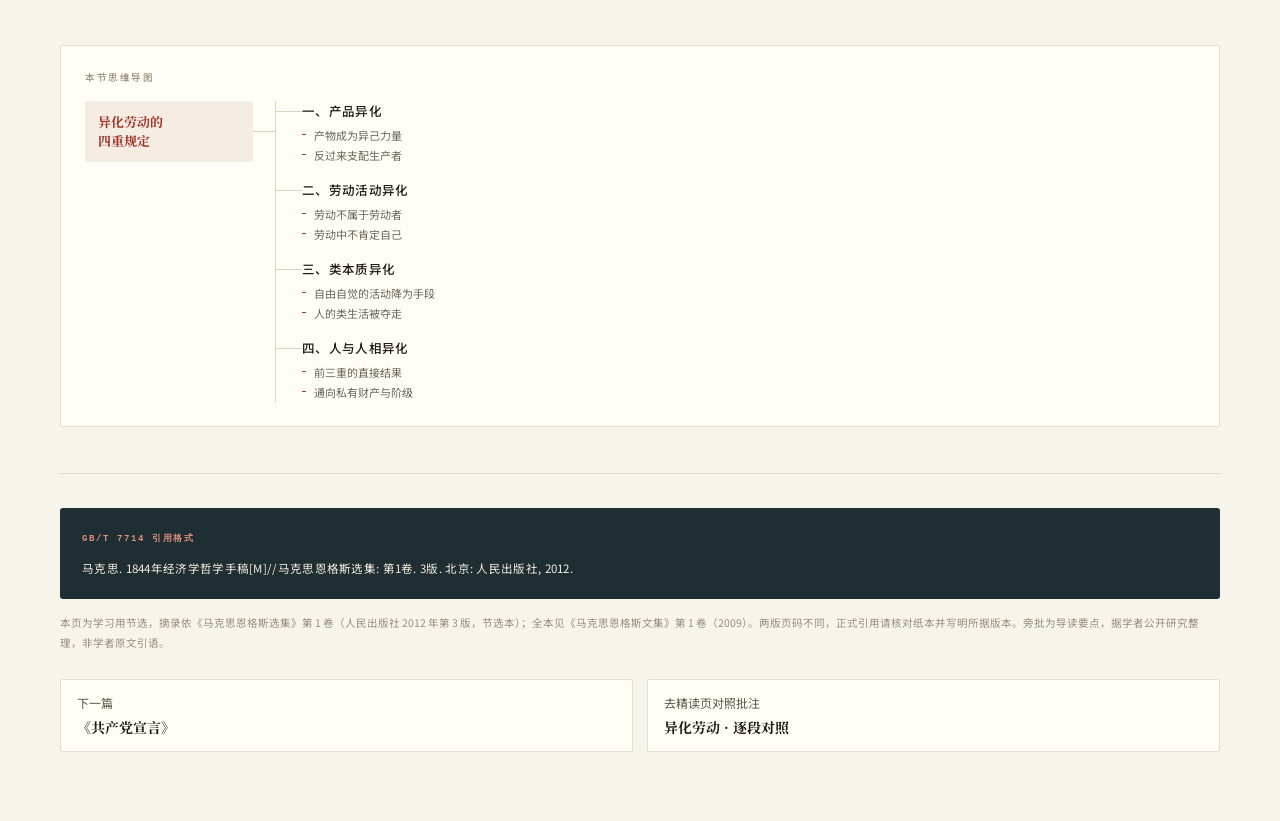
<file: app/works/manuscrit-1844.html>
<!DOCTYPE html>
<html lang="zh-CN">
<head>
<meta charset="UTF-8">
<meta name="viewport" content="width=device-width, initial-scale=1">
<title>《1844年经济学哲学手稿》· 知源经典原文库</title>
<link rel="stylesheet" href="https://fonts.googleapis.com/css2?family=Noto+Sans+SC:wght@400;500;700&family=Noto+Serif+SC:wght@400;600;700&family=LXGW+WenKai+TC&display=swap" media="print" onload="this.media='all'">
<link rel="stylesheet" href="../css/tokens.css">
<link rel="stylesheet" href="../css/work.css">
</head>
<body>

<header class="w-top">
  <a class="w-brand" href="../index.html">
    <span class="w-mark">知</span><span class="w-name">知源</span>
  </a>
  <span class="w-src">《马克思恩格斯选集》第 1 卷 · 人民出版社 2012（第 3 版）</span>
  <a class="w-back" href="../index.html#roadmap">返回学习路线</a>
</header>

<div class="w-head">
  <span class="w-kicker">经典原文库 · 篇目 01</span>
  <h1 class="w-title">《1844年经济学哲学手稿》</h1>
  <p class="w-sub">［异化劳动和私有财产］　·　笔记本 I</p>
  <div class="w-meta">
    <span>2 节 · 5 段节选</span>
    <span>6 条旁批</span>
    <span>阅读约 16 分钟</span>
    <span>每节末附思维导图</span>
  </div>
</div>

<main class="w-body">

  <section class="wsec">
    <span class="wsec__no">SECTION 01</span>
    <h2 class="wsec__title">从经济事实出发</h2>

    <div class="para">
      <p class="para__text">我们从当前的经济事实出发。</p>
      <aside class="para__note">
        <span class="note__who">聂锦芳 · 北京大学哲学系</span>
        <p class="note__text">「经济事实」四个字要紧：马克思不是从概念推演，而是从国民经济学自己承认的事实出发，再让这些事实互相矛盾。这一节的方法，比结论更值得学。</p>
      </aside>
    </div>

    <div class="para">
      <p class="para__text">工人生产的财富越多，他的产品的力量和数量越大，他就越贫穷。工人创造的商品越多，他就越变成廉价的商品。物的世界的增值同人的世界的贬值成正比。</p>
      <aside class="para__note">
        <span class="note__who">张一兵 · 南京大学哲学系</span>
        <p class="note__text">三句话是递进的：先是现象，再是机制，最后一句才是判断。「成正比」是全节的枢纽，后面的四重规定都从这里展开。</p>
      </aside>
    </div>

    <div class="para">
      <p class="para__text">劳动所生产的对象，即劳动的产品，作为一种异己的存在物，作为不依赖于生产者的力量，同劳动相对立。</p>
      <aside class="para__note">
        <span class="note__who">聂锦芳 · 北京大学哲学系</span>
        <p class="note__text">对象化不等于异化。任何劳动都会把力量放到对象里去；异化多出来的是「不依赖生产者」并且「与他对立」这一层。少读后半句，整节就读平了。</p>
      </aside>
    </div>

    <div class="mindmap">
      <span class="mindmap__label">本节思维导图</span>
      <div class="mm-root">三个递进<br>命题</div>
      <div class="mm-branches">
        <div class="mm-branch">
          <h4>一、方法起点</h4>
          <ul>
            <li>从「当前的经济事实」出发</li>
            <li>不用道德批判替代事实分析</li>
          </ul>
        </div>
        <div class="mm-branch">
          <h4>二、现象与机制</h4>
          <ul>
            <li>财富增长 → 工人更贫穷</li>
            <li>商品增多 → 劳动更廉价</li>
          </ul>
        </div>
        <div class="mm-branch">
          <h4>三、核心判断</h4>
          <ul>
            <li>物的世界增值</li>
            <li>人的世界贬值</li>
            <li>两者成正比</li>
          </ul>
        </div>
      </div>
    </div>
  </section>

  <section class="wsec">
    <span class="wsec__no">SECTION 02</span>
    <h2 class="wsec__title">异化劳动的四重规定</h2>

    <div class="para">
      <p class="para__text">劳动为富人生产了奇迹般的东西，但是为工人生产了赤贫。劳动生产了宫殿，但是给工人生产了棚舍。劳动生产了美，但是使工人变成畸形。</p>
      <aside class="para__note">
        <span class="note__who">何　萍 · 武汉大学哲学学院</span>
        <p class="note__text">排比读起来像控诉，其实是结构描述：每一句都是「同一活动的两种结果」。这是马克思当时能找到的最经济的写法。</p>
      </aside>
    </div>

    <div class="para">
      <p class="para__text">劳动用机器代替了手工劳动，但是使一部分工人回到野蛮的劳动，并使另一部分工人变成机器。劳动生产了智慧，但是给工人生产了愚钝和痴呆。</p>
      <aside class="para__note">
        <span class="note__who">张一兵 · 南京大学哲学系</span>
        <p class="note__text">把这些段落和《资本论》「机器和大工业」一章对读，能看到 23 年间问题没变、方法变了：1844 年讲「类本质」，1867 年讲剩余价值。</p>
      </aside>
    </div>

    <div class="mindmap">
      <span class="mindmap__label">本节思维导图</span>
      <div class="mm-root">异化劳动的<br>四重规定</div>
      <div class="mm-branches">
        <div class="mm-branch">
          <h4>一、产品异化</h4>
          <ul>
            <li>产物成为异己力量</li>
            <li>反过来支配生产者</li>
          </ul>
        </div>
        <div class="mm-branch">
          <h4>二、劳动活动异化</h4>
          <ul>
            <li>劳动不属于劳动者</li>
            <li>劳动中不肯定自己</li>
          </ul>
        </div>
        <div class="mm-branch">
          <h4>三、类本质异化</h4>
          <ul>
            <li>自由自觉的活动降为手段</li>
            <li>人的类生活被夺走</li>
          </ul>
        </div>
        <div class="mm-branch">
          <h4>四、人与人相异化</h4>
          <ul>
            <li>前三重的直接结果</li>
            <li>通向私有财产与阶级</li>
          </ul>
        </div>
      </div>
    </div>
  </section>

</main>

<footer class="w-foot">
  <div class="w-cite">
    <span class="w-cite__label">GB/T 7714 引用格式</span>
    马克思. 1844年经济学哲学手稿[M]//马克思恩格斯选集: 第1卷. 3版. 北京: 人民出版社, 2012.
  </div>
  <p class="w-note">本页为学习用节选，摘录依《马克思恩格斯选集》第 1 卷（人民出版社 2012 年第 3 版，节选本）；全本见《马克思恩格斯文集》第 1 卷（2009）。两版页码不同，正式引用请核对纸本并写明所据版本。旁批为导读要点，据学者公开研究整理，非学者原文引语。</p>
  <div class="w-next">
    <a href="manifesto.html">下一篇<b>《共产党宣言》</b></a>
    <a href="../index.html#reader">去精读页对照批注<b>异化劳动 · 逐段对照</b></a>
  </div>
</footer>

</body>
</html>
</file>
<file: app/css/tokens.css>
/* ============================================================
   知源 · Design Tokens
   由设计稿直接提取：纸墨 + 朱批
   ============================================================ */

:root {
  /* ---------- 纸与墨 ---------- */
  --paper:        #F7F4EB; /* 页面底色 */
  --paper-warm:   #F1EBDD; /* 次级底（核验页 / 能力区） */
  --paper-toc:    #F3EEE1; /* 阅读页目录 */
  --paper-anno:   #FBF6EA; /* 批注栏 */
  --card:         #FFFDF6; /* 卡片 */
  --card-soft:    #FBF7EE; /* 品牌字反白底 */

  /* ---------- 文字 ---------- */
  --ink:          #1D1B17; /* 主文字 */
  --ink-strong:   #2A251E; /* 正文原文 */
  --ink-body:     #3A342B;
  --ink-quote:    #3E372C;
  --ink-2:        #5E5749; /* 次级正文 */
  --ink-2b:       #6E675C;
  --ink-3:        #8C8474; /* 说明 */
  --ink-3b:       #98907F;
  --ink-4:        #A79E8C; /* 弱提示 */
  --ink-5:        #B6AE9C; /* 极弱 */

  /* ---------- 朱砂 / 墨青 ---------- */
  --cinnabar:     #A63A2A;
  --cinnabar-ink: #9E3527;
  --cinnabar-tint:#F5EDE4;
  --cinnabar-toc: #EFE4DA;
  --deep:         #1F2E33; /* 深墨青：侧栏 / CTA / 页脚 */
  --deep-2:       #1A272B; /* 页脚 */
  --deep-3:       #26383E; /* 深底卡片 */
  --deep-4:       #2C4046; /* 侧栏选中 */
  --deep-line:    #374A50;

  /* ---------- 状态色 ---------- */
  --verify-bg:    #E4EEE5; /* 已核校 */
  --verify-bg-2:  #E9F0EA;
  --verify-ink:   #2F4F42;
  --verify-ink-2: #3E6153;
  --pending-bg:   #F5EBD5; /* 待核实 */
  --pending-line: #E6D6B4;
  --pending-ink:  #8A6414;
  --pending-ink-2:#7A5A10;
  --pending-ink-3:#6B5210;
  --doubt-bg:     #E9E5DA; /* 存疑 */
  --doubt-ink:    #5E5749;

  /* ---------- 线 ---------- */
  --line:         #E2DCCD; /* 主分割 */
  --line-2:       #DCD4C0; /* 描边 */
  --line-3:       #E6DFCE; /* 卡片边 */
  --line-4:       #EFE9DA; /* 卡内细分 */
  --line-5:       #EAE2CF; /* 批注卡边 */
  --line-btn:     #CFC7B4;
  --line-dark:    #2C3B40;
  --line-dark-2:  #4A5C60;

  /* ---------- 深底文字 ---------- */
  --on-deep:      #F2ECDD;
  --on-deep-2:    #F5F0E2;
  --on-deep-3:    #DDE6E6;
  --on-deep-4:    #A9B8BA;
  --on-deep-5:    #93A5A7;
  --on-deep-6:    #7D9092;
  --on-deep-7:    #71858A;
  --on-deep-warm: #DB8F7E; /* 深底上的朱砂 */

  /* ---------- 字体 ---------- */
  --font-serif: "Source Han Serif CN", "Noto Serif SC", "Songti SC", "SimSun", "STSong", serif;
  --font-sans:  "Noto Sans SC", "PingFang SC", "Microsoft YaHei", "Segoe UI", system-ui, sans-serif;
  --font-kai:   "LXGW WenKai TC", "Kaiti SC", "KaiTi", "STKaiti", "Noto Serif SC", serif;
  --font-mono:  "Inter", "SF Mono", "Consolas", ui-monospace, monospace;

  /* ---------- 画布 ---------- */
  --canvas-w: 1440px;
  --radius-xs: 2px;
  --radius-sm: 3px;
  --ease: cubic-bezier(0.22, 0.61, 0.36, 1);
}
</file>
<file: app/css/base.css>
/* ============================================================
   知源 · Base / Reset / 屏幕切换
   ============================================================ */

*,
*::before,
*::after { box-sizing: border-box; }

html { -webkit-text-size-adjust: 100%; }

body {
  margin: 0;
  background: var(--paper);
  color: var(--ink);
  font-family: var(--font-sans);
  font-size: 14px;
  line-height: 1.6;
  -webkit-font-smoothing: antialiased;
  -moz-osx-font-smoothing: grayscale;
}

h1, h2, h3, h4, p, ul, ol, figure { margin: 0; }
ul, ol { padding: 0; list-style: none; }
a { color: inherit; text-decoration: none; }
button { font: inherit; color: inherit; background: none; border: 0; padding: 0; cursor: pointer; }
svg { display: block; }

/* ---------- 画布与缩放 ---------- */
/* 所有页面都按 1440 宽绘制，再由 JS 等比缩放整体，不做重排 */
.stage {
  width: var(--canvas-w);
  margin: 0 auto;
  transform-origin: top center;
  background: var(--paper);
}

/* ---------- 屏幕切换 ---------- */
.screen { display: none; }
.screen.is-active {
  display: block;
  animation: screen-in 0.46s var(--ease) both;
}

@keyframes screen-in {
  from { opacity: 0; transform: translateY(16px); }
  to   { opacity: 1; transform: none; }
}

@media (prefers-reduced-motion: reduce) {
  .screen.is-active { animation: none; }
}

/* ---------- 通用元件 ---------- */
.rule        { height: 1px; background: var(--line); flex: none; }
.rule-soft   { height: 1px; background: var(--line-4); flex: none; }
.rule-2      { height: 1px; background: var(--line-2); flex: none; }
.table__divider { height: 1px; background: var(--line-3); flex: none; }
.v-rule      { width: 1px; background: var(--line); flex: none; }

.serif  { font-family: var(--font-serif); }
.kai    { font-family: var(--font-kai); }
.mono   { font-family: var(--font-mono); font-feature-settings: "tnum" 1; }

/* 可点击元素的统一焦点态 */
a:focus-visible,
button:focus-visible {
  outline: 2px solid var(--cinnabar);
  outline-offset: 3px;
}

/* 简易按钮基类（不改变设计稿尺寸，仅补交互） */
.btn {
  display: inline-flex;
  align-items: center;
  justify-content: center;
  border-radius: var(--radius-xs);
  transition: background-color 0.2s var(--ease), color 0.2s var(--ease),
              border-color 0.2s var(--ease), opacity 0.2s var(--ease);
}
.btn:hover { opacity: 0.86; }
.btn:active { opacity: 0.72; }

.link-quiet { transition: color 0.2s var(--ease); }
.link-quiet:hover { color: var(--cinnabar); }

/* 滚动条（深底侧栏/长页） */
::-webkit-scrollbar { width: 10px; height: 10px; }
::-webkit-scrollbar-track { background: transparent; }
::-webkit-scrollbar-thumb {
  background: #D8D0BC;
  border: 3px solid var(--paper);
  border-radius: 6px;
}
::-webkit-scrollbar-thumb:hover { background: #C4BAA2; }

::selection { background: #E8D5CC; color: var(--ink); }
</file>
<file: app/css/home.css>
/* ============================================================
   知源 · 01 首页
   ============================================================ */

/* ---------------- Header ---------------- */
.site-header {
  display: flex;
  align-items: center;
  justify-content: space-between;
  padding: 22px 80px;
  background: var(--paper);
}
.brand { display: flex; align-items: center; gap: 10px; }
.brand__mark {
  width: 32px; height: 32px;
  border-radius: var(--radius-xs);
  background: var(--cinnabar);
  display: flex; align-items: center; justify-content: center;
  font-family: var(--font-serif);
  font-weight: 700;
  font-size: 16px;
  color: var(--card-soft);
  line-height: 1;
}
.brand__text { display: flex; flex-direction: column; gap: 1px; }
.brand__name {
  font-family: var(--font-serif);
  font-weight: 700;
  font-size: 21px;
  line-height: 1.2;
  letter-spacing: 1px;
  color: var(--ink);
}
.brand__latin {
  font-family: var(--font-mono);
  font-weight: 500;
  font-size: 9px;
  line-height: 1.2;
  letter-spacing: 0.8px;
  color: var(--ink-3b);
}
.nav { display: flex; align-items: center; gap: 30px; }
.nav a {
  font-size: 14px;
  font-weight: 500;
  color: var(--ink-body);
  transition: color 0.2s var(--ease);
}
.nav a:hover { color: var(--cinnabar); }

.header-right { display: flex; align-items: center; gap: 18px; }
.icon-search { width: 18px; height: 18px; }
.login { font-size: 14px; font-weight: 500; color: var(--ink-body); }
.btn-header {
  padding: 11px 22px;
  background: var(--deep);
  border-radius: var(--radius-xs);
  font-size: 13px;
  font-weight: 500;
  letter-spacing: 0.5px;
  color: var(--paper);
}

/* ---------------- Hero ---------------- */
.hero {
  display: flex;
  gap: 64px;
  align-items: flex-start;
  padding: 60px 80px 84px;
}
.hero__left { width: 660px; display: flex; flex-direction: column; gap: 22px; }

.kicker { display: flex; align-items: center; gap: 10px; }
.kicker__line { width: 26px; height: 1px; background: var(--cinnabar); }
.kicker__text {
  font-size: 12px;
  font-weight: 500;
  letter-spacing: 1.1px;
  color: var(--cinnabar);
}

.hero__title {
  font-family: var(--font-serif);
  font-weight: 700;
  font-size: 48px;
  line-height: 68px;
  letter-spacing: 1.5px;
  color: var(--ink);
}
.hero__sub {
  font-size: 16px;
  line-height: 30px;
  color: var(--ink-2);
}
.hero__actions { display: flex; align-items: center; gap: 12px; }
.btn-primary {
  padding: 14px 26px;
  background: var(--deep);
  border-radius: var(--radius-xs);
  font-size: 14px;
  font-weight: 500;
  letter-spacing: 0.6px;
  color: var(--paper);
}
.btn-ghost {
  padding: 13px 25px;
  border: 1px solid var(--line-btn);
  border-radius: var(--radius-xs);
  font-size: 14px;
  font-weight: 500;
  letter-spacing: 0.6px;
  color: var(--ink-body);
}
.btn-ghost:hover { background: #F1EBDD; opacity: 1; }

.hero__trust { margin-top: 24px; display: flex; flex-direction: column; gap: 16px; }
.trust-row { display: flex; gap: 44px; }
.stat { display: flex; flex-direction: column; gap: 4px; }
.stat__value {
  font-family: var(--font-serif);
  font-weight: 700;
  font-size: 19px;
  line-height: 1.3;
  color: var(--ink);
}
.stat__value--accent { color: var(--cinnabar); }
.stat__label { font-size: 11px; line-height: 1.4; color: var(--ink-3); }

/* ---------------- Hero 右侧：叠纸卡片 ---------------- */
.stack {
  position: relative;
  width: 556px;
  height: 474px;
  flex: none;
}
.stack__layer {
  position: absolute;
  width: 500px;
  height: 434px;
  border-radius: var(--radius-sm);
}
.stack__layer--2 { left: 30px; top: 30px; background: #E9E2D1; }
.stack__layer--1 { left: 15px; top: 15px; background: #F0E9D8; }

.reading-card {
  position: absolute;
  left: 0; top: 0;
  width: 500px;
  height: 434px;
  display: flex;
  flex-direction: column;
  gap: 15px;
  padding: 30px;
  border-radius: var(--radius-sm);
  background: var(--card);
  border: 1px solid #E0D9C7;
}
.card__meta {
  display: flex;
  align-items: center;
  justify-content: space-between;
}
.card__book {
  font-family: var(--font-serif);
  font-weight: 700;
  font-size: 13px;
  letter-spacing: 0.4px;
  color: var(--ink);
}
.card__edition {
  font-family: var(--font-mono);
  font-size: 10px;
  color: var(--ink-3b);
}
.card__quote {
  font-family: var(--font-serif);
  font-size: 15px;
  line-height: 30px;
  color: var(--ink-body);
}

.anno { display: flex; gap: 12px; }
.anno__bar { width: 2px; height: 86px; background: var(--cinnabar); flex: none; }
.anno__body { display: flex; flex-direction: column; gap: 8px; }
.anno__text {
  font-family: var(--font-kai);
  font-size: 13px;
  line-height: 24px;
  color: var(--cinnabar);
}
.anno__scholar { display: flex; align-items: center; gap: 6px; }
.anno__name { font-size: 10px; font-weight: 500; color: #7A7264; }
.anno__id {
  font-family: var(--font-mono);
  font-weight: 500;
  font-size: 9px;
  letter-spacing: 0.6px;
  color: var(--ink-5);
}

.card__version {
  display: flex;
  flex-direction: column;
  gap: 5px;
  padding: 10px 12px;
  border-radius: var(--radius-xs);
  background: #F4EFE2;
}
.version__label {
  font-family: var(--font-mono);
  font-weight: 500;
  font-size: 9px;
  letter-spacing: 0.8px;
  color: var(--ink-3b);
}
.version__text { font-size: 10.5px; line-height: 18px; color: var(--ink-2b); }

.card__footer {
  margin-top: auto;
  padding-top: 4px;
  display: flex;
  align-items: center;
  justify-content: space-between;
}
.badge-verified {
  display: inline-flex;
  align-items: center;
  gap: 5px;
  padding: 4px 8px;
  border-radius: var(--radius-xs);
  background: #EAF0EA;
  font-size: 9.5px;
  font-weight: 500;
  color: var(--verify-ink);
}
.card__pageref {
  font-family: var(--font-mono);
  font-size: 10px;
  color: var(--ink-3b);
}

/* ---------------- 通用区块 ---------------- */
.section { padding: 92px 80px; background: var(--paper); }
.section--tight-top { padding-top: 20px; }
.section__kicker {
  font-family: var(--font-mono);
  font-weight: 600;
  font-size: 11px;
  letter-spacing: 2px;
  color: var(--cinnabar);
}
.section__title {
  font-family: var(--font-serif);
  font-weight: 700;
  font-size: 36px;
  line-height: 52px;
  letter-spacing: 1.2px;
  color: var(--ink);
}
.section__desc {
  font-size: 13.5px;
  line-height: 26px;
  color: var(--ink-2b);
}

/* ---------------- 02 问题诊断 ---------------- */
.pain { display: flex; flex-direction: column; gap: 46px; }
.pain__head { display: flex; flex-direction: column; gap: 14px; }
.pain__grid { display: flex; gap: 56px; }
.pain__item {
  flex: 1;
  display: flex;
  flex-direction: column;
  gap: 12px;
  padding-top: 20px;
}
.pain__rule { height: 1px; background: var(--line-2); }
.pain__index {
  font-family: var(--font-mono);
  font-weight: 600;
  font-size: 11px;
  letter-spacing: 1.5px;
  color: var(--cinnabar);
}
.pain__title {
  font-family: var(--font-serif);
  font-weight: 700;
  font-size: 20px;
  line-height: 1.4;
  color: var(--ink);
}
.pain__body { font-size: 13.5px; line-height: 26px; color: var(--ink-2b); }

/* ---------------- 03 核心能力 ---------------- */
.cap__head {
  display: flex;
  align-items: flex-end;
  justify-content: space-between;
  gap: 60px;
}
.cap__head-left { display: flex; flex-direction: column; gap: 14px; }
.cap__head-right { width: 380px; flex: none; }
.cap__grid {
  display: flex;
  flex-wrap: wrap;
  gap: 20px;
  margin-top: 40px;
}
.cap-card {
  width: 630px;
  height: 232px;
  display: flex;
  flex-direction: column;
  gap: 10px;
  padding: 28px;
  border-radius: var(--radius-sm);
  background: var(--card);
  border: 1px solid var(--line-3);
  transition: border-color 0.24s var(--ease), background-color 0.24s var(--ease);
}
.cap-card:hover { border-color: var(--line-2); background: #FFFEF9; }
.cap-card__icon { width: 26px; height: 26px; }
.cap-card__title {
  font-family: var(--font-serif);
  font-weight: 700;
  font-size: 21px;
  letter-spacing: 0.5px;
  color: var(--ink);
}
.cap-card__body { font-size: 13.5px; line-height: 25px; color: var(--ink-2b); }
.cap-card__spacer { flex: 1; }
.cap-card__meta { font-size: 11px; line-height: 1.5; color: var(--ink-3b); }

/* ---------------- 04 名家批注墙（深底） ---------------- */
.scholar-band {
  display: flex;
  flex-direction: column;
  gap: 12px;
  padding: 92px 80px;
  background: var(--deep);
}
.scholar-band .section__kicker { color: var(--on-deep-warm); }
.scholar-band .section__title { color: var(--on-deep); }
.scholar-band__sub {
  font-size: 13.5px;
  line-height: 26px;
  color: var(--on-deep-4);
  width: 640px;
}
.scholar-grid {
  display: flex;
  gap: 16px;
  margin-top: 32px;
}
.scholar-card {
  flex: 1;
  display: flex;
  flex-direction: column;
  gap: 7px;
  padding: 24px 22px;
  border-radius: var(--radius-xs);
  background: var(--deep-3);
  border: 1px solid var(--deep-line);
  transition: background-color 0.24s var(--ease);
}
.scholar-card:hover { background: #2B3F46; }
.scholar-card__name {
  font-family: var(--font-serif);
  font-weight: 700;
  font-size: 19px;
  letter-spacing: 1px;
  color: var(--on-deep);
}
.scholar-card__org { font-size: 10.5px; line-height: 1.5; color: var(--on-deep-5); }
.scholar-card__research { font-size: 12px; line-height: 22px; color: #C4CFD0; }
.scholar-card__count {
  font-family: var(--font-mono);
  font-weight: 500;
  font-size: 10px;
  letter-spacing: 0.5px;
  color: var(--on-deep-warm);
}

/* ---------------- 05 成长路线预览 ---------------- */
.path { display: flex; flex-direction: column; gap: 48px; }
.path__head {
  display: flex;
  align-items: flex-end;
  justify-content: space-between;
  gap: 40px;
}
.path__head-left { display: flex; flex-direction: column; gap: 14px; }
.path__link {
  display: flex;
  align-items: center;
  gap: 8px;
  padding-bottom: 6px;
  font-size: 12.5px;
  font-weight: 500;
  letter-spacing: 0.4px;
  color: var(--deep);
}
.path__grid { display: flex; gap: 24px; }
.stage {
  flex: 1;
  display: flex;
  flex-direction: column;
  gap: 11px;
}
.stage__marker { display: flex; align-items: center; gap: 9px; }
.stage__dot { width: 7px; height: 7px; border-radius: 4px; background: var(--cinnabar); flex: none; }
.stage__label {
  font-size: 10.5px;
  font-weight: 500;
  letter-spacing: 1px;
  color: var(--cinnabar);
}
.stage__title {
  font-family: var(--font-serif);
  font-weight: 700;
  font-size: 19px;
  line-height: 30px;
  color: var(--ink);
}
.stage__body { font-size: 12.5px; line-height: 24px; color: var(--ink-2b); }
.stage__books {
  font-family: var(--font-kai);
  font-size: 11.5px;
  line-height: 22px;
  color: var(--ink-3);
}

/* ---------------- 06 来源核验 ---------------- */
.verify {
  display: flex;
  align-items: center;
  gap: 70px;
  padding: 92px 80px;
  background: var(--paper-warm);
}
.verify__left { flex: 1; display: flex; flex-direction: column; gap: 16px; }
.verify__title {
  font-family: var(--font-serif);
  font-weight: 700;
  font-size: 34px;
  line-height: 50px;
  letter-spacing: 1px;
  color: var(--ink);
}
.verify__desc { font-size: 13.5px; line-height: 26px; color: var(--ink-2); }
.verify__row {
  display: flex;
  align-items: flex-start;
  gap: 16px;
}
.verify__row + .verify__row { margin-top: 6px; }
.verify__badge {
  width: 66px; height: 22px;
  flex: none;
  display: flex; align-items: center; justify-content: center;
  border-radius: var(--radius-xs);
  font-size: 10.5px;
  font-weight: 500;
  letter-spacing: 0.8px;
}
.verify__badge--ok { background: var(--verify-bg); color: var(--verify-ink); }
.verify__badge--pending { background: var(--pending-bg); color: var(--pending-ink); }
.verify__badge--doubt { background: var(--doubt-bg); color: var(--doubt-ink); }
.verify__text { font-size: 12.5px; line-height: 24px; color: var(--ink-2); }

.evidence-card {
  width: 520px;
  flex: none;
  display: flex;
  flex-direction: column;
  gap: 12px;
  padding: 28px 26px;
  border-radius: var(--radius-sm);
  background: var(--card);
  border: 1px solid #DDD4BF;
}
.ev__head { display: flex; align-items: center; justify-content: space-between; }
.ev__title {
  font-family: var(--font-serif);
  font-weight: 700;
  font-size: 14px;
  letter-spacing: 0.6px;
  color: var(--ink);
}
.ev__code {
  font-family: var(--font-mono);
  font-weight: 500;
  font-size: 9.5px;
  letter-spacing: 0.8px;
  color: var(--ink-5);
}
.ev__field { display: flex; flex-direction: column; gap: 4px; }
.ev__label {
  font-size: 9.5px;
  font-weight: 500;
  letter-spacing: 1px;
  color: var(--ink-3b);
}
.ev__value { font-size: 12px; line-height: 22px; color: var(--ink-body); }
.ev__value--quote { font-family: var(--font-serif); }
.ev__value--ok { color: var(--verify-ink); }

/* ---------------- 07 结尾 CTA ---------------- */
.cta {
  display: flex;
  flex-direction: column;
  align-items: center;
  gap: 22px;
  padding: 96px 80px;
  background: var(--deep);
}
.cta .section__kicker { color: var(--on-deep-warm); }
.cta__title {
  font-family: var(--font-serif);
  font-weight: 700;
  font-size: 42px;
  line-height: 60px;
  letter-spacing: 1.5px;
  text-align: center;
  color: var(--on-deep-2);
}
.cta__sub {
  font-size: 14px;
  line-height: 28px;
  text-align: center;
  color: #B9C6C8;
}
.cta__actions {
  display: flex;
  align-items: center;
  gap: 12px;
  padding-top: 12px;
}
.btn-cta {
  padding: 15px 30px;
  border-radius: var(--radius-xs);
  background: var(--cinnabar);
  font-size: 14px;
  font-weight: 500;
  letter-spacing: 0.6px;
  color: #FBF3EE;
}
.btn-cta--ghost {
  padding: 14px 29px;
  border: 1px solid var(--line-dark-2);
  font-size: 14px;
  font-weight: 500;
  letter-spacing: 0.6px;
  color: var(--on-deep-3);
}
.btn-cta--ghost:hover { border-color: #6B7E82; background: rgba(255, 255, 255, 0.04); opacity: 1; }
.cta__note {
  font-size: 11px;
  letter-spacing: 0.4px;
  color: var(--on-deep-6);
}

/* ---------------- 08 页脚 ---------------- */
.site-footer {
  display: flex;
  flex-direction: column;
  gap: 40px;
  padding: 64px 80px 34px;
  background: var(--deep-2);
}
.footer__top {
  display: flex;
  align-items: flex-start;
  justify-content: space-between;
  gap: 60px;
}
.footer__brand { width: 360px; display: flex; flex-direction: column; gap: 12px; }
.footer__name {
  font-family: var(--font-serif);
  font-weight: 700;
  font-size: 20px;
  letter-spacing: 2px;
  color: var(--on-deep);
}
.footer__tag { font-size: 12px; color: var(--on-deep-5); }
.footer__note { font-size: 11px; line-height: 20px; color: var(--on-deep-7); }

.footer__cols { display: flex; gap: 56px; }
.footer__col { display: flex; flex-direction: column; gap: 10px; }
.footer__col-title {
  font-size: 11px;
  font-weight: 500;
  letter-spacing: 1.5px;
  color: var(--on-deep-warm);
}
.footer__link {
  font-size: 12px;
  color: var(--on-deep-4);
  transition: color 0.2s var(--ease);
  white-space: nowrap;
}
.footer__link:hover { color: var(--on-deep); }

.footer__bottom {
  display: flex;
  align-items: center;
  justify-content: space-between;
  font-size: 11px;
  letter-spacing: 0.3px;
  color: var(--on-deep-7);
}
</file>
<file: app/css/dashboard.css>
/* ============================================================
   知源 · 02 学习工作台
   ============================================================ */

.dash {
  display: flex;
  width: 1440px;
  min-height: 1024px;
  background: var(--paper);
}

/* ---------------- 侧栏 ---------------- */
.sidebar {
  width: 248px;
  flex: none;
  display: flex;
  flex-direction: column;
  gap: 24px;
  padding: 26px 18px;
  background: var(--deep);
}
.sidebar .brand { gap: 10px; padding-left: 6px; }
.sidebar .brand__mark {
  width: 28px; height: 28px;
  font-size: 14px;
}
.sidebar .brand__name {
  font-size: 18px;
  letter-spacing: 1.5px;
  color: var(--on-deep);
}
.sidebar__nav { display: flex; flex-direction: column; gap: 3px; }

.sidebar__item {
  display: flex;
  align-items: center;
  gap: 9px;
  padding: 9px 12px;
  border-radius: var(--radius-xs);
  font-size: 13px;
  letter-spacing: 0.5px;
  color: #9FB0B2;
  text-align: left;
  transition: background-color 0.2s var(--ease), color 0.2s var(--ease);
}
.sidebar__item:hover { background: rgba(255, 255, 255, 0.05); color: #D8E2E2; }
.sidebar__item.is-active {
  background: var(--deep-4);
  color: var(--on-deep);
  font-weight: 500;
}

/* ---------------- 主区 ---------------- */
.dash__main {
  flex: 1;
  min-width: 0;
  display: flex;
  flex-direction: column;
  gap: 20px;
  padding: 30px 34px;
}

.dash__topbar {
  display: flex;
  align-items: center;
  justify-content: space-between;
  gap: 24px;
}
.greeting { display: flex; flex-direction: column; gap: 6px; }
.greeting__title {
  font-family: var(--font-serif);
  font-weight: 700;
  font-size: 24px;
  letter-spacing: 1px;
  color: var(--ink);
}
.greeting__meta { font-size: 11.5px; letter-spacing: 0.3px; color: var(--ink-3); }

.topbar-right { display: flex; align-items: center; gap: 12px; }
.search-pill {
  display: flex;
  align-items: center;
  gap: 9px;
  width: 268px; height: 34px;
  padding: 0 13px;
  border-radius: 17px;
  background: var(--card);
  border: 1px solid var(--line-3);
  transition: border-color 0.2s var(--ease);
}
.search-pill:hover { border-color: var(--line-2); }
.search-pill__text { font-size: 11.5px; color: var(--ink-4); }
.avatar {
  width: 34px; height: 34px;
  border-radius: 50%;
  background: var(--deep);
  display: flex; align-items: center; justify-content: center;
  font-family: var(--font-serif);
  font-weight: 700;
  font-size: 13px;
  color: var(--on-deep);
}

/* ---------------- KPI ---------------- */
.kpi-row { display: flex; gap: 16px; }
.kpi {
  flex: 1;
  display: flex;
  flex-direction: column;
  gap: 5px;
  padding: 16px 18px;
  border-radius: var(--radius-sm);
  background: var(--card);
  border: 1px solid var(--line-3);
}
.kpi__value {
  font-family: var(--font-serif);
  font-weight: 700;
  font-size: 22px;
  letter-spacing: 0.5px;
  color: var(--ink);
}
.kpi__label { font-size: 11px; color: var(--ink-3); }
.kpi--pending { background: var(--pending-bg); border-color: var(--pending-line); }
.kpi--pending .kpi__value,
.kpi--pending .kpi__label { color: var(--pending-ink); }

/* ---------------- 主体两栏 ---------------- */
.dash__body {
  flex: 1;
  min-height: 0;
  display: flex;
  gap: 20px;
}
.dash__col-left {
  flex: 1;
  min-width: 0;
  min-height: 0;
  display: flex;
  flex-direction: column;
  gap: 16px;
}
.dash__col-right {
  width: 356px;
  flex: none;
  min-height: 0;
  display: flex;
  flex-direction: column;
  gap: 16px;
}

.card {
  border-radius: var(--radius-sm);
  background: var(--card);
  border: 1px solid var(--line-3);
}

/* 今日任务 */
.tasks { padding: 22px 24px; display: flex; flex-direction: column; gap: 4px; }
.tasks__head {
  display: flex;
  align-items: center;
  justify-content: space-between;
  padding-bottom: 8px;
}
.card__title {
  font-family: var(--font-serif);
  font-weight: 700;
  font-size: 15px;
  letter-spacing: 0.8px;
  color: var(--ink);
}
.tasks__count {
  font-family: var(--font-mono);
  font-size: 10.5px;
  letter-spacing: 0.2px;
  color: var(--ink-4);
}

.task {
  display: flex;
  align-items: flex-start;
  gap: 12px;
  padding: 11px 0;
}
.task__box {
  width: 15px; height: 15px;
  flex: none;
  margin-top: 3px;
  border-radius: var(--radius-xs);
  border: 1.3px solid #C9C0AC;
  background: transparent;
  transition: border-color 0.2s var(--ease), background-color 0.2s var(--ease);
}
.task:hover .task__box { border-color: var(--cinnabar); }
.task__box--done {
  display: flex; align-items: center; justify-content: center;
  background: var(--verify-ink);
  border-color: var(--verify-ink);
}
.task__body { display: flex; flex-direction: column; gap: 4px; }
.task__title { font-size: 13px; line-height: 21px; font-weight: 500; color: var(--ink-strong); }
.task__title--done { color: var(--ink-3); }
.task__meta { font-size: 10.5px; line-height: 1.5; color: var(--ink-3b); }
.task__meta--pending { color: var(--pending-ink); }

/* 最近批注 */
.recent {
  flex: 1;
  min-height: 0;
  display: flex;
  flex-direction: column;
  gap: 6px;
  padding: 22px 24px;
}
.recent__head {
  display: flex;
  align-items: center;
  justify-content: space-between;
  padding-bottom: 7px;
}
.recent__all { font-size: 10.5px; letter-spacing: 0.3px; color: var(--cinnabar); }

.anno-item {
  display: flex;
  flex-direction: column;
  gap: 8px;
  padding-top: 14px;
}
.anno-item__row { display: flex; gap: 13px; }
.anno-item__bar { width: 2px; height: 58px; flex: none; background: var(--cinnabar); }
.anno-item__body { display: flex; flex-direction: column; gap: 7px; }
.anno-item__text {
  font-family: var(--font-kai);
  font-size: 12.5px;
  line-height: 22px;
  color: var(--cinnabar);
}
.anno-item__meta { font-size: 10px; line-height: 1.5; color: var(--ink-3b); }

/* 本周节奏 */
.weekly {
  margin-top: auto;
  padding-top: 18px;
  display: flex;
  flex-direction: column;
  gap: 9px;
}
.weekly__head {
  display: flex;
  align-items: center;
  justify-content: space-between;
}
.weekly__label {
  font-size: 9.5px;
  font-weight: 500;
  letter-spacing: 1.4px;
  color: var(--ink-3);
}
.weekly__total { font-size: 9.5px; letter-spacing: 0.3px; color: var(--ink-4); }
.weekly svg { width: 100%; height: 80px; }

/* 路线进度 */
.progress { padding: 20px; display: flex; flex-direction: column; gap: 11px; }
.progress__head {
  display: flex;
  align-items: center;
  justify-content: space-between;
}
.card__title--sm {
  font-family: var(--font-serif);
  font-weight: 700;
  font-size: 14px;
  letter-spacing: 0.6px;
  color: var(--ink);
}
.progress__stage {
  font-family: var(--font-mono);
  font-weight: 500;
  font-size: 10px;
  letter-spacing: 0.4px;
  color: var(--cinnabar);
}
.progress__bar {
  height: 6px;
  border-radius: 3px;
  background: var(--line-4);
  overflow: hidden;
}
.progress__fill { width: 60%; height: 100%; border-radius: 3px; background: var(--cinnabar); }
.progress__note { font-size: 11px; line-height: 20px; color: var(--ink-2b); }

/* 概念图谱 */
.graph { padding: 20px; display: flex; flex-direction: column; gap: 6px; }
.graph__head {
  display: flex;
  align-items: center;
  justify-content: space-between;
  margin-bottom: 2px;
}
.graph__count {
  font-family: var(--font-mono);
  font-size: 10px;
  letter-spacing: 0.2px;
  color: var(--ink-4);
}
.graph svg { width: 100%; height: 128px; }
.graph__caption { font-size: 10.5px; line-height: 19px; color: var(--ink-3b); }

/* 待核校 */
.queue {
  flex: 1;
  min-height: 0;
  display: flex;
  flex-direction: column;
  gap: 9px;
  padding: 20px;
  border-radius: var(--radius-sm);
  background: var(--pending-bg);
  border: 1px solid var(--pending-line);
}
.queue__head {
  display: flex;
  align-items: center;
  justify-content: space-between;
}
.queue__title {
  font-family: var(--font-serif);
  font-weight: 700;
  font-size: 14px;
  letter-spacing: 0.6px;
  color: var(--pending-ink-2);
}
.queue__badge {
  width: 20px; height: 17px;
  display: flex; align-items: center; justify-content: center;
  border-radius: var(--radius-xs);
  background: var(--pending-ink);
  font-family: var(--font-mono);
  font-weight: 600;
  font-size: 9.5px;
  color: #FBF3E2;
}
.queue__item { font-size: 11px; line-height: 20px; color: var(--pending-ink-3); }
.queue__action {
  width: 100%;
  padding: 8px 0;
  border-radius: var(--radius-xs);
  background: var(--pending-ink);
  font-size: 10.5px;
  font-weight: 500;
  letter-spacing: 0.5px;
  color: #FBF3E2;
  margin-top: 2px;
}
.queue__note { font-size: 10px; line-height: 19px; color: var(--pending-ink); }
</file>
<file: app/css/reader.css>
/* ============================================================
   知源 · 03 经典精读
   ============================================================ */

.reader {
  display: flex;
  flex-direction: column;
  width: 1440px;
  min-height: 1120px;
  background: var(--paper);
}

/* ---------------- 顶栏 ---------------- */
.reader__top {
  height: 58px;
  flex: none;
  display: flex;
  align-items: center;
  justify-content: space-between;
  gap: 18px;
  padding: 0 30px;
  background: var(--card);
}
.reader__top-left { display: flex; align-items: center; gap: 14px; }
.icon-back { width: 16px; height: 16px; color: var(--ink-body); transition: transform 0.2s var(--ease); }
.icon-back:hover { transform: translateX(-2px); }
.reader__title-col { display: flex; flex-direction: column; gap: 3px; }
.reader__book {
  font-family: var(--font-serif);
  font-weight: 700;
  font-size: 15px;
  letter-spacing: 0.5px;
  color: var(--ink);
}
.reader__version { font-size: 10px; line-height: 1.4; color: var(--ink-3b); }

.reader__top-right { display: flex; align-items: center; gap: 14px; }
.font-size {
  display: flex;
  align-items: center;
  gap: 9px;
  padding: 5px 10px;
  border-radius: var(--radius-xs);
  border: 1px solid #E0D9C7;
}
.font-size button { font-family: var(--font-mono); font-weight: 500; color: var(--ink-2b); line-height: 1; }
.font-size button:nth-child(1) { font-size: 10.5px; }
.font-size button:nth-child(2) { font-size: 12.5px; color: var(--deep); }
.font-size button:nth-child(3) { font-size: 12.5px; }

.toggle {
  display: flex;
  align-items: center;
  gap: 7px;
  padding: 6px 11px;
  border-radius: 13px;
  background: var(--deep);
  font-size: 10.5px;
  font-weight: 500;
  letter-spacing: 0.5px;
  color: var(--on-deep);
}
.toggle__dot { width: 6px; height: 6px; border-radius: 50%; background: var(--on-deep-warm); }
.toggle.is-off { background: #DDD5C2; color: var(--ink-2); }
.toggle.is-off .toggle__dot { background: var(--ink-4); }

.btn-cite {
  padding: 8px 16px;
  border-radius: var(--radius-xs);
  background: var(--cinnabar);
  font-size: 12px;
  font-weight: 500;
  letter-spacing: 0.5px;
  color: #FBF3EE;
}

/* ---------------- 三栏 ---------------- */
.reader__body {
  flex: 1;
  min-height: 0;
  display: flex;
}

/* 关闭批注后，原文栏占满剩余宽度 */
.reader.is-anno-off .annotations { display: none; }

/* 目录 */
.toc {
  width: 224px;
  flex: none;
  display: flex;
  flex-direction: column;
  gap: 3px;
  padding: 28px 16px;
  background: var(--paper-toc);
  overflow-y: auto;
}
.toc__label {
  font-size: 10px;
  font-weight: 500;
  letter-spacing: 2px;
  color: var(--ink-3b);
  padding: 0 8px 10px;
}
.toc__item {
  display: block;
  padding: 6px 8px;
  border-radius: var(--radius-xs);
  font-size: 12.5px;
  line-height: 1.6;
  color: var(--ink-2);
  transition: background-color 0.2s var(--ease), color 0.2s var(--ease);
}
.toc__item:hover { background: #EDE6D6; }
.toc__item.is-active {
  background: var(--cinnabar-toc);
  color: var(--cinnabar);
  font-weight: 500;
}

/* 原文 */
.reading {
  flex: 1;
  min-width: 0;
  display: flex;
  flex-direction: column;
  gap: 20px;
  padding: 40px 48px;
  background: var(--paper);
  overflow-y: auto;
}
.reading__kicker {
  font-size: 10.5px;
  font-weight: 500;
  letter-spacing: 1.8px;
  color: var(--cinnabar);
}
.reading__title {
  font-family: var(--font-serif);
  font-weight: 700;
  font-size: 28px;
  line-height: 40px;
  letter-spacing: 1px;
  color: var(--ink);
}
.reading__meta { font-size: 10.5px; letter-spacing: 0.3px; color: var(--ink-3b); }
.reading > p {
  font-family: var(--font-serif);
  font-size: 15px;
  line-height: 32px;
  color: var(--ink-strong);
}
/* 元信息与脚注不套用正文排版 */
.reading > .reading__meta {
  font-family: var(--font-sans);
  font-size: 10.5px;
  line-height: 1.5;
  letter-spacing: 0.3px;
  color: var(--ink-3b);
}
.reading > .reading__note {
  font-family: var(--font-sans);
  font-size: 10.5px;
  line-height: 20px;
  color: var(--ink-4);
}

.anno-marker { display: flex; align-items: center; gap: 9px; }
.anno-marker__line { width: 14px; height: 1px; background: var(--cinnabar); flex: none; }
.anno-marker__text {
  font-size: 10px;
  letter-spacing: 0.4px;
  color: var(--cinnabar);
}

.highlight {
  display: flex;
  gap: 14px;
  padding: 16px 18px;
  border-radius: var(--radius-xs);
  background: var(--cinnabar-tint);
}
.highlight__bar { width: 2px; height: 62px; flex: none; background: var(--cinnabar); }
.highlight__body { display: flex; flex-direction: column; gap: 6px; }
.highlight__label {
  font-size: 9.5px;
  font-weight: 500;
  letter-spacing: 1.6px;
  color: var(--cinnabar);
}
.highlight__quote {
  font-family: var(--font-serif);
  font-size: 13.5px;
  line-height: 26px;
  color: var(--ink-quote);
}

.points {
  display: flex;
  flex-direction: column;
  gap: 7px;
  padding: 16px 18px;
  border-radius: var(--radius-xs);
  background: var(--card);
  border: 1px solid var(--line-5);
}
.points__title {
  font-size: 9.5px;
  font-weight: 500;
  letter-spacing: 1.4px;
  color: var(--ink-3);
}
.points__item { font-size: 12px; line-height: 24px; color: var(--ink-2); }

.reading__note { font-size: 10.5px; line-height: 20px; color: var(--ink-4); }

/* 批注栏 */
.annotations {
  width: 556px;
  flex: none;
  display: flex;
  flex-direction: column;
  gap: 12px;
  padding: 26px 22px;
  background: var(--paper-anno);
  overflow-y: auto;
}
.annotations__head {
  display: flex;
  align-items: center;
  justify-content: space-between;
  padding-bottom: 4px;
}
.annotations__count { font-size: 10px; color: var(--ink-4); }

.anno-card {
  display: flex;
  flex-direction: column;
  gap: 8px;
  padding: 15px;
  border-radius: var(--radius-xs);
  background: var(--card);
  border: 1px solid var(--line-5);
  transition: border-color 0.22s var(--ease), transform 0.22s var(--ease);
}
.anno-card:hover { border-color: #DCD0B8; transform: translateY(-1px); }
.anno-card__head { display: flex; align-items: center; gap: 7px; }
.anno-card__name {
  font-size: 11.5px;
  font-weight: 500;
  letter-spacing: 0.4px;
  color: var(--ink);
}
.anno-card__org { font-size: 9.5px; color: var(--ink-3b); }
.anno-card__text {
  font-family: var(--font-kai);
  font-size: 12.5px;
  line-height: 22px;
  color: var(--cinnabar-ink);
}
.anno-card__foot {
  display: flex;
  align-items: center;
  justify-content: space-between;
}
.anno-card__src {
  font-family: var(--font-mono);
  font-size: 9px;
  letter-spacing: 0.4px;
  color: var(--ink-5);
}
.status {
  padding: 2px 6px;
  border-radius: var(--radius-xs);
  font-size: 9px;
  font-weight: 500;
  line-height: 1.5;
}
.status--ok { background: var(--verify-bg); color: var(--verify-ink); }
.status--pending { background: var(--pending-bg); color: var(--pending-ink); }

.btn-loadmore {
  width: 100%;
  padding: 9px 14px;
  border-radius: var(--radius-xs);
  border: 1px solid var(--line-2);
  font-size: 10.5px;
  font-weight: 500;
  letter-spacing: 0.4px;
  color: var(--ink-2);
  transition: background-color 0.2s var(--ease);
}
.btn-loadmore:hover { background: #F4EFE2; }

.annotations__note { font-size: 10px; line-height: 19px; color: var(--ink-4); }

.my-note {
  display: flex;
  flex-direction: column;
  gap: 7px;
  padding: 14px 15px;
  border-radius: var(--radius-xs);
  background: var(--card);
  border: 1px solid var(--line-5);
  transition: border-color 0.22s var(--ease);
}
.my-note:focus-within { border-color: #D8C9AE; }
.my-note__label {
  font-size: 9.5px;
  font-weight: 500;
  letter-spacing: 1.5px;
  color: var(--ink-3b);
}
.my-note__input {
  width: 100%;
  border: 0;
  outline: 0;
  resize: none;
  background: transparent;
  font-family: var(--font-kai);
  font-size: 11.5px;
  line-height: 21px;
  color: var(--ink);
}
.my-note__input::placeholder { color: var(--ink-5); }
</file>
<file: app/css/roadmap.css>
/* ============================================================
   知源 · 04 成长路线
   ============================================================ */

.page-top {
  display: flex;
  align-items: center;
  justify-content: space-between;
  height: 68px;
  padding: 0 80px;
  background: var(--paper);
}
.page-top .brand { gap: 9px; }
.page-top .brand__mark { width: 26px; height: 26px; font-size: 13px; }
.page-top .brand__name { font-size: 17px; letter-spacing: 1.2px; }
.page-top__crumb {
  font-size: 11.5px;
  letter-spacing: 0.6px;
  color: var(--ink-3b);
}
.page-top__back {
  font-size: 11.5px;
  font-weight: 500;
  letter-spacing: 0.5px;
  color: var(--deep);
  transition: color 0.2s var(--ease);
}
.page-top__back:hover { color: var(--cinnabar); }

/* ---------------- 页头 ---------------- */
.roadmap__hero {
  display: flex;
  flex-direction: column;
  gap: 18px;
  padding: 54px 80px 44px;
}
.roadmap__title {
  font-family: var(--font-serif);
  font-weight: 700;
  font-size: 44px;
  line-height: 60px;
  letter-spacing: 2px;
  color: var(--ink);
}
.roadmap__desc {
  width: 720px;
  font-size: 14px;
  line-height: 28px;
  color: var(--ink-2);
}
.tabs { display: flex; gap: 8px; padding-top: 12px; }
.tab {
  padding: 8px 18px;
  border-radius: var(--radius-xs);
  border: 1px solid var(--line-2);
  font-size: 12px;
  letter-spacing: 0.5px;
  color: var(--ink-2);
  transition: background-color 0.2s var(--ease), color 0.2s var(--ease),
              border-color 0.2s var(--ease);
}
.tab:hover { border-color: var(--ink-3); }
.tab.is-active {
  background: var(--deep);
  border-color: var(--deep);
  color: var(--on-deep);
  font-weight: 500;
}

/* ---------------- 四阶段时间轴 ---------------- */
.timeline { padding: 0 80px; }
.timeline__row { display: flex; flex-direction: column; gap: 16px; }
.timeline__inner {
  display: flex;
  align-items: flex-start;
  gap: 40px;
  padding: 24px 0 28px;
}
.timeline__left {
  width: 150px;
  flex: none;
  display: flex;
  flex-direction: column;
  gap: 7px;
}
.timeline__index {
  font-family: var(--font-mono);
  font-weight: 600;
  font-size: 11px;
  letter-spacing: 2px;
  color: var(--cinnabar);
}
.timeline__year { font-size: 10.5px; line-height: 19px; color: var(--ink-3b); }
.timeline__content { flex: 1; display: flex; flex-direction: column; gap: 11px; }
.timeline__title {
  font-family: var(--font-serif);
  font-weight: 700;
  font-size: 22px;
  line-height: 34px;
  letter-spacing: 0.8px;
  color: var(--ink);
}
.timeline__body { font-size: 12.5px; line-height: 26px; color: var(--ink-2); }
.pitfall {
  padding: 9px 12px;
  border-radius: var(--radius-xs);
  background: var(--pending-bg);
}
.pitfall__text {
  font-family: var(--font-kai);
  font-size: 11px;
  line-height: 21px;
  color: var(--pending-ink-2);
}

/* ---------------- 培养方案结构 ---------------- */
.plan {
  display: flex;
  flex-direction: column;
  gap: 22px;
  padding: 10px 80px 58px;
  background: var(--paper);
}
.plan__head {
  display: flex;
  align-items: flex-end;
  justify-content: space-between;
  gap: 60px;
}
.plan__head-left { display: flex; flex-direction: column; gap: 12px; }
.plan__title {
  font-family: var(--font-serif);
  font-weight: 700;
  font-size: 26px;
  line-height: 38px;
  letter-spacing: 1px;
  color: var(--ink);
}
.plan__note {
  font-size: 11px;
  line-height: 1.5;
  text-align: right;
  color: var(--ink-3);
}
.plan__grid { display: flex; gap: 14px; }
.module {
  flex: 1;
  display: flex;
  flex-direction: column;
  gap: 8px;
  padding: 16px;
  border-radius: var(--radius-xs);
  background: var(--card);
  border: 1px solid var(--line-3);
}
.module__no {
  font-family: var(--font-mono);
  font-weight: 600;
  font-size: 9.5px;
  letter-spacing: 1.4px;
  color: var(--cinnabar);
}
.module__name {
  font-family: var(--font-serif);
  font-weight: 700;
  font-size: 13.5px;
  line-height: 1.4;
  letter-spacing: 0.4px;
  color: var(--ink);
}
.module__desc { font-size: 11px; line-height: 20px; color: var(--ink-2b); }
.module--accent { background: var(--cinnabar-tint); border-color: #E6D6C8; }
.module--accent .module__name { color: var(--cinnabar-ink); }
.module--accent .module__desc { color: #7A4038; }
.source-note {
  font-size: 10.5px;
  line-height: 20px;
  color: var(--ink-3b);
}

/* ---------------- 经典原文库入口 ---------------- */
.library {
  display: flex;
  flex-direction: column;
  gap: 22px;
  padding: 10px 80px 56px;
  background: var(--paper);
}
.library__head {
  display: flex;
  align-items: flex-end;
  justify-content: space-between;
  gap: 60px;
}
.library__head-left { display: flex; flex-direction: column; gap: 12px; }
.library__title {
  font-family: var(--font-serif);
  font-weight: 700;
  font-size: 26px;
  line-height: 38px;
  letter-spacing: 1px;
  color: var(--ink);
}
.library__note {
  font-size: 11px;
  line-height: 1.5;
  text-align: right;
  color: var(--ink-3);
}
.lib-grid { display: flex; gap: 14px; }
.lib-card {
  flex: 1;
  min-height: 152px;
  display: flex;
  flex-direction: column;
  gap: 9px;
  padding: 18px 16px;
  border-radius: var(--radius-xs);
  background: var(--card);
  border: 1px solid var(--line-3);
  transition: border-color 0.22s var(--ease), background-color 0.22s var(--ease);
}
.lib-card:hover {
  border-color: var(--line-2);
  background: #FFFEF9;
}
.lib-card__no {
  font-family: var(--font-mono);
  font-weight: 600;
  font-size: 9.5px;
  letter-spacing: 1.4px;
  color: var(--cinnabar);
}
.lib-card__title {
  font-family: var(--font-serif);
  font-weight: 700;
  font-size: 14px;
  line-height: 22px;
  letter-spacing: 0.3px;
  color: var(--ink);
}
.lib-card__sub {
  font-size: 11px;
  line-height: 19px;
  color: var(--ink-2b);
}
.lib-card__meta {
  margin-top: auto;
  font-size: 10px;
  color: var(--ink-3b);
}
.lib-card__go {
  font-size: 10.5px;
  font-weight: 500;
  letter-spacing: 0.4px;
  color: var(--cinnabar);
}
/* 书目总表入口：与 4 个原文篇目区分开 */
.lib-card--index {
  background: var(--deep);
  border-color: var(--deep);
}
.lib-card--index:hover {
  background: var(--deep-2);
  border-color: var(--deep-2);
}
.lib-card--index .lib-card__no    { color: #DB8F7E; }
.lib-card--index .lib-card__title { color: var(--on-deep-warm); }
.lib-card--index .lib-card__sub   { color: #A9B8BA; }
.lib-card--index .lib-card__meta  { color: #7D9092; }
.lib-card--index .lib-card__go    { color: #DB8F7E; }

/* ---------------- 书单：四本的用法 ---------------- */
.books {
  display: flex;
  flex-direction: column;
  gap: 22px;
  padding: 10px 80px 56px;
  background: var(--paper);
}
.books__head {
  display: flex;
  align-items: flex-end;
  justify-content: space-between;
  gap: 60px;
}
.books__head-left { display: flex; flex-direction: column; gap: 12px; }
.books__title {
  font-family: var(--font-serif);
  font-weight: 700;
  font-size: 26px;
  line-height: 38px;
  letter-spacing: 1px;
  color: var(--ink);
}
.books__note {
  font-size: 11px;
  line-height: 1.5;
  text-align: right;
  color: var(--ink-3);
}
.books__grid { display: flex; gap: 14px; }
.book-card {
  flex: 1;
  height: 182px;
  display: flex;
  flex-direction: column;
  gap: 9px;
  padding: 16px;
  border-radius: var(--radius-xs);
  background: var(--card);
  border: 1px solid var(--line-3);
}
.book-card__title {
  font-family: var(--font-serif);
  font-weight: 700;
  font-size: 14px;
  line-height: 22px;
  letter-spacing: 0.3px;
  color: var(--ink);
}
.book-card__edition { font-size: 9.5px; line-height: 16px; color: var(--ink-3b); }
.book-card__use { font-size: 11px; line-height: 20px; color: var(--ink-2b); }
.book-card__stage {
  margin-top: auto;
  font-size: 9.5px;
  font-weight: 500;
  letter-spacing: 0.6px;
  color: var(--cinnabar);
}

/* ---------------- 学习指南（沿用 ability 结构） ---------------- */
.ability {
  display: flex;
  flex-direction: column;
  gap: 26px;
  padding: 56px 80px 60px;
  background: var(--paper-warm);
}
.ability__title {
  font-family: var(--font-serif);
  font-weight: 700;
  font-size: 30px;
  line-height: 44px;
  letter-spacing: 1px;
  color: var(--ink);
}
.ability__list { display: flex; flex-direction: column; }
.ability__row {
  display: flex;
  align-items: flex-start;
  gap: 40px;
  padding: 15px 0;
}
.ability__name {
  width: 168px;
  flex: none;
  font-family: var(--font-serif);
  font-weight: 700;
  font-size: 13.5px;
  line-height: 24px;
  letter-spacing: 0.6px;
  color: var(--ink);
}
.ability__path { flex: 1; font-size: 12px; line-height: 24px; color: var(--ink-2); }
.ability__note { font-size: 10.5px; line-height: 20px; color: var(--ink-3b); }
</file>
<file: app/css/verify.css>
/* ============================================================
   知源 · 05 来源核验
   ============================================================ */

.verify__hero {
  display: flex;
  flex-direction: column;
  gap: 16px;
  padding: 52px 80px 36px;
}
.verify__headline {
  font-family: var(--font-serif);
  font-weight: 700;
  font-size: 42px;
  line-height: 58px;
  letter-spacing: 1.8px;
  color: var(--ink);
}
.verify__lead {
  width: 760px;
  font-size: 14px;
  line-height: 28px;
  color: var(--ink-2);
}

.stats { display: flex; gap: 16px; padding-top: 16px; }
.stat-card {
  flex: 1;
  display: flex;
  flex-direction: column;
  gap: 5px;
  padding: 16px 18px;
  border-radius: var(--radius-xs);
}
.stat-card__value {
  font-family: var(--font-mono);
  font-weight: 600;
  font-size: 24px;
  letter-spacing: -0.3px;
  line-height: 1.2;
}
.stat-card__label { font-size: 10.5px; line-height: 1.5; }
.stat-card--ok { background: var(--verify-bg-2); }
.stat-card--ok .stat-card__value { color: var(--verify-ink); }
.stat-card--ok .stat-card__label { color: var(--verify-ink-2); }
.stat-card--pending { background: var(--pending-bg); }
.stat-card--pending .stat-card__value { color: var(--pending-ink); }
.stat-card--pending .stat-card__label { color: var(--pending-ink-2); }
.stat-card--doubt { background: var(--doubt-bg); }
.stat-card--doubt .stat-card__value,
.stat-card--doubt .stat-card__label { color: var(--doubt-ink); }
.stat-card--plain { background: var(--card); border: 1px solid var(--line-3); }
.stat-card--plain .stat-card__value { color: var(--deep); }
.stat-card--plain .stat-card__label { color: var(--ink-3); }

.verify__body {
  display: flex;
  flex-direction: column;
  gap: 34px;
  padding: 6px 80px 64px;
}

/* ---------------- 五道工序 ---------------- */
.process { display: flex; flex-direction: column; gap: 20px; }
.process__title {
  font-family: var(--font-serif);
  font-weight: 700;
  font-size: 24px;
  line-height: 36px;
  letter-spacing: 1px;
  color: var(--ink);
}
.process__steps { display: flex; gap: 18px; }
.step { flex: 1; display: flex; flex-direction: column; gap: 7px; padding-top: 16px; }
.step__no {
  font-family: var(--font-mono);
  font-weight: 600;
  font-size: 10px;
  letter-spacing: 1.6px;
  color: var(--cinnabar);
}
.step__title { font-size: 13px; font-weight: 500; letter-spacing: 0.4px; color: var(--ink); }
.step__desc { font-size: 10.5px; line-height: 20px; color: var(--ink-3); }

/* ---------------- 抽检表 ---------------- */
.audit {
  display: flex;
  flex-direction: column;
  gap: 10px;
  padding: 26px;
  border-radius: var(--radius-sm);
  background: var(--card);
  border: 1px solid var(--line-3);
}
.audit__head {
  display: flex;
  align-items: flex-end;
  justify-content: space-between;
  padding-bottom: 6px;
}
.audit__title {
  font-family: var(--font-serif);
  font-weight: 700;
  font-size: 18px;
  letter-spacing: 0.8px;
  color: var(--ink);
}
.audit__note { font-size: 10.5px; letter-spacing: 0.3px; color: var(--ink-3b); }

.table { display: flex; flex-direction: column; }
.table__row { display: flex; padding: 13px 0; transition: background-color 0.2s var(--ease); }
.table__row:hover { background: #FCFAF3; }
.table__row--head { padding: 9px 0; }
.table__row--head:hover { background: transparent; }
.table__cell { font-size: 12px; color: var(--ink-2); }
.table__cell--head {
  font-size: 10px;
  font-weight: 500;
  letter-spacing: 1px;
  color: var(--ink-3b);
}
.table__cell--key { font-weight: 500; color: var(--ink-strong); }
.table__cell--ok { font-weight: 500; color: var(--verify-ink); }
.table__cell--pending { font-weight: 500; color: var(--pending-ink); }

.c1 { width: 220px; flex: none; }
.c2 { width: 280px; flex: none; }
.c3 { width: 460px; flex: none; }
.c4 { width: 268px; flex: none; }

/* ---------------- 引用格式 ---------------- */
.citation {
  display: flex;
  flex-direction: column;
  gap: 9px;
  padding: 22px 24px;
  border-radius: var(--radius-sm);
  background: var(--deep);
}
.citation__label {
  font-family: var(--font-mono);
  font-weight: 600;
  font-size: 9.5px;
  letter-spacing: 1.6px;
  color: var(--on-deep-warm);
}
.citation__code {
  font-size: 12px;
  line-height: 24px;
  letter-spacing: 0.3px;
  color: var(--on-deep);
  user-select: all;
}
.citation__note { font-size: 10px; line-height: 19px; color: var(--on-deep-6); }
</file>
<file: app/css/panel.css>
/* ============================================================
   知源 · 06 通用学习面板
   三类对象（阅读 / 章节 / 题库）＋ 进度条 ＋ 批注
   ============================================================ */

.panel {
  width: 1440px;
  /* 高度跟随内容（与设计稿的 hug_contents 一致），不锁 1024 */
  background: var(--paper);
  display: flex;
  flex-direction: column;
}

/* ---------------- 顶栏 ---------------- */
.panel__top {
  height: 68px;
  flex: none;
  display: flex;
  align-items: center;
  justify-content: space-between;
  padding: 0 80px;
  background: var(--paper);
}
.panel__crumb {
  font-size: 11.5px;
  letter-spacing: 0.6px;
  color: var(--ink-3b);
}
.panel__top .brand { gap: 9px; }
.panel__top .brand__mark { width: 26px; height: 26px; font-size: 13px; }
.panel__top .brand__name { font-size: 17px; letter-spacing: 1.2px; }

.seg {
  display: flex;
  padding: 3px;
  border-radius: var(--radius-xs);
  background: #EFE9DA;
}
.seg__item {
  padding: 4px 12px;
  border-radius: var(--radius-xs);
  font-size: 11px;
  letter-spacing: 0.4px;
  color: var(--ink-2b);
  transition: background-color 0.2s var(--ease), color 0.2s var(--ease);
}
.seg__item:hover { color: var(--ink-body); }
.seg__item.is-active {
  background: var(--card);
  color: var(--deep);
  font-weight: 500;
}

/* ---------------- 页头 ---------------- */
.panel__head {
  display: flex;
  align-items: flex-end;
  justify-content: space-between;
  gap: 40px;
  padding: 34px 80px 26px;
}
.panel__head-left { display: flex; flex-direction: column; gap: 12px; }
.panel__title {
  font-family: var(--font-serif);
  font-weight: 700;
  font-size: 34px;
  line-height: 46px;
  letter-spacing: 1.2px;
  color: var(--ink);
}
.panel__sub {
  max-width: 620px;
  font-size: 13px;
  line-height: 26px;
  color: var(--ink-2);
}
.btn-add {
  display: inline-flex;
  align-items: center;
  gap: 7px;
  padding: 9px 16px;
  border-radius: var(--radius-xs);
  border: 1px solid var(--line-btn);
  font-size: 12px;
  font-weight: 500;
  letter-spacing: 0.4px;
  color: var(--ink-body);
  white-space: nowrap;
  transition: background-color 0.2s var(--ease), border-color 0.2s var(--ease);
}
.btn-add:hover { background: #F1EBDD; border-color: var(--ink-4); opacity: 1; }

/* ---------------- 主体 ---------------- */
.panel__body {
  display: flex;
  gap: 20px;
  padding: 0 80px 60px;
}
.panel__left {
  flex: 1;
  min-width: 0;
  display: flex;
  flex-direction: column;
  gap: 18px;
}
.panel__right {
  width: 356px;
  flex: none;
  display: flex;
  flex-direction: column;
  gap: 18px;
}
.pcard {
  border-radius: var(--radius-sm);
  background: var(--card);
  border: 1px solid var(--line-3);
}

/* ---------------- 总进度 ---------------- */
.total-card {
  display: flex;
  align-items: center;
  gap: 26px;
  padding: 24px 26px;
}
.donut { width: 128px; height: 128px; flex: none; }
.total-right {
  flex: 1;
  min-width: 0;
  display: flex;
  flex-direction: column;
  gap: 12px;
}
.total-head { display: flex; align-items: flex-end; gap: 12px; }
.total-value {
  font-family: var(--font-serif);
  font-weight: 700;
  font-size: 30px;
  line-height: 1.1;
  letter-spacing: 0.5px;
  color: var(--ink);
}
.total-label { font-size: 10.5px; line-height: 1.5; color: var(--ink-3); }

/* 通用进度行 */
.prow { display: flex; align-items: center; gap: 10px; }
.prow__label { width: 40px; flex: none; font-size: 10.5px; color: var(--ink-2b); }
.prow__track {
  flex: 1;
  height: 5px;
  border-radius: 3px;
  background: var(--line-4);
  overflow: hidden;
}
.prow__fill { height: 100%; border-radius: 3px; }
.prow__pct {
  width: 34px;
  flex: none;
  text-align: right;
  font-family: var(--font-mono);
  font-weight: 500;
  font-size: 10.5px;
  color: var(--ink-3);
}
/* 三类对象的语义色 */
.is-read    { background: var(--cinnabar); }
.is-chapter { background: var(--verify-ink); }
.is-quiz    { background: #B07A22; }

/* ---------------- 进行中列表 ---------------- */
.list-card { padding: 20px 24px; }
.list-head {
  display: flex;
  align-items: center;
  justify-content: space-between;
  padding-bottom: 10px;
}
.card-title {
  font-family: var(--font-serif);
  font-weight: 700;
  font-size: 14px;
  letter-spacing: 0.6px;
  color: var(--ink);
}
.list-head__meta {
  font-size: 10px;
  letter-spacing: 0.2px;
  color: var(--ink-4);
}

.lrow { border-top: 1px solid var(--line-4); }
.lrow__inner {
  display: flex;
  align-items: center;
  gap: 14px;
  padding: 14px 0;
}
.chip {
  flex: none;
  padding: 3px 8px;
  border-radius: var(--radius-xs);
  font-size: 10px;
  font-weight: 500;
  letter-spacing: 0.6px;
}
.chip--read    { background: var(--cinnabar-toc); color: var(--cinnabar); }
.chip--chapter { background: var(--verify-bg); color: var(--verify-ink); }
.chip--quiz    { background: var(--pending-bg); color: var(--pending-ink); }

.lrow__name {
  width: 190px;
  flex: none;
  font-size: 12.5px;
  font-weight: 500;
  color: var(--ink-strong);
}
.lrow__track {
  flex: 1;
  height: 5px;
  border-radius: 3px;
  background: var(--line-4);
  overflow: hidden;
}
.lrow__fill { height: 100%; border-radius: 3px; }
.lrow__pct {
  width: 38px;
  flex: none;
  text-align: right;
  font-family: var(--font-mono);
  font-weight: 500;
  font-size: 11px;
  color: var(--ink-2);
}
.lrow__note {
  width: 56px;
  flex: none;
  text-align: right;
  font-size: 10.5px;
  color: var(--ink-3b);
}

/* ---------------- 批注 ---------------- */
.anno-panel { padding: 20px 24px; display: flex; flex-direction: column; gap: 10px; }
.anno-panel__head {
  display: flex;
  align-items: center;
  justify-content: space-between;
}
.anno-panel__link {
  font-size: 10.5px;
  letter-spacing: 0.3px;
  color: var(--cinnabar);
}
/* 注意：dashboard.css 里也有 .anno-item（纵向排列）。
   这里所有批注样式都限定在 .anno-panel 内部，避免双向串味 */
.anno-panel .anno-item {
  display: flex;
  flex-direction: row;
  gap: 13px;
  padding-top: 12px;
  border-top: 1px solid var(--line-4);
}
.anno-panel .anno-item__bar { width: 2px; height: 54px; flex: none; background: var(--cinnabar); }
.anno-panel .anno-item__body { display: flex; flex-direction: column; gap: 7px; }
.anno-panel .anno-item__text {
  font-family: var(--font-kai);
  font-size: 12.5px;
  line-height: 22px;
  color: var(--cinnabar);
}
.anno-panel .anno-item__meta { font-size: 10px; line-height: 1.5; color: var(--ink-3b); }

.note-input {
  display: flex;
  flex-direction: column;
  gap: 6px;
  padding: 12px 14px;
  border-radius: var(--radius-xs);
  background: var(--paper-anno);
  border: 1px solid var(--line-5);
  transition: border-color 0.2s var(--ease);
}
.note-input:focus-within { border-color: #D8C9AE; }
.note-input__label {
  font-size: 9.5px;
  font-weight: 500;
  letter-spacing: 1.5px;
  color: var(--ink-3b);
}
.note-input textarea {
  width: 100%;
  border: 0;
  outline: 0;
  resize: none;
  background: transparent;
  font-family: var(--font-kai);
  font-size: 11.5px;
  line-height: 21px;
  color: var(--ink);
}
.note-input textarea::placeholder { color: var(--ink-5); }

/* ---------------- 右栏小卡 ---------------- */
.rcard {
  display: flex;
  flex-direction: column;
  gap: 9px;
  padding: 18px 20px;
  border-radius: var(--radius-sm);
  background: var(--card);
  border: 1px solid var(--line-3);
}
.rcard__head {
  display: flex;
  align-items: center;
  justify-content: space-between;
}
.rcard__title {
  font-family: var(--font-serif);
  font-weight: 700;
  font-size: 13.5px;
  letter-spacing: 0.6px;
  color: var(--ink);
}
.rcard__meta { font-size: 10px; letter-spacing: 0.3px; color: var(--ink-4); }
.rcard__meta--accent {
  font-family: var(--font-mono);
  font-weight: 500;
  letter-spacing: 0.4px;
  color: var(--cinnabar);
}
.rhythm-chart { width: 316px; max-width: 100%; height: 76px; }

/* 本周目标 */
.goal-row { display: flex; align-items: center; gap: 8px; }
.goal-row__label { width: 72px; flex: none; font-size: 10.5px; color: var(--ink-2b); }
.goal-row__track {
  flex: 1;
  height: 4px;
  border-radius: 2px;
  background: var(--line-4);
  overflow: hidden;
}
.goal-row__fill { height: 100%; border-radius: 2px; }
.goal-row__pct {
  width: 32px;
  flex: none;
  text-align: right;
  font-family: var(--font-mono);
  font-weight: 500;
  font-size: 10px;
  color: var(--ink-3);
}
.goal-note { font-size: 10px; line-height: 18px; color: var(--ink-3b); }

/* 待复习 */
.queue-badge {
  width: 20px;
  height: 17px;
  display: flex;
  align-items: center;
  justify-content: center;
  border-radius: var(--radius-xs);
  background: var(--pending-ink);
  font-family: var(--font-mono);
  font-weight: 600;
  font-size: 9.5px;
  color: #FBF3E2;
}
.review-row { display: flex; align-items: flex-start; gap: 10px; }
.review-row__due {
  width: 42px;
  flex: none;
  font-size: 9px;
  font-weight: 500;
  line-height: 1.6;
  color: var(--cinnabar);
}
.review-row__due--soon { color: var(--pending-ink); }
.review-row__due--later { color: var(--ink-3); }
.review-row__text {
  flex: 1;
  font-size: 11px;
  line-height: 19px;
  color: var(--ink-2);
}

/* 进度口径 */
.def-card {
  display: flex;
  flex-direction: column;
  gap: 8px;
  padding: 18px 20px;
  border-radius: var(--radius-sm);
  background: var(--paper-warm);
}
.def-card__title {
  font-size: 10px;
  font-weight: 500;
  letter-spacing: 1.5px;
  color: var(--pending-ink);
}
.def-card__line { font-size: 10.5px; line-height: 19px; color: var(--ink-2b); }
.def-card__note {
  margin-top: 2px;
  font-family: var(--font-kai);
  font-size: 9.5px;
  line-height: 18px;
  color: var(--pending-ink);
}
</file>
<file: app/css/mobile.css>
/* ============================================================
   mobile.css — 窄屏专用（≤820px）
   策略：不新建结构，只把 1440 固定画布的横向布局改成纵向单列。
   必须在所有样式表之后引入。
   ============================================================ */

@media (max-width: 820px) {

  /* ---------- 0. 取消画布缩放 ---------- */
  .stage {
    width: 100% !important;
    max-width: 100%;
    zoom: 1 !important;
    transform: none !important;
  }
  .screen { animation: none; }

  /* 通用：区块内边距减半 */
  .section { padding: 44px 20px !important; }
  .section--tight-top { padding-top: 20px !important; }

  /* ============================================================
     01 首页
     ============================================================ */

  /* 顶栏：隐藏横向导航，只留品牌 + CTA */
  .site-header {
    padding: 14px 20px !important;
    gap: 12px;
  }
  .site-header .nav { display: none !important; }
  .header-right { gap: 10px !important; }
  .header-right .login,
  .header-right .icon-search { display: none !important; }
  .btn-header { padding: 9px 16px !important; font-size: 12px !important; }

  .hero {
    flex-direction: column !important;
    gap: 32px !important;
    padding: 36px 20px 44px !important;
  }
  .hero__left { width: 100% !important; }
  .hero__title {
    font-size: 28px !important;
    line-height: 40px !important;
    letter-spacing: .5px !important;
    text-wrap: balance;
  }
  /* 标题按语义均衡断行，避免「读/懂」这类词中被拆 */
  .section__title,
  .roadmap__title,
  .verify__headline,
  .panel__title,
  .verify__title,
  .cta__title,
  .ability__title { text-wrap: balance; }
  .hero__sub { font-size: 14px !important; line-height: 26px !important; }
  .hero__actions { flex-wrap: wrap; gap: 10px !important; }
  .btn-primary, .btn-ghost { padding: 13px 20px !important; font-size: 13px !important; }

  .hero__trust { padding-top: 18px !important; gap: 12px !important; }
  .trust-row {
    display: grid !important;
    grid-template-columns: 1fr 1fr;
    gap: 16px !important;
  }
  .stat__value { font-size: 18px !important; }

  /* 右侧叠层卡：只留主卡 */
  .stack { width: 100% !important; height: auto !important; }
  .stack__layer { display: none !important; }
  .reading-card {
    width: 100% !important;
    padding: 22px 20px !important;
    gap: 12px !important;
  }
  .card__quote { font-size: 14px !important; line-height: 28px !important; }
  .card__version { padding: 10px !important; }

  .pain__grid,
  .cap__grid { display: flex !important; flex-direction: column !important; gap: 24px !important; }
  .pain__head,
  .cap__head {
    flex-direction: column !important;
    align-items: flex-start !important;
    gap: 16px !important;
  }
  .section__title {
    font-size: 26px !important;
    line-height: 38px !important;
    letter-spacing: .6px !important;
  }
  .section__desc { width: 100% !important; font-size: 13px !important; }
  .pain__body, .cap-card__body { font-size: 14px !important; line-height: 26px !important; }
  .cap-card { width: 100% !important; height: auto !important; padding: 22px 20px !important; }

  .scholar-band { padding: 44px 20px !important; }
  .scholar-grid {
    display: grid !important;
    grid-template-columns: 1fr 1fr !important;
    gap: 10px !important;
  }
  .scholar-card { padding: 18px 14px !important; }
  .scholar-card__name { font-size: 16px !important; }

  .path { padding: 44px 20px !important; }
  .path__head { flex-direction: column !important; align-items: flex-start !important; gap: 12px !important; }
  .path__grid { display: flex !important; flex-direction: column !important; gap: 22px !important; }
  .stage__title { font-size: 17px !important; }

  .verify {
    flex-direction: column !important;
    gap: 28px !important;
    padding: 44px 20px !important;
  }
  .verify__left, .verify__right { width: 100% !important; }
  .verify__title { font-size: 26px !important; line-height: 38px !important; }
  .evidence-card { width: 100% !important; padding: 22px 18px !important; }

  .cta { padding: 48px 20px !important; }
  .cta__title { font-size: 28px !important; line-height: 42px !important; }
  .cta__actions { flex-direction: column; width: 100%; }
  .cta__actions .btn-cta { width: 100%; justify-content: center; }

  .site-footer { padding: 40px 20px 26px !important; gap: 26px !important; }
  .footer__top { flex-direction: column !important; gap: 26px !important; }
  .footer__brand { width: 100% !important; }
  .footer__cols {
    display: grid !important;
    grid-template-columns: 1fr 1fr !important;
    gap: 22px 16px !important;
  }
  .footer__bottom { flex-direction: column !important; gap: 8px !important; }

  /* ============================================================
     02 学习工作台
     ============================================================ */
  .dash {
    width: 100% !important;
    min-height: 0 !important;
    flex-direction: column !important;
  }
  .sidebar {
    width: 100% !important;
    height: auto !important;
    padding: 14px 16px !important;
    gap: 12px !important;
  }
  .sidebar__nav {
    flex-direction: row !important;
    overflow-x: auto !important;
    gap: 6px !important;
    padding-bottom: 2px;
    -webkit-overflow-scrolling: touch;
    scrollbar-width: none;
  }
  .sidebar__nav::-webkit-scrollbar { display: none; }
  .sidebar__item { flex: none !important; white-space: nowrap; }

  .dash__main { padding: 20px 16px 28px !important; gap: 16px !important; }
  .dash__topbar { flex-wrap: wrap !important; gap: 12px !important; }
  .greeting__title { font-size: 21px !important; }
  .topbar-right { width: 100%; gap: 10px !important; }
  .search-pill { width: 100% !important; flex: 1; }

  .kpi-row { gap: 8px !important; }
  .kpi { padding: 12px 12px !important; }
  .kpi__value { font-size: 18px !important; }
  .kpi__label { font-size: 10px !important; }

  .dash__body { flex-direction: column !important; gap: 16px !important; }
  .dash__col-left, .dash__col-right { width: 100% !important; }

  .tasks, .recent, .progress, .graph, .queue { padding: 18px 16px !important; }
  .task__title { font-size: 13px !important; }
  .anno-item__bar { height: auto !important; }

  /* ============================================================
     03 经典精读
     ============================================================ */
  .reader {
    width: 100% !important;
    height: auto !important;
    min-height: 0 !important;
  }
  .reader__top {
    height: auto !important;
    flex-wrap: wrap !important;
    gap: 10px !important;
    padding: 12px 16px !important;
  }
  .reader__title { font-size: 14px !important; }
  .reader__version { white-space: normal !important; line-height: 16px !important; }
  .reader__top-right { gap: 8px !important; }
  .font-size { display: none !important; }
  .btn-cite { padding: 7px 12px !important; font-size: 11.5px !important; }

  .reader__body { flex-direction: column !important; }

  /* 目录 → 横向章节条 */
  .toc {
    width: 100% !important;
    height: auto !important;
    flex-direction: row !important;
    align-items: center;
    gap: 8px !important;
    padding: 10px 16px !important;
    overflow-x: auto;
    border-bottom: 1px solid var(--line-2);
    -webkit-overflow-scrolling: touch;
    scrollbar-width: none;
  }
  .toc::-webkit-scrollbar { display: none; }
  .toc__label { display: none; }
  .toc__item { flex: none !important; white-space: nowrap; font-size: 12px !important; }

  .reading { padding: 26px 18px 30px !important; gap: 16px !important; }
  .reading__title { font-size: 22px !important; line-height: 32px !important; }
  .reading p { font-size: 15.5px !important; line-height: 32px !important; }
  .highlight__quote { font-size: 14px !important; line-height: 27px !important; }
  .points__item { font-size: 13px !important; line-height: 24px !important; }

  .annotations {
    width: 100% !important;
    padding: 22px 16px 28px !important;
    gap: 10px !important;
    border-left: 0 !important;
    border-top: 1px solid var(--line-2);
  }
  .anno-card { padding: 14px !important; }
  .anno-card__text { font-size: 12.5px !important; line-height: 24px !important; }
  .anno-card__head { flex-wrap: wrap; gap: 4px 8px !important; }

  /* ============================================================
     04 成长路线
     ============================================================ */
  .page-top { padding: 0 20px !important; height: 56px !important; }
  .page-top__crumb { display: none; }

  .roadmap__hero { padding: 30px 20px 26px !important; gap: 14px !important; }
  .roadmap__title { font-size: 29px !important; line-height: 42px !important; letter-spacing: 1px !important; }
  .roadmap__desc { width: 100% !important; font-size: 13px !important; line-height: 26px !important; }
  .tabs { flex-wrap: wrap; gap: 6px !important; }
  .tab { font-size: 11.5px !important; padding: 7px 12px !important; }

  .timeline { padding: 0 20px !important; }
  .timeline__inner {
    flex-direction: column !important;
    gap: 10px !important;
    padding: 20px 0 24px !important;
  }
  .timeline__left { width: 100% !important; flex-direction: row !important; align-items: baseline; gap: 10px !important; }
  .timeline__title { font-size: 19px !important; line-height: 30px !important; }
  .timeline__body { font-size: 13px !important; line-height: 25px !important; }
  .pitfall { padding: 10px 12px !important; }
  .pitfall__text { font-size: 12px !important; line-height: 22px !important; }

  .plan, .books, .library, .ability { padding: 34px 20px !important; }
  .plan__head, .books__head, .library__head {
    flex-direction: column !important;
    align-items: flex-start !important;
    gap: 10px !important;
  }
  .plan__grid, .books__grid { display: flex !important; flex-direction: column !important; gap: 12px !important; }
  .module, .book-card { width: 100% !important; height: auto !important; }

  .lib-grid { display: flex !important; flex-direction: column !important; gap: 10px !important; }
  .lib-card { min-height: 0 !important; padding: 16px 14px !important; }
  .lib-card--index { flex-direction: column !important; align-items: flex-start !important; gap: 8px !important; }

  .ability__title { font-size: 23px !important; line-height: 36px !important; }
  .ability__row {
    flex-direction: column !important;
    gap: 6px !important;
    padding: 13px 0 !important;
  }
  .ability__name { width: 100% !important; }
  .ability__path { font-size: 12.5px !important; line-height: 24px !important; }
  .source-note { font-size: 10.5px !important; line-height: 20px !important; }

  /* ============================================================
     05 来源核验
     ============================================================ */
  .verify__hero { padding: 30px 20px 24px !important; }
  .verify__headline { font-size: 28px !important; line-height: 42px !important; letter-spacing: 1px !important; }
  .verify__lead { width: 100% !important; font-size: 13px !important; line-height: 26px !important; }
  .stats {
    display: grid !important;
    grid-template-columns: 1fr 1fr !important;
    gap: 10px !important;
  }
  .stat-card { padding: 14px !important; }
  .stat-card__value { font-size: 21px !important; }

  .verify__body { padding: 20px !important; gap: 26px !important; }
  .process__title, .audit__title { font-size: 20px !important; }
  .process__steps { display: flex !important; flex-direction: column !important; gap: 14px !important; }
  .step { padding-top: 12px !important; }

  .audit { padding: 20px 16px !important; }
  .audit__head { flex-direction: column !important; align-items: flex-start !important; gap: 6px !important; }
  /* 表格 → 卡片，用伪元素补列名 */
  .table__row {
    display: flex !important;
    flex-direction: column !important;
    gap: 5px !important;
    padding: 14px 0 !important;
    border-bottom: 1px solid var(--line-4);
  }
  /* 表头行必须放在 .table__row 之后，否则同特异性会被后者覆盖 */
  .table .table__row--head { display: none !important; }
  .table__cell {
    width: 100% !important;
    font-size: 12.5px !important;
    display: flex !important;
    gap: 8px;
  }
  .table__cell.c1::before { content: "核对项"; flex: none; width: 62px; color: var(--ink-3b); font-size: 11px; }
  .table__cell.c2::before { content: "标注";   flex: none; width: 62px; color: var(--ink-3b); font-size: 11px; }
  .table__cell.c3::before { content: "依据";   flex: none; width: 62px; color: var(--ink-3b); font-size: 11px; }
  .table__cell.c4::before { content: "状态";   flex: none; width: 62px; color: var(--ink-3b); font-size: 11px; }

  .citation { padding: 20px 16px !important; }
  .citation__code { font-size: 11.5px !important; line-height: 22px !important; }

  /* ============================================================
     06 通用学习面板
     ============================================================ */
  .panel { width: 100% !important; min-height: 0 !important; }
  .panel__top { height: 56px !important; padding: 0 16px !important; gap: 10px; }
  .panel__crumb { display: none; }
  .seg { flex: none; }
  .seg__item { padding: 4px 10px !important; font-size: 10.5px !important; }

  .panel__head {
    flex-direction: column !important;
    align-items: flex-start !important;
    gap: 14px !important;
    padding: 24px 16px 18px !important;
  }
  .panel__title { font-size: 26px !important; line-height: 38px !important; }
  .panel__sub { width: 100% !important; font-size: 12.5px !important; line-height: 24px !important; }
  .btn-add { padding: 8px 14px !important; }

  .panel__body {
    flex-direction: column !important;
    gap: 16px !important;
    padding: 0 16px 36px !important;
  }
  .panel__left, .panel__right { width: 100% !important; }

  .total-card { padding: 20px !important; gap: 16px !important; }
  .donut { width: 96px !important; height: 96px !important; }
  .donut svg { width: 96px; height: 96px; }
  .total-value { font-size: 26px !important; }
  .total-head { flex-direction: column !important; gap: 4px !important; }
  .total-label { width: 100% !important; }
  .prow__label { width: 34px !important; }

  .list-card, .rcard, .rhythm, .def-card, .pcard { padding: 18px 16px !important; }
  .list-head { flex-wrap: wrap; gap: 4px 10px !important; }

  /* 学习行 → 网格重排 */
  .lrow__inner {
    display: grid !important;
    grid-template-columns: auto 1fr auto;
    grid-template-areas:
      "chip name pct"
      "track track track"
      "note note note";
    gap: 6px 8px !important;
    align-items: center;
  }
  .lrow__inner > .chip { grid-area: chip; }
  .lrow__name { grid-area: name; width: auto !important; min-width: 0; font-size: 12.5px !important; }
  .lrow__track { grid-area: track; width: 100% !important; }
  .lrow__pct { grid-area: pct; width: auto !important; font-size: 11px !important; }
  .lrow__note { grid-area: note; justify-self: end; width: auto !important; }

  .anno-panel .anno-item__row { gap: 10px !important; }
  .note-input { padding: 12px !important; }
}
</file>
<file: app/css/work.css>
/* ============================================================
   知源 · 经典原文库（works/*.html 共用）
   版式：正文 + 右侧旁批，每节末尾一张思维导图
   ============================================================ */

*,
*::before,
*::after { box-sizing: border-box; }

body {
  margin: 0;
  background: var(--paper);
  color: var(--ink);
  font-family: var(--font-sans);
  font-size: 14px;
  line-height: 1.6;
  -webkit-font-smoothing: antialiased;
}
h1, h2, h3, h4, p, aside { margin: 0; }
a { color: inherit; text-decoration: none; }

/* ---------------- 顶栏 ---------------- */
.w-top {
  display: flex;
  align-items: center;
  justify-content: space-between;
  height: 66px;
  padding: 0 48px;
  background: var(--paper);
  border-bottom: 1px solid var(--line);
  position: sticky;
  top: 0;
  z-index: 10;
}
.w-brand { display: flex; align-items: center; gap: 9px; }
.w-mark {
  width: 26px; height: 26px;
  border-radius: var(--radius-xs);
  background: var(--cinnabar);
  display: flex; align-items: center; justify-content: center;
  font-family: var(--font-serif);
  font-weight: 700;
  font-size: 13px;
  color: var(--card-soft);
}
.w-name {
  font-family: var(--font-serif);
  font-weight: 700;
  font-size: 17px;
  letter-spacing: 1.2px;
}
.w-back {
  font-size: 11.5px;
  font-weight: 500;
  letter-spacing: 0.5px;
  color: var(--deep);
  transition: color 0.2s var(--ease);
}
.w-back:hover { color: var(--cinnabar); }
.w-src {
  font-size: 10px;
  letter-spacing: 0.3px;
  color: var(--ink-3b);
}

/* ---------------- 页头 ---------------- */
.w-head {
  max-width: 1160px;
  margin: 0 auto;
  padding: 46px 0 30px;
  border-bottom: 1px solid var(--line);
}
.w-kicker {
  font-family: var(--font-mono);
  font-weight: 600;
  font-size: 10.5px;
  letter-spacing: 2px;
  color: var(--cinnabar);
}
.w-title {
  margin-top: 14px;
  font-family: var(--font-serif);
  font-weight: 700;
  font-size: 36px;
  line-height: 50px;
  letter-spacing: 1.2px;
  color: var(--ink);
}
.w-sub {
  margin-top: 10px;
  font-family: var(--font-serif);
  font-size: 16px;
  line-height: 30px;
  color: var(--ink-2);
}
.w-meta {
  display: flex;
  gap: 22px;
  margin-top: 18px;
  font-size: 10.5px;
  letter-spacing: 0.3px;
  color: var(--ink-3b);
}
.w-meta span::before {
  content: "";
  display: inline-block;
  width: 4px; height: 4px;
  margin-right: 7px;
  border-radius: 50%;
  background: var(--cinnabar);
  vertical-align: 2px;
}

/* ---------------- 正文 ---------------- */
.w-body {
  max-width: 1160px;
  margin: 0 auto;
  padding: 0 0 40px;
}
.wsec { padding: 44px 0 0; }
.wsec__no {
  font-family: var(--font-mono);
  font-weight: 600;
  font-size: 10px;
  letter-spacing: 2px;
  color: var(--cinnabar);
}
.wsec__title {
  margin-top: 10px;
  font-family: var(--font-serif);
  font-weight: 700;
  font-size: 25px;
  line-height: 36px;
  letter-spacing: 1px;
  color: var(--ink);
}

/* 段落 + 旁批 */
.para {
  display: grid;
  grid-template-columns: minmax(0, 1fr) 268px;
  gap: 44px;
  padding: 22px 0;
  border-top: 1px solid var(--line-4);
  align-items: start;
}
.para:first-of-type { border-top: 0; }
.para__text {
  font-family: var(--font-serif);
  font-size: 16px;
  line-height: 34px;
  color: var(--ink-strong);
  text-indent: 2em;
}
.para__note {
  padding-left: 14px;
  border-left: 2px solid var(--cinnabar);
}
.note__who {
  display: block;
  font-size: 9.5px;
  font-weight: 500;
  letter-spacing: 0.8px;
  color: var(--ink-3b);
}
.note__text {
  margin-top: 6px;
  font-family: var(--font-kai);
  font-size: 12.5px;
  line-height: 22px;
  color: var(--cinnabar);
}
.note__text--plain { color: var(--ink-2); }

/* ---------------- 思维导图 ---------------- */
.mindmap {
  display: grid;
  grid-template-columns: 168px minmax(0, 1fr);
  gap: 0;
  margin: 30px 0 6px;
  padding: 24px;
  border-radius: var(--radius-sm);
  background: var(--card);
  border: 1px solid var(--line-3);
}
.mindmap__label {
  grid-column: 1 / -1;
  font-size: 9.5px;
  font-weight: 500;
  letter-spacing: 1.6px;
  color: var(--ink-3b);
  margin-bottom: 16px;
}
.mm-root {
  align-self: start;
  position: relative;
  padding: 11px 13px;
  border-radius: var(--radius-xs);
  background: var(--cinnabar-tint);
  font-family: var(--font-serif);
  font-weight: 700;
  font-size: 13px;
  line-height: 1.5;
  color: var(--cinnabar-ink);
}
.mm-root::after {
  content: "";
  position: absolute;
  right: -22px; top: 50%;
  width: 22px; height: 1px;
  background: var(--line-2);
}
.mm-branches {
  margin-left: 22px;
  padding-left: 26px;
  border-left: 1px solid var(--line-2);
  display: flex;
  flex-direction: column;
  gap: 15px;
}
.mm-branch { position: relative; }
.mm-branch::before {
  content: "";
  position: absolute;
  left: -26px; top: 10px;
  width: 26px; height: 1px;
  background: var(--line-2);
}
.mm-branch h4 {
  font-size: 12.5px;
  font-weight: 500;
  letter-spacing: 0.3px;
  color: var(--ink);
}
.mm-branch li {
  list-style: none;
  position: relative;
  padding-left: 12px;
  font-size: 11px;
  line-height: 20px;
  color: var(--ink-2b);
}
.mm-branch li::before {
  content: "";
  position: absolute;
  left: 0; top: 9px;
  width: 4px; height: 1px;
  background: var(--cinnabar);
}
.mm-branch ul { margin: 4px 0 0; padding: 0; }

/* ---------------- 页脚 ---------------- */
.w-foot {
  max-width: 1160px;
  margin: 0 auto;
  padding: 34px 0 70px;
  border-top: 1px solid var(--line);
}
.w-cite {
  padding: 20px 22px;
  border-radius: var(--radius-sm);
  background: var(--deep);
  font-size: 11.5px;
  line-height: 22px;
  color: var(--on-deep);
  letter-spacing: 0.3px;
  user-select: all;
}
.w-cite__label {
  display: block;
  margin-bottom: 7px;
  font-family: var(--font-mono);
  font-weight: 600;
  font-size: 9px;
  letter-spacing: 1.6px;
  color: var(--on-deep-warm);
}
.w-note {
  margin-top: 14px;
  font-size: 10.5px;
  line-height: 20px;
  color: var(--ink-3b);
}
.w-next {
  display: flex;
  gap: 14px;
  margin-top: 26px;
}
.w-next a {
  flex: 1;
  padding: 13px 16px;
  border-radius: var(--radius-xs);
  background: var(--card);
  border: 1px solid var(--line-3);
  font-size: 12px;
  color: var(--ink-2);
  transition: border-color 0.2s var(--ease), background-color 0.2s var(--ease);
}
.w-next a:hover { border-color: var(--line-2); background: #FFFEF9; }
.w-next b {
  display: block;
  margin-top: 4px;
  font-family: var(--font-serif);
  font-weight: 700;
  font-size: 14px;
  color: var(--ink);
}
</file>
<file: app/css/library.css>
/* ============================================================
   书目总表 · library.css
   依赖 tokens.css + work.css（顶部栏与页脚复用 w- 前缀）
   ============================================================ */

.lib-wrap {
  width: 1240px;
  margin: 0 auto;
  padding: 0 0 72px;
}

/* ---------------- 页头 ---------------- */
.lib-head {
  padding: 48px 0 26px;
  border-bottom: 1px solid var(--line-2);
}
.lib-kicker {
  display: block;
  font-family: var(--font-mono);
  font-size: 11px;
  font-weight: 600;
  letter-spacing: 2px;
  color: var(--cinnabar);
  margin-bottom: 14px;
}
.lib-title {
  font-family: var(--font-serif);
  font-size: 40px;
  line-height: 56px;
  font-weight: 700;
  letter-spacing: 1.6px;
  color: var(--ink);
  margin: 0 0 14px;
}
.lib-sub {
  font-family: var(--font-sans);
  font-size: 14px;
  line-height: 28px;
  color: var(--ink-2);
  width: 880px;
  margin: 0 0 20px;
}

/* ---------------- 来源图例 ---------------- */
.lib-legend {
  display: flex;
  gap: 26px;
  padding: 14px 18px;
  background: var(--paper-warm);
  border-radius: var(--radius-xs);
}
.lib-legend__item {
  display: flex;
  align-items: center;
  gap: 8px;
  flex: 1;
  font-family: var(--font-sans);
  font-size: 11.5px;
  color: var(--ink-2b);
}
.lib-dot {
  width: 7px;
  height: 7px;
  border-radius: 4px;
  flex: none;
}
.lib-dot--open   { background: var(--verify-ink); }
.lib-dot--lib    { background: var(--cinnabar); }
.lib-dot--paper  { background: var(--pending-ink); }

/* ---------------- 分组 ---------------- */
.lib-group { padding-top: 40px; }
.lib-group__head {
  display: flex;
  align-items: baseline;
  gap: 14px;
  padding-bottom: 12px;
  border-bottom: 1px solid var(--line-2);
  margin-bottom: 16px;
}
.lib-group__no {
  font-family: var(--font-mono);
  font-size: 11px;
  font-weight: 600;
  letter-spacing: 1.8px;
  color: var(--cinnabar);
}
.lib-group__title {
  font-family: var(--font-serif);
  font-size: 21px;
  font-weight: 700;
  letter-spacing: 0.8px;
  color: var(--ink);
}
.lib-group__note {
  margin-left: auto;
  font-family: var(--font-sans);
  font-size: 11px;
  color: var(--ink-3b);
}

/* ---------------- 卡片栅格 ---------------- */
.lib-grid {
  display: grid;
  grid-template-columns: 1fr 1fr;
  gap: 14px;
}
.lib-card {
  display: flex;
  flex-direction: column;
  gap: 10px;
  padding: 18px 20px 20px;
  background: var(--card);
  border: 1px solid var(--line-4);
  border-radius: var(--radius-xs);
}
.lib-card__top {
  display: flex;
  align-items: center;
  justify-content: space-between;
  gap: 10px;
}
.lib-tag {
  display: inline-block;
  padding: 2px 7px;
  font-family: var(--font-sans);
  font-size: 9.5px;
  font-weight: 500;
  letter-spacing: 0.8px;
  border-radius: var(--radius-xs);
}
.lib-tag--src   { background: var(--cinnabar-tint); color: var(--cinnabar); }
.lib-tag--text  { background: var(--verify-bg);     color: var(--verify-ink); }
.lib-tag--hist  { background: var(--pending-bg);    color: var(--pending-ink); }
.lib-ed {
  font-family: var(--font-sans);
  font-size: 10px;
  line-height: 16px;
  color: var(--ink-3b);
  text-align: right;
}
.lib-card__name {
  font-family: var(--font-serif);
  font-size: 16px;
  line-height: 25px;
  font-weight: 700;
  letter-spacing: 0.3px;
  color: var(--ink);
  margin: 0;
}
.lib-use {
  font-family: var(--font-sans);
  font-size: 12px;
  line-height: 22px;
  color: var(--ink-2b);
  margin: 0;
}

/* ---------------- 来源链接 ---------------- */
.lib-links {
  display: flex;
  flex-wrap: wrap;
  align-items: center;
  gap: 6px 8px;
  padding-top: 4px;
}
.lib-links__label {
  font-family: var(--font-sans);
  font-size: 9.5px;
  font-weight: 500;
  letter-spacing: 1.2px;
  color: var(--ink-3b);
  flex: none;
}
.lib-links a {
  font-family: var(--font-sans);
  font-size: 11px;
  line-height: 18px;
  color: var(--ink);
  text-decoration: none;
  border-bottom: 1px solid var(--line-btn);
  padding-bottom: 1px;
  transition: color 0.18s var(--ease), border-color 0.18s var(--ease);
}
.lib-links a:hover {
  color: var(--cinnabar);
  border-bottom-color: var(--cinnabar);
}
.lib-links__q {
  font-family: var(--font-sans);
  font-size: 10.5px;
  line-height: 18px;
  color: var(--ink-3b);
  flex-basis: 100%;
}
.lib-links__q b { font-weight: 500; color: var(--ink-2b); }

/* ---------------- 名家导读 ---------------- */
.lib-sch {
  margin-top: 2px;
  padding: 11px 13px;
  background: var(--paper-anno);
  border-left: 2px solid var(--cinnabar);
  border-radius: 0 var(--radius-xs) var(--radius-xs) 0;
}
.lib-sch__label {
  display: block;
  font-family: var(--font-sans);
  font-size: 9px;
  font-weight: 500;
  letter-spacing: 1.4px;
  color: var(--cinnabar);
  margin-bottom: 7px;
}
.lib-sch__item {
  font-family: var(--font-kai);
  font-size: 12px;
  line-height: 21px;
  color: var(--cinnabar-ink);
  margin: 0 0 6px;
}
.lib-sch__item:last-child { margin-bottom: 0; }
.lib-sch__who {
  font-family: var(--font-sans);
  font-style: normal;
  font-weight: 500;
  font-size: 11px;
  color: var(--ink);
}
.lib-sch__org {
  font-family: var(--font-sans);
  font-weight: 400;
  font-size: 10px;
  color: var(--ink-3b);
}
.lib-sch__bk {
  font-family: var(--font-serif);
  font-weight: 400;
  font-size: 11.5px;
  color: var(--ink-2b);
}

/* ---------------- 选本：整行横排，与其他卡区分 ---------------- */
.lib-card--wide {
  grid-column: 1 / -1;
  flex-direction: row;
  align-items: flex-start;
  gap: 28px;
  padding: 20px 22px;
}
.lib-wide__left {
  width: 268px;
  flex: none;
  display: flex;
  flex-direction: column;
  gap: 9px;
}
.lib-wide__right {
  flex: 1;
  display: flex;
  flex-direction: column;
  gap: 8px;
  min-width: 0;
}
.lib-wide__left .lib-ed {
  text-align: left;
  letter-spacing: 0.2px;
}

/* ---------------- 底部说明 ---------------- */
.lib-foot {
  margin-top: 44px;
  padding-top: 18px;
  border-top: 1px solid var(--line-2);
}
.lib-foot__title {
  font-family: var(--font-sans);
  font-size: 10px;
  font-weight: 500;
  letter-spacing: 1.5px;
  color: var(--ink-3b);
  margin: 0 0 10px;
}
.lib-foot__body {
  font-family: var(--font-sans);
  font-size: 10.5px;
  line-height: 21px;
  color: var(--ink-3b);
  margin: 0;
}
.lib-foot__body strong {
  font-weight: 500;
  color: var(--ink-2b);
}
</file>
